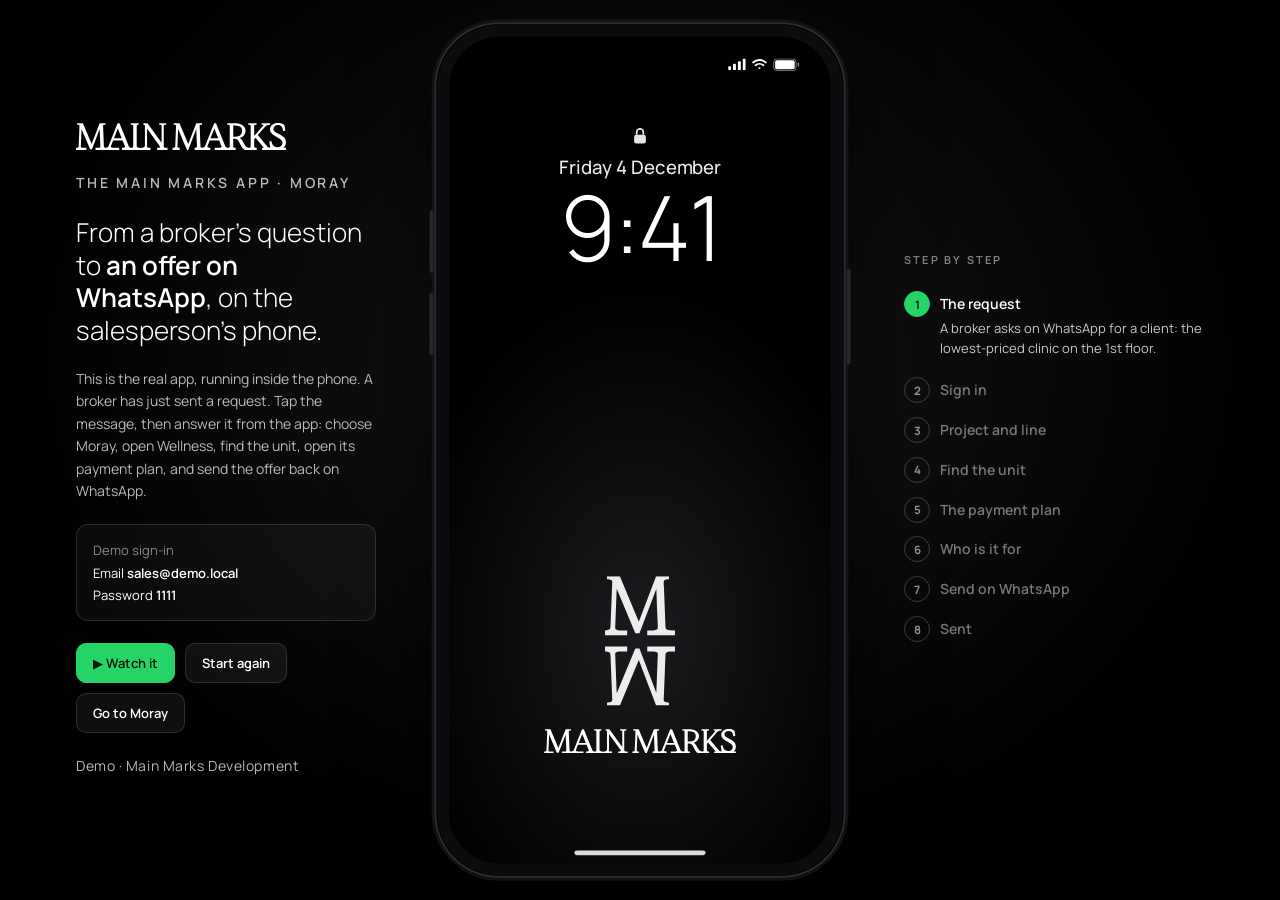
<file: index.html>
<!doctype html>
<html lang="en">
<head>
<meta charset="utf-8">
<meta name="viewport" content="width=device-width,initial-scale=1,viewport-fit=cover">
<title>Main Marks App Demo</title>
<meta name="theme-color" content="#000000">
<link rel="icon" href="img/icon.svg" type="image/svg+xml">
<link rel="preconnect" href="https://fonts.googleapis.com">
<link rel="preconnect" href="https://fonts.gstatic.com" crossorigin>
<link href="https://fonts.googleapis.com/css2?family=Manrope:wght@300..700&display=swap" rel="stylesheet">
<!-- ------------------------------------------------------------------
     The demo in a phone. The REAL app runs inside the frame (an iframe of
     this same folder), at an iPhone's 390 px, so every media query, tap
     and animation is the one a salesperson's phone gets. The frame is
     scaled to fit the window; the app inside is never resized.
     On a phone, the frame is dropped and the app fills the screen.
     ------------------------------------------------------------------ -->
<style>
  :root {
    --ink: #000; --white: #fff; --muted: #8B8989; --orange: #F7951E;
    --edge: rgba(255, 255, 255, .13);
    --screen-w: 390px; --screen-h: 844px; --bezel: 13px;
  }
  * { box-sizing: border-box; }
  html, body { margin: 0; height: 100%; background: var(--ink); color: var(--white);
    font-family: 'Manrope', system-ui, sans-serif; }
  body { display: flex; align-items: center; justify-content: center; gap: 56px; overflow: hidden;
    background: radial-gradient(ellipse at 50% 40%, #17171a 0%, #000 70%); }

  /* ---- the words beside the phone ---- */
  .side { width: 300px; display: flex; flex-direction: column; gap: 22px;
    max-height: calc(100vh - 24px); overflow-y: auto; scrollbar-width: none; }   /* never cut off at the top */
  .side::-webkit-scrollbar { display: none; }
  .side img.mm { width: 210px; height: auto; display: block; }
  .eyebrow { margin: 0; font-size: 11px; font-weight: 600; letter-spacing: .2em; text-transform: uppercase; color: var(--muted); }
  .side h1 { margin: 0; font-size: 26px; font-weight: 300; line-height: 1.25; }
  .side h1 b { font-weight: 600; }
  .side p { margin: 0; font-size: 14px; line-height: 1.6; color: rgba(255, 255, 255, .72); }
  .creds { padding: 14px 16px; border: 1px solid var(--edge); border-radius: 12px; font-size: 13px; line-height: 1.7;
    background: rgba(255, 255, 255, .04); }
  .creds span { color: var(--muted); }
  .creds b { font-weight: 600; }
  .btns { display: flex; gap: 10px; flex-wrap: wrap; }
  .btn { font: inherit; font-size: 13px; font-weight: 600; color: var(--white); cursor: pointer; text-decoration: none;
    padding: 10px 16px; border-radius: 10px; background: rgba(255, 255, 255, .06); border: 1px solid var(--edge); }
  .btn:hover { border-color: rgba(255, 255, 255, .3); }
  .btn:focus-visible { outline: 2px solid var(--orange); outline-offset: 2px; }
  .foot { font-size: 11px; color: var(--muted); letter-spacing: .04em; }

  /* ---- the phone ---- */
  .stage { flex: none; }
  .phone {
    position: relative;
    width: calc(var(--screen-w) + 2 * var(--bezel));
    height: calc(var(--screen-h) + 2 * var(--bezel));
    padding: var(--bezel); border-radius: 64px;
    background: #0c0c0e;
    box-shadow: 0 0 0 2px #2b2b30, 0 0 0 5px #111114, 0 40px 90px rgba(0, 0, 0, .7), inset 0 0 0 1px #000;
    transform-origin: 50% 50%;
  }
  /* the side buttons */
  .phone::before, .phone::after { content: ''; position: absolute; width: 4px; border-radius: 2px; background: #26262b; }
  .phone::before { left: -7px; top: 190px; height: 64px; box-shadow: 0 84px 0 #26262b; }
  .phone::after { right: -7px; top: 250px; height: 98px; }
  .screen { position: relative; width: 100%; height: 100%; border-radius: 51px; overflow: hidden; background: #000;
    display: flex; flex-direction: column; }
  .status { flex: none; height: 50px; display: flex; align-items: center; justify-content: space-between;
    padding: 6px 32px 0 40px; font-size: 15px; font-weight: 600; color: #fff; }
  .status svg { display: block; }
  .status { position: relative; z-index: 3; }
  .screen.locked .status > span:first-child { visibility: hidden; }
  .island { position: absolute; top: 11px; left: 50%; transform: translateX(-50%); width: 122px; height: 35px;
    border-radius: 20px; background: #000; z-index: 3; }
  iframe { flex: 1 1 auto; width: 100%; border: 0; display: block; background: #000; }
  .home { position: absolute; bottom: 8px; left: 50%; transform: translateX(-50%); width: 134px; height: 5px;
    border-radius: 3px; background: rgba(255, 255, 255, .85); z-index: 3; pointer-events: none; }

  /* ---- the lock screen: the demo starts with a broker's message ---- */
  .lock { position: absolute; inset: 0; z-index: 2; display: flex; flex-direction: column; align-items: center;
    padding-top: 92px; cursor: default;
    background: radial-gradient(ellipse 90% 60% at 50% 72%, #1b1b1f 0%, #000 72%);
    transition: transform .55s cubic-bezier(.6, 0, .3, 1), opacity .55s ease; }
  /* the wallpaper: the Main Marks emblem and wordmark, low on the screen */
  .lock .wall { position: absolute; left: 0; right: 0; bottom: 112px; display: flex; flex-direction: column;
    align-items: center; gap: 24px; pointer-events: none; }
  .lock .wall .em { height: 132px; width: auto; opacity: .92; }
  .lock .wall .wm { width: 196px; height: auto; }
  .lock.away { transform: translateY(-100%); opacity: .4; pointer-events: none; }
  .lock.gone { display: none; }
  .lock .lk { width: 14px; height: 18px; opacity: .9; }
  .lock .date { margin-top: 10px; font-size: 19px; font-weight: 500; letter-spacing: .01em; color: rgba(255,255,255,.92); }
  .lock .time { font-size: 92px; font-weight: 300; line-height: 1; letter-spacing: -.02em; margin-top: 2px;
    text-shadow: 0 2px 30px rgba(0,0,0,.35); }
  .lock .hint { position: absolute; bottom: 40px; left: 0; right: 0; text-align: center; font-size: 13px; font-weight: 500;
    color: rgba(255,255,255,.8); opacity: 0; transition: opacity .4s ease; }
  .lock.ringing .hint { opacity: 1; animation: hintPulse 2.2s ease-in-out infinite; }
  @keyframes hintPulse { 50% { opacity: .45; } }

  .note { position: absolute; top: 300px; left: 10px; right: 10px; z-index: 3; display: flex; gap: 11px; align-items: flex-start;
    padding: 12px 14px 13px; border-radius: 22px; text-align: left; font: inherit; color: #fff; cursor: pointer;
    background: rgba(40, 40, 44, .62); border: 1px solid rgba(255,255,255,.1);
    -webkit-backdrop-filter: blur(22px) saturate(1.4); backdrop-filter: blur(22px) saturate(1.4);
    box-shadow: 0 10px 30px rgba(0,0,0,.35);
    transform: translateY(46px) scale(.96); opacity: 0; }
  .lock.ringing .note { animation: noteIn .62s cubic-bezier(.2, 1.25, .4, 1) forwards, buzz .42s ease-in-out .7s 2; }
  .note:active { transform: scale(.97); }
  .note:focus-visible { outline: 2px solid var(--orange); outline-offset: 2px; }
  @keyframes noteIn { from { transform: translateY(46px) scale(.96); opacity: 0; } to { transform: none; opacity: 1; } }
  @keyframes buzz { 0%, 100% { translate: 0; } 20% { translate: -3px; } 40% { translate: 3px; } 60% { translate: -2px; } 80% { translate: 2px; } }
  .note .ic { flex: none; width: 38px; height: 38px; border-radius: 10px; background: #25D366; display: grid; place-items: center; }
  .note .tx { flex: 1; min-width: 0; }
  .note .hd { display: flex; justify-content: space-between; gap: 8px; font-size: 13px; font-weight: 700; }
  .note .hd span { font-weight: 500; color: rgba(255,255,255,.6); }
  .note .bd { margin-top: 2px; font-size: 14px; line-height: 1.38; color: rgba(255,255,255,.92); }

  /* the request, kept beside the phone once it has been opened */
  .req { padding: 14px 16px; border-radius: 12px; font-size: 13px; line-height: 1.6;
    border: 1px solid rgba(37, 211, 102, .35); background: rgba(37, 211, 102, .07); }
  .req span { display: block; font-size: 11px; font-weight: 600; letter-spacing: .14em; text-transform: uppercase; color: #25D366; margin-bottom: 4px; }
  .req[hidden] { display: none; }

  /* ==================================================================
     THE PHONE'S OWN SCREENS (build 83). "Send offer on WhatsApp" in the
     app calls MMDemo.share(): the iOS share sheet slides up from the
     bottom, a WhatsApp chat is chosen, WhatsApp shows the offer PDF before
     sending, and the chat shows it sent. These are the phone, not the app,
     so they live here, over the app's frame. Dark, as the lock screen.
     ================================================================== */
  .screen { --sb: 50px; }                         /* the status bar's height */
  .os { position: absolute; inset: 0; z-index: 2; display: none; overflow: hidden;
    font-family: -apple-system, BlinkMacSystemFont, 'SF Pro Text', 'Manrope', system-ui, sans-serif; }
  .os.on { display: block; }
  .os-dim { position: absolute; inset: 0; background: rgba(0, 0, 0, .45); opacity: 0; transition: opacity .35s ease; }
  .os.up .os-dim { opacity: 1; }

  /* the share sheet */
  .sheet { position: absolute; left: 0; right: 0; bottom: 0; height: min(570px, calc(100% - var(--sb) - 20px));
    background: #1c1c1e; border-radius: 14px 14px 0 0; color: #fff; display: flex; flex-direction: column;
    transform: translateY(100%); transition: transform .5s cubic-bezier(.32, .72, 0, 1); }
  .os.up .sheet { transform: none; }
  .sheet .grab { flex: none; width: 36px; height: 5px; border-radius: 3px; background: #48484a; margin: 6px auto 0; }
  .sh-head { flex: none; display: flex; align-items: center; gap: 12px; padding: 12px 16px 14px; border-bottom: .5px solid #38383a; }
  .sh-thumb { flex: none; width: 42px; height: 56px; border-radius: 5px; background: #fff center top / cover no-repeat;
    box-shadow: 0 0 0 .5px rgba(255,255,255,.15); display: grid; place-items: center; }
  .sh-thumb.is-text { background: #25D366; }
  .sh-thumb .spin { width: 18px; height: 18px; border-radius: 50%; border: 2px solid #c7c7cc; border-top-color: transparent;
    animation: spin .8s linear infinite; }
  @keyframes spin { to { transform: rotate(360deg); } }
  .sh-title { flex: 1; min-width: 0; }
  .sh-title b { display: -webkit-box; -webkit-line-clamp: 2; -webkit-box-orient: vertical; overflow: hidden;
    font-size: 15px; font-weight: 600; line-height: 1.25; }
  .sh-title span { display: block; margin-top: 2px; font-size: 13px; color: #8e8e93; }
  .sh-x { flex: none; width: 30px; height: 30px; border-radius: 50%; border: 0; background: #3a3a3c; color: #c7c7cc;
    font-size: 15px; line-height: 30px; cursor: pointer; }
  .sh-body { flex: 1; overflow-y: auto; padding-bottom: 30px; }
  .sh-row { display: flex; gap: 6px; overflow-x: auto; padding: 16px 12px 14px; scrollbar-width: none; }
  .sh-row::-webkit-scrollbar { display: none; }
  .sh-row + .sh-row { border-top: .5px solid #38383a; }
  .who, .app2 { flex: none; width: 76px; display: flex; flex-direction: column; align-items: center; gap: 6px;
    background: none; border: 0; color: #fff; font: inherit; cursor: pointer; padding: 0; }
  .who .av { position: relative; width: 62px; height: 62px; border-radius: 50%; display: grid; place-items: center;
    font-size: 22px; font-weight: 600; color: #fff; }
  .who .av i { position: absolute; right: -2px; bottom: -2px; width: 24px; height: 24px; border-radius: 50%; background: #25D366;
    border: 2px solid #1c1c1e; display: grid; place-items: center; }
  .who .nm, .app2 .nm { font-size: 11.5px; line-height: 1.25; text-align: center; }
  .who .nm small { display: block; color: #8e8e93; font-size: 11px; }
  .who.asked .av { box-shadow: 0 0 0 2.5px #1c1c1e, 0 0 0 4.5px #25D366; }
  .app2 .ic2 { width: 62px; height: 62px; border-radius: 15px; display: grid; place-items: center; }
  .who:active .av, .app2:active .ic2 { filter: brightness(.8); }
  .sh-acts { margin: 6px 16px 0; border-radius: 12px; background: #2c2c2e; overflow: hidden; }
  .sh-acts button { display: flex; width: 100%; justify-content: space-between; align-items: center; padding: 13px 16px;
    background: none; border: 0; color: #fff; font: inherit; font-size: 16px; cursor: pointer; text-align: left; }
  .sh-acts button + button { border-top: .5px solid #3a3a3c; }
  .sh-acts button span { color: #c7c7cc; font-size: 17px; }
  /* ---- THE GUIDE (build 85): the stopwatch and the steps, beside the phone ---- */
  .guide { width: 300px; display: flex; flex-direction: column; gap: 18px; }
  .guide-k { margin: 0; font-size: 11px; font-weight: 600; letter-spacing: .2em; text-transform: uppercase; color: var(--muted); }
  .sw { display: flex; flex-direction: column; gap: 4px; padding: 16px 18px; border-radius: 14px;
    border: 1px solid var(--edge); background: rgba(255, 255, 255, .04); }
  .sw-k { font-size: 11px; font-weight: 600; letter-spacing: .12em; text-transform: uppercase; color: var(--muted); line-height: 1.5; }
  .sw-t { font-size: 44px; font-weight: 300; line-height: 1.1; letter-spacing: -.01em; font-variant-numeric: tabular-nums; }
  .sw-s { font-size: 13px; line-height: 1.5; color: rgba(255, 255, 255, .72); }
  .sw-best { font-size: 12px; color: var(--muted); }
  .sw-best:empty { display: none; }
  .sw.is-run .sw-t { color: #fff; }
  .sw.is-done { border-color: rgba(37, 211, 102, .45); background: rgba(37, 211, 102, .07); }
  .sw.is-done .sw-t { color: #25D366; }
  .sw.is-done .sw-s { color: #fff; font-weight: 600; }
  .sw-mini { display: none; }
  .sw-mini .sw-t { font-size: 30px; }
  .steps2 { list-style: none; margin: 0; padding: 0; display: flex; flex-direction: column; gap: 2px; counter-reset: st; }
  .steps2 li { position: relative; padding: 7px 0 7px 36px; counter-increment: st; color: rgba(255, 255, 255, .45);
    transition: color .3s ease; }
  .steps2 li::before { content: counter(st); position: absolute; left: 0; top: 6px; width: 24px; height: 24px; border-radius: 50%;
    display: grid; place-items: center; font-size: 11.5px; font-weight: 700; border: 1px solid rgba(255, 255, 255, .2);
    color: rgba(255, 255, 255, .55); transition: all .3s ease; }
  .steps2 li b { display: block; font-size: 14px; font-weight: 600; line-height: 1.7; }
  .steps2 li p { margin: 2px 0 4px; font-size: 13px; line-height: 1.55; color: rgba(255, 255, 255, .78);
    display: none; }
  .steps2 li.is-done { color: rgba(255, 255, 255, .7); }
  .steps2 li.is-done::before { content: '✓'; background: rgba(37, 211, 102, .16); border-color: rgba(37, 211, 102, .5); color: #25D366; }
  .steps2 li.is-now { color: #fff; }
  .steps2 li.is-now::before { background: #25D366; border-color: #25D366; color: #04160b; }
  .steps2 li.is-now p { display: block; }
  /* a laptop narrower than three columns: the guide folds away, the stopwatch stays on the left */
  @media (max-width: 1179px) and (min-width: 761px) {
    .guide { display: none; }
    .sw-mini { display: flex; }
  }
  /* the stopwatch's result, inside the chat (seen on a phone, where there is no column beside it) */
  .chat .sent-chip { align-self: center; margin: 8px 0; padding: 6px 12px; border-radius: 10px; font-size: 12px; font-weight: 600;
    color: #25D366; background: rgba(37, 211, 102, .1); border: 1px solid rgba(37, 211, 102, .35); }
  /* ---- BEAT THE DEMO (build 87): the card on the phone at the end ---- */
  .beat { position: absolute; inset: 0; z-index: 5; display: flex; align-items: flex-end; }
  .beat[hidden] { display: none; }
  .beat-dim { position: absolute; inset: 0; background: rgba(0, 0, 0, .55); opacity: 0; transition: opacity .3s ease; }
  .beat-card { position: relative; width: 100%; padding: 22px 20px 34px; border-radius: 18px 18px 0 0; background: #111;
    border-top: 1px solid rgba(37, 211, 102, .45); color: #fff; text-align: center;
    transform: translateY(100%); transition: transform .45s cubic-bezier(.32, .72, 0, 1); }
  .beat.in .beat-dim { opacity: 1; }
  .beat.in .beat-card { transform: none; }
  .beat-k { margin: 0; font-size: 11px; font-weight: 700; letter-spacing: .18em; text-transform: uppercase; color: #25D366; }
  .beat-t { margin: 8px 0 0; font-size: 46px; font-weight: 300; line-height: 1.05; font-variant-numeric: tabular-nums; }
  .beat-h { margin: 10px 0 0; font-size: 18px; font-weight: 600; line-height: 1.3; }
  .beat-p { margin: 6px 0 0; font-size: 13.5px; line-height: 1.5; color: rgba(255, 255, 255, .72); }
  .beat-acts { display: flex; flex-direction: column; gap: 10px; margin-top: 18px; }
  .beat-go { font: inherit; font-size: 16px; font-weight: 700; padding: 14px; border-radius: 14px; border: 0; cursor: pointer;
    background: #25D366; color: #04160b; }
  .beat-row { display: flex; gap: 10px; }
  .beat-row > * { flex: 1; font: inherit; font-size: 13.5px; font-weight: 600; padding: 11px; border-radius: 12px; cursor: pointer;
    background: rgba(255, 255, 255, .07); border: 1px solid var(--edge); color: #fff; text-decoration: none; text-align: center; }
  .beat-row > [hidden] { display: none; }
  .beat-go:focus-visible, .beat-row > *:focus-visible { outline: 2px solid var(--orange); outline-offset: 2px; }
  /* ---- DOWNLOAD THE OFFER (build 86): once it is sent, the viewer can keep the PDF ---- */
  .dl { display: flex; align-items: center; gap: 12px; padding: 12px 14px; border-radius: 12px; text-decoration: none; color: #fff;
    border: 1px solid rgba(37, 211, 102, .45); background: rgba(37, 211, 102, .08); }
  .dl[hidden] { display: none; }
  /* three columns: the download sits under the stopwatch, on the right; narrower, on the left */
  @media (min-width: 1180px) { .side .dl { display: none; } }
  .dl:hover { background: rgba(37, 211, 102, .14); }
  .dl:focus-visible { outline: 2px solid var(--orange); outline-offset: 2px; }
  .dl .pdf { flex: none; width: 30px; height: 36px; border-radius: 3px; background: #e2483d; color: #fff;
    font-size: 9px; font-weight: 700; display: grid; place-items: end center; padding-bottom: 5px; }
  .dl b { display: block; font-size: 13.5px; font-weight: 600; }
  .dl span.sub { display: block; font-size: 12px; color: rgba(255, 255, 255, .65); margin-top: 1px; }
  /* in the chat, so a phone (no column beside it) has it too */
  .chat .dl-chip { align-self: center; margin: 8px 0; padding: 7px 13px; border-radius: 10px; font-size: 12.5px; font-weight: 600;
    color: #25D366; background: rgba(37, 211, 102, .1); border: 1px solid rgba(37, 211, 102, .35); text-decoration: none; }
  .wa-top .wa-dl { flex: none; color: #00a884; font-size: 15px; text-decoration: none; padding: 4px; }
  .wa-top .wa-dl[hidden] { display: none; }
  .bub.in.typing { color: #8696a0; font-style: italic; }

  /* ---- WATCH IT (build 84): the demo plays itself, a tap mark at every touch ---- */
  .btn-watch { background: #25D366; border-color: #25D366; color: #04160b; }
  .btn-watch:hover { border-color: #5ee08f; background: #3ddc79; }
  .btn-watch[aria-pressed="true"] { background: rgba(255, 255, 255, .06); border-color: var(--edge); color: var(--white); }
  .watch-pill { display: none; position: absolute; left: 50%; bottom: 74px; transform: translateX(-50%); z-index: 3;
    padding: 9px 16px; border-radius: 20px; border: 1px solid rgba(255,255,255,.18); background: rgba(255,255,255,.08);
    color: #fff; font: inherit; font-size: 13px; font-weight: 600; cursor: pointer; white-space: nowrap; }
  .shield { position: absolute; inset: 0; z-index: 6; cursor: pointer; }
  .shield[hidden] { display: none; }
  .tap { position: absolute; z-index: 7; width: 46px; height: 46px; margin: -23px 0 0 -23px; border-radius: 50%;
    pointer-events: none; opacity: 0; background: rgba(255, 255, 255, .32); box-shadow: 0 0 0 2px rgba(255, 255, 255, .85), 0 4px 18px rgba(0, 0, 0, .45); }
  .tap.on { animation: tapIn .9s ease-out forwards; }
  /* a swipe: the finger lands, slides left, lifts (build 85) */
  .tap.swipe { animation: swipeIn 1s ease-in-out forwards; }
  @keyframes swipeIn {
    0% { opacity: 0; transform: translateX(80px) scale(1.2); }
    18% { opacity: 1; transform: translateX(80px) scale(1); }
    80% { opacity: 1; transform: translateX(-80px) scale(1); }
    100% { opacity: 0; transform: translateX(-90px) scale(1.15); }
  }
  @keyframes tapIn {
    0% { opacity: 0; transform: scale(1.5); }
    25% { opacity: 1; transform: scale(1); }
    45% { transform: scale(.82); }
    70% { opacity: 1; transform: scale(1); }
    100% { opacity: 0; transform: scale(1.25); }
  }

  /* a phone has no scrollbars (the app's frame hides its own the same way) */
  .os .pages, .os .chat, .os .sh-body, .os .wa-list { scrollbar-width: none; }
  .os .pages::-webkit-scrollbar, .os .chat::-webkit-scrollbar, .os .sh-body::-webkit-scrollbar,
  .os .wa-list::-webkit-scrollbar { display: none; width: 0; height: 0; }
  .toast { position: absolute; left: 50%; bottom: 46px; transform: translate(-50%, 12px); opacity: 0; z-index: 5;
    padding: 9px 14px; border-radius: 18px; background: rgba(60, 60, 64, .96); color: #fff; font-size: 13px;
    white-space: nowrap; transition: opacity .25s ease, transform .25s ease; pointer-events: none; }
  .toast.on { opacity: 1; transform: translate(-50%, 0); }

  /* WhatsApp: the screens a share into it shows (dark theme) */
  .wa { position: absolute; inset: 0; background: #0b141a; color: #e9edef; display: flex; flex-direction: column;
    transform: translateX(100%); transition: transform .38s cubic-bezier(.32, .72, 0, 1); }
  .wa.in { transform: none; }
  .wa.from-bottom { transform: translateY(100%); }
  .wa.from-bottom.in { transform: none; }
  .wa-top { flex: none; display: flex; align-items: center; gap: 10px; padding: calc(var(--sb) + 6px) 12px 10px;
    background: #1f2c34; }
  .wa-top button { background: none; border: 0; color: #00a884; font: inherit; font-size: 16px; cursor: pointer; padding: 4px; }
  .wa-top .av { width: 36px; height: 36px; border-radius: 50%; display: grid; place-items: center; font-size: 14px; font-weight: 600; color: #fff; flex: none; }
  .wa-top .tt { flex: 1; min-width: 0; }
  .wa-top .tt b { display: block; font-size: 16px; font-weight: 600; white-space: nowrap; overflow: hidden; text-overflow: ellipsis; }
  .wa-top .tt span { display: block; font-size: 12px; color: #8696a0; }
  .wa-top.center .tt { text-align: center; }
  .wa-list { flex: 1; overflow-y: auto; }
  .wa-list h6 { margin: 14px 16px 6px; font-size: 12px; font-weight: 600; letter-spacing: .04em; text-transform: uppercase; color: #8696a0; }
  .wa-list button { display: flex; width: 100%; align-items: center; gap: 12px; padding: 9px 16px; background: none; border: 0;
    color: #e9edef; font: inherit; text-align: left; cursor: pointer; }
  .wa-list button .av { width: 44px; height: 44px; border-radius: 50%; display: grid; place-items: center; font-weight: 600; color: #fff; flex: none; }
  .wa-list button b { display: block; font-size: 16px; font-weight: 500; }
  .wa-list button span { display: block; font-size: 13px; color: #8696a0; }
  .wa-list button:active { background: #202c33; }

  /* the document before it is sent, and the viewer */
  .pages { flex: 1; overflow-y: auto; padding: 14px 18px 18px; display: flex; flex-direction: column; gap: 12px;
    overscroll-behavior: contain; background: #0b141a; }
  .pages img, .pages canvas { display: block; width: 100%; height: auto; background: #fff; border-radius: 2px;
    box-shadow: 0 2px 10px rgba(0, 0, 0, .5); }
  .pages .wait { margin: auto; display: flex; flex-direction: column; align-items: center; gap: 12px; color: #8696a0; font-size: 13px; }
  .pages .wait .spin { width: 26px; height: 26px; border-color: #8696a0; border-top-color: transparent; }
  .pages .fail { margin: auto; padding: 0 20px; text-align: center; color: #f15c6d; font-size: 13px; line-height: 1.5; }
  .pg-count { position: absolute; top: calc(var(--sb) + 64px); left: 50%; transform: translateX(-50%); padding: 3px 10px;
    border-radius: 10px; background: rgba(0, 0, 0, .6); font-size: 12px; color: #fff; pointer-events: none; }
  .wa-cap { flex: none; display: flex; align-items: flex-end; gap: 10px; padding: 10px 12px 30px; background: #0b141a; }
  .wa-cap .cap { flex: 1; min-width: 0; max-height: 64px; overflow: hidden; padding: 9px 14px; border-radius: 20px; background: #1f2c34;
    font-size: 13px; line-height: 1.35; color: #d1d7db; white-space: pre-line; }
  .wa-send { flex: none; width: 46px; height: 46px; border-radius: 50%; border: 0; background: #00a884; display: grid; place-items: center; cursor: pointer; }
  .wa-send:disabled { opacity: .45; cursor: default; }

  /* the chat */
  .chat { flex: 1; overflow-y: auto; padding: 10px 10px 14px; display: flex; flex-direction: column; gap: 6px;
    background-color: #0b141a;
    background-image: radial-gradient(rgba(255,255,255,.035) 1px, transparent 1.2px); background-size: 18px 18px; }
  .chat .day { align-self: center; margin: 4px 0 6px; padding: 4px 10px; border-radius: 8px; background: #182229; font-size: 11.5px; color: #8696a0; }
  .bub { max-width: 82%; padding: 6px 8px 5px 9px; border-radius: 8px; font-size: 14px; line-height: 1.38; position: relative; }
  .bub.in { align-self: flex-start; background: #1f2c34; border-top-left-radius: 0; }
  .bub.out { align-self: flex-end; background: #005c4b; border-top-right-radius: 0; }
  .bub .tm { float: right; margin: 6px 0 -3px 10px; font-size: 11px; color: rgba(233, 237, 239, .6); display: inline-flex; align-items: center; gap: 3px; }
  .bub .tk path { stroke: #8696a0; transition: stroke .4s ease; }
  .bub .tk.read path { stroke: #53bdeb; }
  .bub.doc { padding: 4px; width: 82%; cursor: pointer; }
  .bub.doc .pv { height: 150px; border-radius: 6px 6px 0 0; background: #fff center top / cover no-repeat; }
  .bub.doc .row { display: flex; align-items: center; gap: 10px; padding: 9px 8px; background: #025144; border-radius: 0 0 6px 6px; }
  .bub.doc .row .pdf { flex: none; width: 30px; height: 36px; border-radius: 3px; background: #e2483d; color: #fff;
    font-size: 9px; font-weight: 700; display: grid; place-items: end center; padding-bottom: 5px; }
  .bub.doc .row b { display: block; font-size: 13.5px; font-weight: 500; line-height: 1.3; word-break: break-word; }
  .bub.doc .row span { display: block; font-size: 12px; color: rgba(233, 237, 239, .6); margin-top: 2px; }
  .bub.doc .tm { float: none; display: flex; justify-content: flex-end; margin: 2px 4px 0; }
  .bub.ph { padding: 3px; width: 80%; }
  .bub.ph img { display: block; width: 100%; max-height: 360px; object-fit: cover; object-position: top; border-radius: 6px; }
  .bub.ph .cap { padding: 6px 6px 2px; }
  .bub.pop { animation: pop .3s cubic-bezier(.2, 1.2, .4, 1) both; }
  @keyframes pop { from { opacity: 0; transform: translateY(10px) scale(.97); } }
  .wa-bar { flex: none; display: flex; align-items: center; gap: 8px; padding: 8px 10px 30px; background: #1f2c34; }
  .wa-bar span { flex: 1; padding: 8px 14px; border-radius: 18px; background: #2a3942; color: #8696a0; font-size: 14px; }

  /* ---- on a phone, the app IS the screen ---- */
  @media (max-width: 760px) {
    .screen { --sb: env(safe-area-inset-top, 0px); }
    body { display: block; background: #000; }
    .side { display: none; }
    .phone { width: 100vw; height: 100dvh; padding: 0; border-radius: 0; box-shadow: none; background: #000; transform: none !important; }
    .phone::before, .phone::after, .status, .island, .home { display: none; }
    .screen { border-radius: 0; }
    .lock { padding-top: 70px; }
    .watch-pill { display: block; }          /* the side panel, with its Watch it button, is hidden here */
    .guide { display: none; }                /* the result shows in the chat instead */
    .note { top: 270px; }
  }
  @media (prefers-reduced-motion: reduce) {
    .lock.ringing .note { animation: none; transform: none; opacity: 1; }
    .lock.ringing .hint { animation: none; }
  }
</style>
</head>
<body>

<section class="side" aria-label="About this demo">
  <img class="mm" src="img/mainmarks-wordmark.svg" alt="Main Marks">
  <p class="eyebrow">The Main Marks app · Moray</p>
  <h1>From a broker’s question to <b>an offer on WhatsApp</b>, on the salesperson’s phone.</h1>
  <p>This is the real app, running inside the phone. A broker has just sent a request. Tap the message, then answer it from the app: choose Moray, open Wellness, find the unit, open its payment plan, and send the offer back on WhatsApp.</p>
  <div class="req" id="req" hidden>
    <span>The request</span>
    Sara Sales Nawy, a broker at Nawy: a cardiologist wants the lowest-priced clinic at Moray Wellness, on the first floor only (his patients have heart problems).
  </div>
  <div class="sw sw-mini" aria-hidden="true">
    <span class="sw-k">Stopwatch</span>
    <span class="sw-t">0:00.0</span>
    <span class="sw-s">Starts when the message is opened</span>
    <span class="sw-best"></span>
  </div>
  <a class="dl" id="dlSide" hidden download>
    <span class="pdf" aria-hidden="true">PDF</span>
    <span><b>Download the offer PDF</b><span class="sub" id="dlSideSub">The one just sent to the broker</span></span>
  </a>
  <div class="creds">
    <span>Demo sign-in</span><br>
    Email <b>sales@demo.local</b><br>
    Password <b>1111</b>
  </div>
  <div class="btns">
    <button class="btn btn-watch" type="button" id="watch" aria-pressed="false"><span class="wi" aria-hidden="true">▶</span> <span class="wl">Watch it</span></button>
    <button class="btn" type="button" id="restart">Start again</button>
    <button class="btn" type="button" id="moray">Go to Moray</button>
  </div>
  <p class="foot" id="build">Demo · Main Marks Development</p>
</section>

<div class="stage">
  <div class="phone" id="phone">
    <div class="screen" id="screen">
      <div class="island" aria-hidden="true"></div>
      <div class="status" aria-hidden="true">
        <span>9:41</span>
        <span style="display:flex;gap:6px;align-items:center">
          <svg width="18" height="12" viewBox="0 0 18 12" fill="#fff"><rect x="0" y="8" width="3" height="4" rx="1"/><rect x="5" y="5.5" width="3" height="6.5" rx="1"/><rect x="10" y="3" width="3" height="9" rx="1"/><rect x="15" y="0" width="3" height="12" rx="1"/></svg>
          <svg width="16" height="12" viewBox="0 0 16 12" fill="none" stroke="#fff" stroke-width="1.8" stroke-linecap="round"><path d="M1.5 4.2a9.5 9.5 0 0 1 13 0"/><path d="M4 7a6 6 0 0 1 8 0"/><circle cx="8" cy="10" r="1" fill="#fff" stroke="none"/></svg>
          <svg width="27" height="13" viewBox="0 0 27 13" fill="none"><rect x=".5" y=".5" width="23" height="12" rx="3.5" stroke="rgba(255,255,255,.5)"/><rect x="2" y="2" width="20" height="9" rx="2" fill="#fff"/><rect x="25" y="4.5" width="1.6" height="4" rx=".8" fill="rgba(255,255,255,.5)"/></svg>
        </span>
      </div>
      <iframe id="app" src="about:blank" title="The Main Marks app"></iframe>
      <div class="lock" id="lock">
        <svg class="lk" viewBox="0 0 14 18" fill="none" stroke="#fff" stroke-width="1.8" aria-hidden="true"><rect x="1" y="8" width="12" height="9" rx="2.2" fill="#fff" stroke="none"/><path d="M3.6 8V5.4a3.4 3.4 0 0 1 6.8 0V8"/></svg>
        <div class="date" id="date">Thursday 1 October</div>
        <div class="time">9:41</div>
        <button class="note" id="note" type="button" aria-label="New WhatsApp message from Sara Sales Nawy. Open it.">
          <span class="ic" aria-hidden="true">
            <svg width="22" height="22" viewBox="0 0 24 24" fill="#fff"><path d="M12 2.2a9.8 9.8 0 0 0-8.4 14.8L2.3 21.8l4.9-1.3A9.8 9.8 0 1 0 12 2.2Zm0 2a7.8 7.8 0 1 1-4 14.5l-.3-.2-2.8.8.8-2.7-.2-.3A7.8 7.8 0 0 1 12 4.2Z"/></svg>
          </span>
          <span class="tx">
            <span class="hd">Sara Sales Nawy <span>now</span></span>
            <span class="bd" style="display:block">Hi! My client is a cardiologist. His patients usually have heart problems, so he won’t accept anything higher than the first floor. What’s your lowest-priced first-floor clinic at Moray Wellness?</span>
          </span>
        </button>
        <div class="wall" aria-hidden="true">
          <img class="em" src="img/mainmarks-emblem.svg" alt="">
          <img class="wm" src="img/mainmarks-wordmark.svg" alt="">
        </div>
        <div class="hint">Tap the message to answer it</div>
        <button class="watch-pill" type="button" id="watch2">▶ Watch it play</button>
      </div>

      <!-- the phone's own screens (build 83): share sheet -> WhatsApp -->
      <div class="os" id="os" aria-hidden="true">
        <div class="os-dim" id="osDim"></div>
        <div class="sheet" id="sheet" role="dialog" aria-label="Share">
          <div class="grab"></div>
          <div class="sh-head">
            <div class="sh-thumb" id="shThumb"><span class="spin"></span></div>
            <div class="sh-title"><b id="shName">Offer</b><span id="shMeta">Preparing the offer PDF…</span></div>
            <button class="sh-x" type="button" id="shClose" aria-label="Close">✕</button>
          </div>
          <div class="sh-body">
            <div class="sh-row" id="shPeople"></div>
            <div class="sh-row" id="shApps"></div>
            <div class="sh-acts">
              <button type="button" data-act="copy">Copy <span>⧉</span></button>
              <button type="button" data-act="files">Save to Files <span>▭</span></button>
              <button type="button" data-act="print">Print <span>⎙</span></button>
            </div>
          </div>
        </div>
        <section class="wa from-bottom" id="waPick" aria-label="WhatsApp: send to">
          <div class="wa-top center"><button type="button" data-back="pick">Cancel</button>
            <div class="tt"><b>Send to…</b></div><span style="width:52px"></span></div>
          <div class="wa-list" id="waPickList"></div>
        </section>
        <section class="wa" id="waPrev" aria-label="WhatsApp: the document before sending">
          <div class="wa-top"><button type="button" data-back="prev" aria-label="Cancel">✕</button>
            <span class="av" id="prevAv"></span><div class="tt"><b id="prevName"></b><span id="prevSub">Document</span></div></div>
          <div class="pages" id="prevPages"></div>
          <span class="pg-count" id="prevCount" hidden></span>
          <div class="wa-cap"><div class="cap" id="prevCap"></div>
            <button class="wa-send" type="button" id="prevSend" aria-label="Send">
              <svg width="22" height="22" viewBox="0 0 24 24" fill="#fff"><path d="M3.4 20.4 21 12 3.4 3.6 3.4 10l12.6 2-12.6 2z"/></svg></button></div>
        </section>
        <section class="wa" id="waChat" aria-label="WhatsApp chat">
          <div class="wa-top"><button type="button" data-back="chat" aria-label="Back to the app">‹ Back</button>
            <span class="av" id="chatAv"></span><div class="tt"><b id="chatName"></b><span id="chatSub">online</span></div></div>
          <div class="chat" id="chat"></div>
          <div class="wa-bar"><span>Message</span></div>
        </section>
        <section class="wa from-bottom" id="waView" aria-label="The offer PDF">
          <div class="wa-top"><button type="button" data-back="view">Done</button>
            <div class="tt"><b id="viewName"></b><span id="viewSub"></span></div>
            <a class="wa-dl" id="viewDl" hidden download aria-label="Download the offer PDF">Download</a></div>
          <div class="pages" id="viewPages"></div>
        </section>
        <div class="toast" id="toast"></div>
      </div>
      <!-- Watch it (build 84): the tap mark, and a shield that hands control back on a tap -->
      <!-- Beat the demo (build 87) -->
      <div class="beat" id="beat" hidden role="dialog" aria-labelledby="beatH">
        <div class="beat-dim"></div>
        <div class="beat-card">
          <p class="beat-k" id="beatK">Your turn</p>
          <p class="beat-t" id="beatT">0:00</p>
          <p class="beat-h" id="beatH"></p>
          <p class="beat-p" id="beatP"></p>
          <div class="beat-acts">
            <button class="beat-go" type="button" id="beatGo">Try to beat it</button>
            <div class="beat-row">
              <a id="beatDl" hidden download>Download the PDF</a>
              <button type="button" id="beatX">Stay here</button>
            </div>
          </div>
        </div>
      </div>
      <div class="shield" id="shield" hidden></div>
      <div class="tap" id="tap" aria-hidden="true"></div>
      <div class="home" aria-hidden="true"></div>
    </div>
  </div>
</div>

<!-- build 85: what is happening, step by step, and how long it has taken -->
<aside class="guide" aria-label="What is happening">
  <div class="sw">
    <span class="sw-k">Stopwatch · from the broker’s message to the offer sent</span>
    <span class="sw-t">0:00.0</span>
    <span class="sw-s">Starts when the message is opened</span>
    <span class="sw-best"></span>
  </div>
  <a class="dl" id="dlGuide" hidden download>
    <span class="pdf" aria-hidden="true">PDF</span>
    <span><b>Download the offer PDF</b><span class="sub" id="dlGuideSub">The one just sent to the broker</span></span>
  </a>
  <p class="guide-k">Step by step</p>
  <ol class="steps2" id="steps2"></ol>
</aside>

<script>
(function () {
  'use strict';
  var phone = document.getElementById('phone');
  var app = document.getElementById('app');

  /* fit the whole phone in the window; the app inside keeps its 390 px */
  function fit() {
    if (window.matchMedia('(max-width: 760px)').matches) { phone.style.transform = ''; return; }
    var h = phone.offsetHeight, w = phone.offsetWidth;
    /* room for the words on the left, and the guide on the right when it shows */
    var side = 380 + (window.matchMedia('(min-width: 1180px)').matches ? 356 : 0);
    var s = Math.min(1, (window.innerHeight - 48) / h, (window.innerWidth - side) / w);
    phone.style.transform = 'scale(' + Math.max(0.5, s).toFixed(3) + ')';
  }
  window.addEventListener('resize', fit);
  fit();

  /* a phone has no scrollbar: hide the desktop one inside the frame, or it
     takes 15 px off the app's width and the app lays out for 375 px */
  app.addEventListener('load', function () {
    try {
      var d = app.contentDocument;
      var st = d.createElement('style');
      st.textContent = 'html{scrollbar-width:none}::-webkit-scrollbar{display:none;width:0;height:0}';
      d.head.appendChild(st);
    } catch (e) { /* not the same origin: leave it */ }
  });

  /* ---- the opening: a locked phone, then the broker's message ----------
     The app is not loaded until the message is tapped, so its own sign-in
     or entry animation plays in front of the viewer, not behind the lock. */
  var lock = document.getElementById('lock');
  var note = document.getElementById('note');
  var req = document.getElementById('req');
  var screen = document.getElementById('screen');
  var ringTimer = null;

  try {
    document.getElementById('date').textContent =
      new Date().toLocaleDateString('en-GB', { weekday: 'long', day: 'numeric', month: 'long' });
  } catch (e) { /* keep the written date */ }

  function ring() {
    clearTimeout(ringTimer);
    closeAll(true); job = null;
    sentDone = false; reached = 0;
    dlHide(); swReset(); beatHide();
    app.src = 'about:blank';
    req.hidden = true;
    lock.classList.remove('away', 'gone', 'ringing');
    screen.classList.add('locked');
    void lock.offsetWidth;                       /* restart the slide-in */
    ringTimer = setTimeout(function () { lock.classList.add('ringing'); }, 1400);
  }

  function answer() {
    if (lock.classList.contains('away')) return;
    /* build 147 (Muhanad, 2026-10-28): the stopwatch runs only when Watch it is playing; a viewer who
       opens the message himself is not timed, and sees no clock */
    if (tour) swGo();
    var done = false;
    function unlock() {
      if (done) return;
      done = true;
      lock.classList.add('away');
      screen.classList.remove('locked');
      req.hidden = false;
      setTimeout(function () { lock.classList.add('gone'); }, 600);
    }
    app.addEventListener('load', function onLoad() {
      if (app.src.indexOf('about:blank') !== -1) return;
      app.removeEventListener('load', onLoad);
      unlock();
    });
    app.src = 'projects.html';                      /* signed out: the app sends it to sign-in */
    setTimeout(unlock, 1500);                    /* never leave the viewer on the lock */
  }

  /* ==================================================================
     THE SHARE SHEET AND WHATSAPP (build 83). The app's "Send offer on
     WhatsApp" calls MMDemo.share({ text, agent, unit, pdf }) from inside
     the frame; `pdf` makes the real offer PDF (js/offerpdf.js -> js/pdf.js)
     or is null for a unit the offer does not cover yet (then the text goes
     alone). The other contacts are invented. The broker is saved as "Sara Sales Nawy", the way a salesperson saves a broker (name, role, company).
     ================================================================== */
  function $(id) { return document.getElementById(id); }
  var os = $('os');
  var REQUEST = document.querySelector('#note .bd').textContent;
  var PEOPLE = [
    { name: 'Sara Sales Nawy', ini: 'SN', sub: 'Nawy', bg: '#7b5ea7', asked: true },
    { name: 'Omar Fathy', sub: 'Broker', bg: '#2f7d6d' },
    { name: 'Moray Sales', sub: 'Team group', bg: '#b5651d' },
    { name: 'Yasmin Nabil', sub: 'Broker', bg: '#3b6fb6' }
  ];
  var WA_ICON = '<svg width="13" height="13" viewBox="0 0 24 24" fill="#fff"><path d="M12 2.2a9.8 9.8 0 0 0-8.4 14.8L2.3 21.8l4.9-1.3A9.8 9.8 0 1 0 12 2.2Zm0 2a7.8 7.8 0 1 1-4 14.5l-.3-.2-2.8.8.8-2.7-.2-.3A7.8 7.8 0 0 1 12 4.2Z"/></svg>';
  var TICKS = '<svg class="tk" width="17" height="11" viewBox="0 0 17 11" fill="none" stroke-width="1.6" stroke-linecap="round" stroke-linejoin="round"><path d="M1 6l3 3 6-7.5"/><path d="M7.5 8.6 8 9l6-7.5"/></svg>';
  var job = null, timers = [], lastUrl = null;

  function later(fn, ms) { timers.push(setTimeout(fn, ms)); }
  function esc(s) { return String(s).replace(/[&<>"]/g, function (c) { return { '&': '&amp;', '<': '&lt;', '>': '&gt;', '"': '&quot;' }[c]; }); }
  /* WhatsApp's own formatting: *bold*, line breaks */
  function waText(s) { return esc(s).replace(/\*([^*\n]+)\*/g, '<b>$1</b>').replace(/~([^~\n]+)~/g, '<s>$1</s>').replace(/\n/g, '<br>'); }
  function initials(n) { return n.split(/\s+/).map(function (w) { return w[0]; }).join('').slice(0, 2).toUpperCase(); }
  function avatar(el, who) { el.textContent = (who.ini || initials(who.name)); el.style.background = who.bg; }
  function mb(bytes) { return bytes > 1048576 ? (bytes / 1048576).toFixed(1) + ' MB' : Math.round(bytes / 1024) + ' kB'; }
  var toastT = null;
  function toast(msg) {
    var t = $('toast'); t.textContent = msg; t.classList.add('on');
    clearTimeout(toastT); toastT = setTimeout(function () { t.classList.remove('on'); }, 1800);
  }

  var libs = {};
  function load(src) {
    if (!libs[src]) libs[src] = new Promise(function (ok, no) {
      var s = document.createElement('script'); s.src = src; s.onload = ok;
      s.onerror = function () { delete libs[src]; no(new Error('Could not load ' + src)); };
      document.head.appendChild(s);
    });
    return libs[src];
  }
  /* every page of the PDF as a picture, with Mozilla's PDF.js, so it shows
     the same on a laptop and on a phone (a phone's browser will not show a
     PDF inside a page) */
  function pagesOf(file) {
    return Promise.all([load('vendor/pdfjs/pdf.min.js'), file.blob.arrayBuffer()]).then(function (r) {
      var lib = window.pdfjsLib;
      lib.GlobalWorkerOptions.workerSrc = 'vendor/pdfjs/pdf.worker.min.js';
      return lib.getDocument({ data: new Uint8Array(r[1]) }).promise;
    }).then(function (pdf) {
      var out = [], n = 0;
      function next() {
        if (++n > pdf.numPages) return out;
        return pdf.getPage(n).then(function (page) {
          var v0 = page.getViewport({ scale: 1 }), v = page.getViewport({ scale: 760 / v0.width });
          var c = document.createElement('canvas'); c.width = v.width; c.height = v.height;
          return page.render({ canvasContext: c.getContext('2d'), viewport: v }).promise.then(function () {
            out.push(c.toDataURL('image/jpeg', 0.86)); return next();
          });
        });
      }
      return next();
    });
  }

  function fillPages(box, done) {
    box.innerHTML = '<div class="wait"><span class="spin"></span>Preparing the offer…</div>';
    if (!job.pages) { box.innerHTML = '<p class="fail">No PDF.</p>'; return; }
    job.pages.then(function (urls) {
      box.innerHTML = '';
      urls.forEach(function (u, i) { var im = new Image(); im.src = u; im.alt = 'Page ' + (i + 1); box.appendChild(im); });
      if (done) done(urls);
    }, function (e) { box.innerHTML = '<p class="fail">The offer PDF could not be made.<br>' + esc(e && e.message || e) + '</p>'; });
  }

  function share(o) {
    closeAll(true);
    job = { text: o.text, unit: o.unit, agent: o.agent, to: null, file: null, pages: null };
    var thumb = $('shThumb');
    thumb.className = 'sh-thumb'; thumb.style.backgroundImage = ''; thumb.innerHTML = '<span class="spin"></span>';
    if (o.pdf) {
      $('shName').textContent = 'Moray Wellness · Clinic ' + o.unit + ' · offer';
      $('shMeta').textContent = 'Preparing the offer PDF…';
      job.file = Promise.resolve().then(o.pdf);
      job.pages = job.file.then(pagesOf);
      var mine = job;
      job.file.then(function (f) {
        if (job !== mine) return;
        f.size = f.blob.size;
        if (lastUrl) URL.revokeObjectURL(lastUrl);
        f.url = lastUrl = URL.createObjectURL(f.blob);
        $('shName').textContent = f.name;
        $('shMeta').textContent = 'PDF Document · ' + f.pages + ' pages · ' + mb(f.size);
      }, function (e) {
        if (job !== mine) return;
        $('shMeta').textContent = 'No PDF: ' + (e && e.message || e);
      });
      job.pages.then(function (urls) {
        if (job !== mine) return;
        thumb.innerHTML = ''; thumb.style.backgroundImage = 'url(' + urls[0] + ')';
      }, function () { if (job === mine) { thumb.className = 'sh-thumb is-text'; thumb.innerHTML = WA_ICON; } });
    } else {
      $('shName').textContent = 'Offer · ' + o.unit;
      $('shMeta').textContent = 'Text · this unit has no offer PDF yet';
      thumb.className = 'sh-thumb is-text'; thumb.innerHTML = WA_ICON;
    }
    os.classList.add('on'); os.setAttribute('aria-hidden', 'false');
    void os.offsetWidth;
    os.classList.add('up');
  }
  /* build 91: the WhatsApp POST (the app's js/post.js) through the same share
     sheet. It arrives as ONE photo bubble with the caption under it, as
     WhatsApp sends a picture with text. No picture (an untraced unit): the
     text alone, as share() does. */
  function sharePost(o) {
    closeAll(true);
    job = { text: o.text, unit: o.unit, agent: o.agent, to: null, file: null, pages: null, image: null };
    var thumb = $('shThumb');
    thumb.className = 'sh-thumb'; thumb.style.backgroundImage = ''; thumb.innerHTML = '';
    if (o.image) {
      if (lastUrl) URL.revokeObjectURL(lastUrl);
      job.image = { url: lastUrl = URL.createObjectURL(o.image), name: o.image.name, size: o.image.size };
      thumb.style.backgroundImage = 'url(' + job.image.url + ')';
      $('shName').textContent = o.image.name;
      $('shMeta').textContent = 'JPEG Image · ' + mb(o.image.size);
    } else {
      $('shName').textContent = 'Post · ' + o.unit;
      $('shMeta').textContent = 'Text · this unit has no picture yet';
      thumb.className = 'sh-thumb is-text'; thumb.innerHTML = WA_ICON;
    }
    os.classList.add('on'); os.setAttribute('aria-hidden', 'false');
    void os.offsetWidth;
    os.classList.add('up');
  }
  /* what the request on the lock screen was, so the app's "who is it for" can name the company */
  window.MMDemo = { share: share, sharePost: sharePost, request: { from: 'Sara Sales Nawy', company: 'Nawy' } };

  function slide(id, on) { $(id).classList.toggle('in', on); }
  function sheetDown(down) { $('sheet').style.transform = down ? 'translateY(100%)' : ''; }

  function closeAll(now) {
    timers.forEach(clearTimeout); timers = [];
    ['waPick', 'waPrev', 'waChat', 'waView'].forEach(function (id) { slide(id, false); });
    sheetDown(false);
    os.classList.remove('up');
    if (now) { os.classList.remove('on'); os.setAttribute('aria-hidden', 'true'); return; }
    later(function () { os.classList.remove('on'); os.setAttribute('aria-hidden', 'true'); }, 420);
  }

  /* a chat is chosen: WhatsApp shows the document before it goes */
  function pick(who) {
    if (!job) return;
    job.to = who;
    slide('waPick', false);
    if (job.image) {                     /* build 91: WhatsApp's photo preview, with the caption */
      avatar($('prevAv'), who); $('prevName').textContent = who.name;
      $('prevSub').textContent = 'Photo';
      $('prevCap').textContent = job.text;
      $('prevCount').hidden = true;
      var pb = $('prevPages'); pb.onscroll = null; pb.innerHTML = '';
      var im = new Image(); im.src = job.image.url; im.alt = 'The post picture'; pb.appendChild(im);
      pb.scrollTop = 0;
      $('prevSend').disabled = false;
      sheetDown(true);
      slide('waPrev', true);
      return;
    }
    if (!job.file) { send(); return; }
    job.file.then(function () {
      avatar($('prevAv'), who); $('prevName').textContent = who.name;
      $('prevSub').textContent = 'Document';
      $('prevCap').textContent = job.text;
      $('prevSend').disabled = true;
      $('prevCount').hidden = true;
      fillPages($('prevPages'), function (urls) {
        $('prevSend').disabled = false;
        var c = $('prevCount'); c.hidden = false; c.textContent = '1 of ' + urls.length;
        var box = $('prevPages');
        box.onscroll = function () {
          var ims = box.querySelectorAll('img'), k = 0;
          for (var i = 0; i < ims.length; i++) if (ims[i].offsetTop - box.offsetTop <= box.scrollTop + box.clientHeight / 3) k = i;
          c.textContent = (k + 1) + ' of ' + urls.length;
        };
      });
      $('prevPages').scrollTop = 0;
      sheetDown(true);
      slide('waPrev', true);
    }, function () { send(); });            /* no PDF could be made: the text alone */
  }

  /* sent: the chat, with what was asked and what went back */
  function send() {
    var who = job.to, chat = $('chat');
    sentDone = true;                     /* the offer is sent: the guide reaches its last step */
    /* ... and the stopwatch stops. Only a run it was timing counts: a second
       offer sent after it stopped has no time of its own. */
    var timing = swStart != null && swEnd == null;
    var took = timing ? swStop() : null;
    var byTour = !!tour;
    if (took != null && byTour) setDemoTime(took);
    avatar($('chatAv'), who); $('chatName').textContent = who.name;
    $('chatSub').textContent = who.sub === 'Team group' ? 'You, Ahmed, Mariam, Karim' : 'online';
    chat.innerHTML = '<span class="day">Today</span>';
    if (who.asked) chat.insertAdjacentHTML('beforeend', '<div class="bub in">' + waText(REQUEST) + '<span class="tm">9:41</span></div>');
    sheetDown(true);
    slide('waPrev', false);
    slide('waChat', true);
    var at = 350, docAt = at;          /* the PDF first, then the text (as WhatsApp sends them) */
    if (job.file) {
      job.file.then(function (f) {
        later(function () {
          chat.insertAdjacentHTML('beforeend', '<div class="bub out doc pop" id="docBub" role="button" tabindex="0" aria-label="Open the offer PDF">' +
            '<div class="pv" id="docPv"></div><div class="row"><span class="pdf">PDF</span><div><b>' + esc(f.name) + '</b>' +
            '<span>' + f.pages + ' pages · PDF · ' + mb(f.size) + '</span></div></div><span class="tm">9:42 ' + TICKS + '</span></div>');
          job.pages.then(function (urls) { var pv = $('docPv'); if (pv) pv.style.backgroundImage = 'url(' + urls[0] + ')'; });
          $('docBub').addEventListener('click', openView);
          $('docBub').addEventListener('keydown', function (e) { if (e.key === 'Enter' || e.key === ' ') { e.preventDefault(); openView(); } });
        }, docAt);
      }, function () {});
      at += 450;
    }
    later(function () {
      if (job.image) {                   /* build 91: the post, one photo bubble with its caption */
        chat.insertAdjacentHTML('beforeend', '<div class="bub out ph pop"><img src="' + job.image.url + '" alt="The post picture">' +
          '<div class="cap" dir="auto">' + waText(job.text) + '<span class="tm">9:42 ' + TICKS + '</span></div></div>');
        chat.insertAdjacentHTML('beforeend', '<a class="dl-chip pop" href="' + job.image.url + '" download="' + esc(job.image.name) + '">⬇ Download the post picture</a>');
      } else
      chat.insertAdjacentHTML('beforeend', '<div class="bub out pop">' + waText(job.text) + '<span class="tm">9:42 ' + TICKS + '</span></div>');
      /* the stopwatch's result, as a note in the chat (on a phone there is no column beside it) */
      if (took != null) chat.insertAdjacentHTML('beforeend', '<span class="sent-chip pop" id="sentChip">⏱ Offer sent in ' + swWords(took) + '</span>');
      /* build 86: the offer can be kept. A real link (href + download), so the
         viewer's own tap downloads it: nothing is opened from a timer. */
      if (job.file) job.file.then(function (f) {
        chat.insertAdjacentHTML('beforeend', '<a class="dl-chip pop" id="dlChat" href="' + f.url + '" download="' + esc(f.name) + '">⬇ Download this offer PDF</a>');
        chat.scrollTop = chat.scrollHeight;
        dlShow(f);
      }, function () {});
      chat.scrollTop = chat.scrollHeight;
    }, at);
    /* read by the broker */
    later(function () {
      [].forEach.call(chat.querySelectorAll('.tk'), function (t) { t.classList.add('read'); });
      if (who.sub !== 'Team group') $('chatSub').textContent = 'online';
    }, at + 1600);
    /* build 85: the broker who asked answers -- the request has become a visit */
    if (who.asked) {
      later(function () { $('chatSub').textContent = 'typing…'; }, at + 2600);
      later(function () {
        $('chatSub').textContent = 'online';
        chat.insertAdjacentHTML('beforeend', '<div class="bub in pop" id="reply">Thank you! My client likes ' + esc(job.unit) +
          '. Can we book a visit on Saturday at 11?<span class="tm">9:43</span></div>');
        chat.scrollTop = chat.scrollHeight;
      }, at + 4600);
      if (took != null && !byTour && demoTime != null) later(function () { beatShow('you', took); }, at + 6800);
    }
  }

  function openView() {
    if (!job || !job.file) return;
    job.file.then(function (f) {
      $('viewName').textContent = f.name;
      $('viewSub').textContent = f.pages + ' pages · ' + mb(f.size);
      fillPages($('viewPages'));
      $('viewPages').scrollTop = 0;
      slide('waView', true);
    });
  }

  /* the sheet's rows */
  PEOPLE.forEach(function (who) {
    var b = document.createElement('button');
    b.type = 'button'; b.className = 'who' + (who.asked ? ' asked' : '');
    b.setAttribute('aria-label', 'WhatsApp ' + who.name + ', ' + who.sub);
    b.innerHTML = '<span class="av">' + (who.ini || initials(who.name)) + '<i>' + WA_ICON + '</i></span><span class="nm">' + esc(who.name) + '<small>' + esc(who.sub) + '</small></span>';
    b.querySelector('.av').style.background = who.bg;
    b.addEventListener('click', function () { pick(who); });
    $('shPeople').appendChild(b);
  });
  [['AirDrop', '#0a84ff', '<svg width="30" height="30" viewBox="0 0 24 24" fill="none" stroke="#fff" stroke-width="1.8" stroke-linecap="round"><circle cx="12" cy="12" r="2"/><path d="M8 16a6 6 0 1 1 8 0"/><path d="M5.2 19a10 10 0 1 1 13.6 0"/></svg>'],
   ['WhatsApp', '#25D366', '<svg width="34" height="34" viewBox="0 0 24 24" fill="#fff"><path d="M12 2.2a9.8 9.8 0 0 0-8.4 14.8L2.3 21.8l4.9-1.3A9.8 9.8 0 1 0 12 2.2Zm0 2a7.8 7.8 0 1 1-4 14.5l-.3-.2-2.8.8.8-2.7-.2-.3A7.8 7.8 0 0 1 12 4.2Z"/></svg>'],
   ['Messages', '#30d158', '<svg width="32" height="32" viewBox="0 0 24 24" fill="#fff"><path d="M12 3c5 0 9 3.4 9 7.6s-4 7.6-9 7.6c-1 0-2-.1-2.9-.4L4.5 20l1.2-3.6C4 15 3 13 3 10.6 3 6.4 7 3 12 3Z"/></svg>'],
   ['Mail', '#0a84ff', '<svg width="32" height="32" viewBox="0 0 24 24" fill="none" stroke="#fff" stroke-width="1.8"><rect x="3" y="5.5" width="18" height="13" rx="2"/><path d="m3.5 7 8.5 6 8.5-6"/></svg>'],
   ['Notes', '#ffd60a', '<svg width="30" height="30" viewBox="0 0 24 24" fill="none" stroke="#7a5c00" stroke-width="1.8" stroke-linecap="round"><path d="M6 8h12M6 12h12M6 16h8"/></svg>']
  ].forEach(function (a) {
    var b = document.createElement('button');
    b.type = 'button'; b.className = 'app2';
    b.innerHTML = '<span class="ic2" style="background:' + a[1] + '">' + a[2] + '</span><span class="nm">' + a[0] + '</span>';
    b.addEventListener('click', a[0] === 'WhatsApp' ? openPick : function () { toast('In this demo, share it on WhatsApp'); });
    $('shApps').appendChild(b);
  });
  function openPick() {
    var list = $('waPickList');
    list.innerHTML = '<h6>Frequently contacted</h6>';
    PEOPLE.forEach(function (who) {
      var b = document.createElement('button'); b.type = 'button';
      b.innerHTML = '<span class="av">' + (who.ini || initials(who.name)) + '</span><div><b>' + esc(who.name) + '</b><span>' + esc(who.sub) + '</span></div>';
      b.querySelector('.av').style.background = who.bg;
      b.addEventListener('click', function () { pick(who); });
      list.appendChild(b);
    });
    slide('waPick', true);
  }
  [].forEach.call(document.querySelectorAll('.sh-acts button'), function (b) {
    b.addEventListener('click', function () {
      if (b.dataset.act === 'copy' && job && navigator.clipboard) {
        navigator.clipboard.writeText(job.text).then(function () { toast('Offer text copied'); }, function () { toast('Could not copy'); });
      } else toast('In this demo, share it on WhatsApp');
    });
  });
  $('shClose').addEventListener('click', function () { closeAll(); });
  $('osDim').addEventListener('click', function () { closeAll(); });
  $('prevSend').addEventListener('click', send);
  [].forEach.call(document.querySelectorAll('[data-back]'), function (b) {
    b.addEventListener('click', function () {
      var k = b.dataset.back;
      if (k === 'pick') slide('waPick', false);
      else if (k === 'prev') { slide('waPrev', false); sheetDown(false); }
      else if (k === 'view') slide('waView', false);
      else closeAll();                                       /* chat: back to the app */
    });
  });

  /* ==================================================================
     WATCH IT (build 84). The whole story plays by itself, about a minute
     and a half: the broker's message, sign-in, Moray, Wellness, Find a
     unit -> 1st floor -> the cheapest match, the drawing, the payment
     plan, Send offer on WhatsApp -> Sara Sales Nawy -> the PDF -> sent -> opened.
     Every touch shows a tap mark. It drives the REAL app (same clicks a
     person makes), waiting for each screen rather than trusting timers.
     A tap on the phone, Stop, or Start again hands control back.
     ================================================================== */
  var tour = null;
  var watchBtn = $('watch'), shield = $('shield'), tapEl = $('tap');
  function Stopped() {}
  function live(t) { if (tour !== t) throw new Stopped(); }
  function wait(t, ms) { return new Promise(function (ok) { setTimeout(ok, ms); }).then(function () { live(t); }); }
  /* wait until fn() gives something, checking every 150 ms */
  function until(t, fn, ms, what) {
    var t0 = Date.now();
    return new Promise(function (ok, no) {
      (function look() {
        if (tour !== t) return no(new Stopped());
        var v = null; try { v = fn(); } catch (e) { v = null; }
        if (v) return ok(v);
        if (Date.now() - t0 > (ms || 15000)) return no(new Error('waited too long for ' + what));
        setTimeout(look, 150);
      }());
    });
  }
  function doc() { try { return app.contentDocument; } catch (e) { return null; } }
  function win() { return app.contentWindow; }
  function q(sel) { var d = doc(); return d && d.querySelector(sel); }
  function visible(el) { if (!el) return null; var r = el.getBoundingClientRect(); return r.width && r.height ? el : null; }
  function appAt(path) { try { return (win().location.pathname + win().location.search).indexOf(path) !== -1 && doc().readyState === 'complete'; } catch (e) { return false; } }

  /* the tap mark, centred on an element of the app (inside the frame) or of the phone */
  function mark(el, kind) {
    var sr = screen.getBoundingClientRect(), s = sr.width / screen.offsetWidth, x, y;
    var r = el.getBoundingClientRect();
    if (el.ownerDocument === document) { x = (r.left + r.width / 2 - sr.left) / s; y = (r.top + r.height / 2 - sr.top) / s; }
    else { x = app.offsetLeft + r.left + r.width / 2; y = app.offsetTop + r.top + r.height / 2; }
    tapEl.style.left = x + 'px'; tapEl.style.top = y + 'px';
    tapEl.classList.remove('on', 'swipe'); void tapEl.offsetWidth; tapEl.classList.add(kind || 'on');
  }
  function tap(t, el, how) {
    mark(el);
    return wait(t, 330).then(function () {
      if (how) how(el); else if (typeof el.click === 'function') el.click();
      else el.dispatchEvent(new MouseEvent('click', { bubbles: true }));
      return wait(t, 450);
    });
  }
  /* a swipe on the line cards: the finger slides left, the row moves one card on */
  function swipeTo(t, id) {
    var row = q('.l-cards'), card = q('.l-card[data-line="' + id + '"]');
    if (!row || !card) throw new Error('no ' + id + ' card');
    mark(row, 'swipe');
    return wait(t, 220).then(function () {
      var rr = row.getBoundingClientRect(), cr = card.getBoundingClientRect();
      row.scrollBy({ left: cr.left + cr.width / 2 - (rr.left + rr.width / 2), behavior: 'smooth' });
      return wait(t, 2400);                                /* the lights change: let the eye see it */
    });
  }
  /* bring an element of the app into view, smoothly, as a thumb would */
  function show(t, el, block) {
    el.scrollIntoView({ block: block || 'center', behavior: 'smooth' });
    return wait(t, 900);
  }
  function type(t, input, text) {
    input.focus();
    var i = 0;
    return (function next() {
      if (i > text.length) return wait(t, 200);
      input.value = text.slice(0, i++);
      input.dispatchEvent(new Event('input', { bubbles: true }));
      return wait(t, 55).then(next);
    }());
  }
  /* scroll a box down in steps, so the eye can follow */
  function glide(t, box, steps, pause) {
    var n = 0;
    return (function next() {
      if (n++ >= steps) return wait(t, 0);
      box.scrollTo({ top: Math.min(box.scrollHeight, box.scrollTop + box.clientHeight * 0.85), behavior: 'smooth' });
      return wait(t, pause).then(next);
    }());
  }

  function play() {
    var t = {};
    stopTour(true);
    tour = t;
    try { localStorage.removeItem('mm.session.v1'); sessionStorage.removeItem('mm.audience'); } catch (e) {}   /* start signed out, nothing remembered: every step is part of the story */
    ring();
    tour = t;                                                        /* ring() resets the phone, not the tour */
    watchBtn.setAttribute('aria-pressed', 'true'); watchBtn.querySelector('.wl').textContent = 'Stop';
    watchBtn.querySelector('.wi').textContent = '■';
    shield.hidden = false;

    wait(t, 2600)
      /* 1. the broker's message */
      .then(function () { return tap(t, note); })
      /* 2. sign in */
      .then(function () { return until(t, function () { return appAt('login.html') && visible(q('#who')); }, 15000, 'the sign-in'); })
      .then(function () { return wait(t, 1300); })
      .then(function () { return tap(t, q('#who'), function (el) { el.focus(); }); })
      .then(function () { return type(t, q('#who'), 'sales@demo.local'); })
      .then(function () { return tap(t, q('#code'), function (el) { el.focus(); }); })
      .then(function () { return type(t, q('#code'), '1111'); })
      .then(function () { return tap(t, q('#go')); })
      /* 3. Moray, then Moray Wellness (each plays its own entry) */
      .then(function () { return until(t, function () { return appAt('projects.html') && visible(q('a[href*="p=moray"]')); }, 15000, 'the projects'); })
      .then(function () { return wait(t, 2600); })
      .then(function () { var a = q('a[href*="p=moray"]'); return show(t, a).then(function () { return tap(t, a); }); })
      .then(function () { return until(t, function () { return appAt('p=moray') && visible(q('a[href*="line=wellness"]')); }, 20000, 'Moray'); })
      .then(function () { return wait(t, 3200); })
      /* swipe, card by card: each line lights its own buildings on the aerial */
      .then(function () { return swipeTo(t, 'admin'); })      /* build 103: the row now opens on Commercial, the ground floor */
      .then(function () { return swipeTo(t, 'fourth'); })
      .then(function () { return swipeTo(t, 'wellness'); })
      .then(function () { return tap(t, q('a[href*="line=wellness"]')); })
      .then(function () { return until(t, function () { return appAt('line=wellness') && visible(q('.fd-toggle')); }, 20000, 'Moray Wellness'); })
      .then(function () { return wait(t, 3800); })
      /* 4. Find a unit: By unit, 1st floor, the cheapest match */
      .then(function () { var b = q('.fd-toggle'); return show(t, b, 'start').then(function () { return tap(t, b); }); })
      .then(function () { return wait(t, 500); })
      .then(function () {
        var pane = [].filter.call(doc().querySelectorAll('.fd-pane'), function (p) { return !p.hidden; })[0];
        var fb = pane.querySelector('.fd-floor-btn');
        return show(t, fb).then(function () { return tap(t, fb); }).then(function () {
          var chip = [].filter.call(pane.querySelectorAll('.fd-floor-menu .fd-chip'), function (c) { return ['1st', 'الأول'].indexOf(c.textContent.trim()) !== -1; })[0];   /* the app in English or Arabic (build 92) */
          return tap(t, chip);
        });
      })
      .then(function () { return until(t, function () { return visible(q('.fd-opt.is-best')); }, 8000, 'the answer'); })
      .then(function (card) { return show(t, card).then(function () { return wait(t, 1700); }).then(function () { return tap(t, card); }); })
      /* 5. the floor drawing: the answer glowing; then open it */
      .then(function () { return until(t, function () { return visible(q('.q-ulayer .q-u[data-code="E125"]')); }, 8000, 'the drawing'); })
      .then(function () { return show(t, q('.q-ulayer')).then(function () { return wait(t, 2200); }); })
      .then(function () {
        return tap(t, q('.q-ulayer .q-u[data-code="E125"]'), function (el) { el.dispatchEvent(new MouseEvent('click', { bubbles: true })); });
      })
      /* 6. the payment plan, and the schedule */
      .then(function () { return until(t, function () { return visible(q('.q-plansel')); }, 8000, 'the unit'); })
      .then(function () { return wait(t, 1100); })
      .then(function () {
        var ps = q('.q-plansel');
        return show(t, ps).then(function () {
          return tap(t, ps, function (el) { el.value = 'p10-8';   /* build 147: a standing plan; the October offer (o30-10) ended on 15 Oct */ el.dispatchEvent(new Event('change', { bubbles: true })); });
        });
      })
      .then(function () { return until(t, function () { return visible(q('.q-sched-wrap')); }, 6000, 'the schedule'); })
      .then(function () { return show(t, q('.q-tiles'), 'start').then(function () { return wait(t, 1800); }); })
      .then(function () { return show(t, q('.q-sched-wrap'), 'start').then(function () { return wait(t, 1200); }); })
      .then(function () { var sc = q('.q-sched-scroll'); return sc ? glide(t, sc, 3, 800).then(function () { sc.scrollTo({ top: 0, behavior: 'smooth' }); return wait(t, 700); }) : null; })
      /* 7. Send offer on WhatsApp: the share sheet, Sara Sales Nawy */
      .then(function () {
        var send = [].filter.call(doc().querySelectorAll('.q-cta'), function (b) { return /WhatsApp/.test(b.textContent); })[0];
        return show(t, send).then(function () { return tap(t, send); });
      })
      /* 7b. the app asks who it is for: a special request, from Nawy */
      .then(function () { return until(t, function () { return visible(q('.q-who.in .q-who-opt[data-a="broker"]')); }, 6000, 'the question'); })
      .then(function () { return wait(t, 1400); })
      .then(function () { return tap(t, q('.q-who-opt[data-a="broker"]')); })
      .then(function () { return wait(t, 700); })
      .then(function () { return tap(t, q('.q-who-in'), function (el) { el.focus(); el.click(); }); })
      .then(function () { return wait(t, 1100); })                 /* the list drops down */
      .then(function () { return type(t, q('.q-who-in'), 'Na'); })
      .then(function () { return until(t, function () { return visible(q('.q-who-item[data-name="Nawy"]')); }, 4000, 'Nawy in the list'); })
      .then(function () { return wait(t, 1000); })
      .then(function (el) { return tap(t, q('.q-who-item[data-name="Nawy"]'), function (li) { li.dispatchEvent(new (li.ownerDocument.defaultView.PointerEvent)('pointerdown', { bubbles: true, cancelable: true })); }); })
      .then(function () { return wait(t, 900); })
      .then(function () { return tap(t, q('.q-who .q-cta')); })
      .then(function () { return until(t, function () { return $('shThumb').style.backgroundImage; }, 30000, 'the offer PDF'); })
      .then(function () { return wait(t, 1500); })
      .then(function () { return tap(t, document.querySelector('#shPeople .who.asked')); })
      /* 8. WhatsApp shows the PDF; leaf through it; send */
      .then(function () { return until(t, function () { return $('prevPages').querySelector('img') && !$('prevSend').disabled; }, 30000, 'the pages'); })
      .then(function () { return wait(t, 1500); })
      .then(function () { return glide(t, $('prevPages'), 6, 1000); })
      .then(function () { $('prevPages').scrollTo({ top: 0, behavior: 'smooth' }); return wait(t, 900); })
      .then(function () { return tap(t, $('prevSend')); })
      /* 9. sent, read; open it as the broker sees it */
      .then(function () { return until(t, function () { return $('docBub'); }, 8000, 'the chat'); })
      .then(function () { return until(t, function () { return $('reply'); }, 12000, 'the broker’s reply'); })
      .then(function () { return wait(t, 2600); })
      .then(function () { return tap(t, $('docBub')); })
      .then(function () { return until(t, function () { return $('viewPages').querySelector('img'); }, 15000, 'the viewer'); })
      .then(function () { return wait(t, 1000); })
      .then(function () { return glide(t, $('viewPages'), 3, 1100); })
      .then(function () { return tap(t, document.querySelector('[data-back="view"]')); })
      .then(function () { return wait(t, 600); })
      .then(function () { stopTour(); if (demoTime != null) beatShow('demo', demoTime); else toast('That’s the whole journey. Try it yourself.'); })
      .catch(function (e) {
        if (e instanceof Stopped) return;
        stopTour();
        toast('The tour stopped. Tap Start again, or carry on yourself.');
        if (window.console) console.warn('Watch it:', e && e.message || e);
      });
  }
  function stopTour(quiet) {
    tour = null;
    shield.hidden = true;
    tapEl.classList.remove('on', 'swipe');
    watchBtn.setAttribute('aria-pressed', 'false'); watchBtn.querySelector('.wl').textContent = 'Watch it';
    watchBtn.querySelector('.wi').textContent = '▶';
  }
  watchBtn.addEventListener('click', function () { if (tour) stopTour(); else play(); });
  $('watch2').addEventListener('click', function (e) { e.stopPropagation(); play(); });
  shield.addEventListener('click', function () { stopTour(); toast('Your turn: carry on from here'); });

  /* ==================================================================
     THE GUIDE (build 85). The guide follows the phone,
     whether a person taps through or Watch it plays: it reads where the
     app is (the page in the frame, what is open) ten times a second.
     Build 86: the stopwatch is gone (Muhanad); the download stays.
     ================================================================== */
  var STEPS = [
    ['The request', 'A broker asks on WhatsApp for a client: the lowest-priced clinic on the 1st floor.'],
    ['Sign in', 'Each sales agent signs in once, so every offer carries their name.'],
    ['Project and line', 'Swipe Moray’s lines: each card lights its own buildings on the aerial.'],
    ['Find the unit', 'Find a unit searches Main Marks’ price list. The answer glows on the floor drawing.'],
    ['The payment plan', 'Every figure is worked out from Main Marks’ own plans. Nobody types a number.'],
    ['Who is it for', 'A special request is counted for the broker’s company, so the manager sees who asks.'],
    ['Send on WhatsApp', 'The offer PDF is made on the phone and goes straight into the broker’s chat.'],
    ['Sent', 'The broker has the offer, the PDF and the plan, and answers.']
  ];
  var stepsEl = $('steps2'), reached = 0, sentDone = false, swStart = null, swEnd = null, demoTime = null;
  try { var dt0 = Number(localStorage.getItem('mm.demo.time')); if (dt0 > 0) demoTime = dt0; } catch (e) {}
  STEPS.forEach(function (st) {
    var li = document.createElement('li');
    li.innerHTML = '<b>' + esc(st[0]) + '</b><p>' + esc(st[1]) + '</p>';
    stepsEl.appendChild(li);
  });
  function stepNow() {
    if (!lock.classList.contains('gone')) return 0;
    if (os.classList.contains('on')) return $('waChat').classList.contains('in') ? 7 : 6;
    var path = '';
    try { path = win().location.pathname + win().location.search; } catch (e) { return reached; }
    if (/login\.html/.test(path)) return 1;
    if (/line=/.test(path)) return q('.q-who.in') ? 5 : visible(q('.q-plansel')) ? 4 : 3;
    if (/projects\.html|p=moray/.test(path)) return 2;
    return 0;
  }
  /* THE STOPWATCH: from opening the broker's message to the offer being sent.
     It shows only what it measured. The demo's own time (Watch it) is kept
     as the time to beat (build 87). */
  function swFmt(ms) {
    var s = ms / 1000, m = Math.floor(s / 60);
    return m + ':' + ('0' + Math.floor(s % 60)).slice(-2) + '.' + Math.floor((s * 10) % 10);
  }
  function swWords(ms) {
    var s = Math.round(ms / 1000), m = Math.floor(s / 60), r = s % 60;
    return (m ? m + ' min ' : '') + r + ' s';
  }
  function swGo() { if (swStart == null) { swStart = Date.now(); swEnd = null; } }
  function swStop() { if (swStart != null && swEnd == null) swEnd = Date.now(); return swEnd != null ? swEnd - swStart : null; }
  function swReset() { swStart = swEnd = null; }
  function setDemoTime(ms) { demoTime = ms; try { localStorage.setItem('mm.demo.time', String(ms)); } catch (e) {} }
  function paintGuide() {
    reached = sentDone ? STEPS.length - 1 : Math.max(reached, stepNow());
    [].forEach.call(stepsEl.children, function (li, i) {
      li.classList.toggle('is-done', i < reached || (sentDone && i === reached));
      li.classList.toggle('is-now', i === reached);
    });
    var txt = swStart == null ? '0:00.0' : swFmt((swEnd || Date.now()) - swStart);
    var sub = swEnd != null ? 'Offer sent in ' + swWords(swEnd - swStart)
      : swStart != null ? 'Running: from the broker’s message to the offer sent' : 'Starts when the message is opened';
    var best = demoTime != null ? 'Time to beat (the demo): ' + swWords(demoTime) : '';
    [].forEach.call(document.querySelectorAll('.sw'), function (sw) {
      sw.querySelector('.sw-t').textContent = txt;
      sw.querySelector('.sw-s').textContent = sub;
      sw.querySelector('.sw-best').textContent = best;
      sw.classList.toggle('is-run', swStart != null && swEnd == null);
      sw.classList.toggle('is-done', swEnd != null);
      sw.style.display = swStart == null ? 'none' : '';   /* build 147: no clock until Watch it starts one */
    });
  }

  /* BEAT THE DEMO (build 87). After Watch it: the demo's time, and an
     invitation. After a person's own run: their time against it. */
  var beat = $('beat');
  function beatShow(kind, ms) {
    var faster = demoTime != null && ms < demoTime;
    $('beatT').textContent = swWords(ms);
    if (kind === 'demo') {
      $('beatK').textContent = 'The demo’s time';
      $('beatH').textContent = 'The demo sent the offer in ' + swWords(ms) + '.';
      $('beatP').textContent = 'From opening the broker’s message to the offer in her chat. Now try it yourself.';
      $('beatGo').textContent = 'Try it yourself';
    } else if (faster) {
      $('beatK').textContent = 'You beat the demo';
      $('beatH').textContent = swWords(demoTime - ms) + ' faster than the demo.';
      $('beatP').textContent = 'The demo took ' + swWords(demoTime) + '. You sent the offer in ' + swWords(ms) + '.';
      $('beatGo').textContent = 'Go again';
    } else {
      $('beatK').textContent = 'Your time';
      $('beatH').textContent = 'The demo took ' + swWords(demoTime) + '.';
      $('beatP').textContent = (ms === demoTime ? 'A draw.' : swWords(ms - demoTime) + ' behind.') + ' Now you know the steps: try again?';
      $('beatGo').textContent = 'Try again';
    }
    var dl = $('beatDl'), side = $('dlSide');
    dl.hidden = side.hidden;
    if (!side.hidden) { dl.href = side.href; dl.setAttribute('download', side.getAttribute('download')); }
    beat.hidden = false;
    void beat.offsetWidth;
    beat.classList.add('in');
    $('beatGo').focus();
  }
  function beatHide() { if (!beat) return; beat.classList.remove('in'); beat.hidden = true; }
  $('beatGo').addEventListener('click', function () {
    /* the same start as the demo had: signed out, nothing remembered, from the lock screen */
    try { localStorage.removeItem('mm.session.v1'); sessionStorage.removeItem('mm.audience'); } catch (e) {}
    beatHide();
    ring();
  });
  $('beatX').addEventListener('click', beatHide);
  beat.querySelector('.beat-dim').addEventListener('click', beatHide);
  /* the download links (side card, viewer header): shown once the offer is sent */
  function dlShow(f) {
    ['dlSide', 'dlGuide', 'viewDl'].forEach(function (id) { var a = $(id); a.href = f.url; a.setAttribute('download', f.name); a.hidden = false; });
    $('dlSideSub').textContent = $('dlGuideSub').textContent = f.name.replace(/\.pdf$/, '') + ' · ' + f.pages + ' pages · ' + mb(f.size);
  }
  function dlHide() {
    ['dlSide', 'dlGuide', 'viewDl'].forEach(function (id) { var a = $(id); a.hidden = true; a.removeAttribute('href'); });
  }
  setInterval(paintGuide, 100);

  note.addEventListener('click', answer);
  ring();

  document.getElementById('restart').addEventListener('click', ring);
  document.getElementById('moray').addEventListener('click', function () {
    clearTimeout(ringTimer);
    closeAll(true);
    sentDone = false; reached = 0; dlHide(); beatHide();
    swReset();
    lock.classList.add('away', 'gone');
    screen.classList.remove('locked');
    req.hidden = false;
    app.src = 'project.html?p=moray';
  });

  try {
    if (window.CONFIG && CONFIG.build) document.getElementById('build').textContent = 'Demo · build ' + CONFIG.build;
  } catch (e) { /* no config: keep the plain line */ }
  /* build 147: this page loads no config, so the build is read from the app inside the phone */
  app.addEventListener('load', function () {
    /* CONFIG is a const in the app, not on its window: the stamp on its config.js address carries the build */
    try { var sc = app.contentDocument.querySelector('script[src*="config.js"]'), m = sc && /v=(\d+)/.exec(sc.getAttribute('src')); if (m) document.getElementById('build').textContent = 'Demo · build ' + m[1]; } catch (e) { /* not loaded yet */ }
  });
}());
</script>
</body>
</html>
</file>
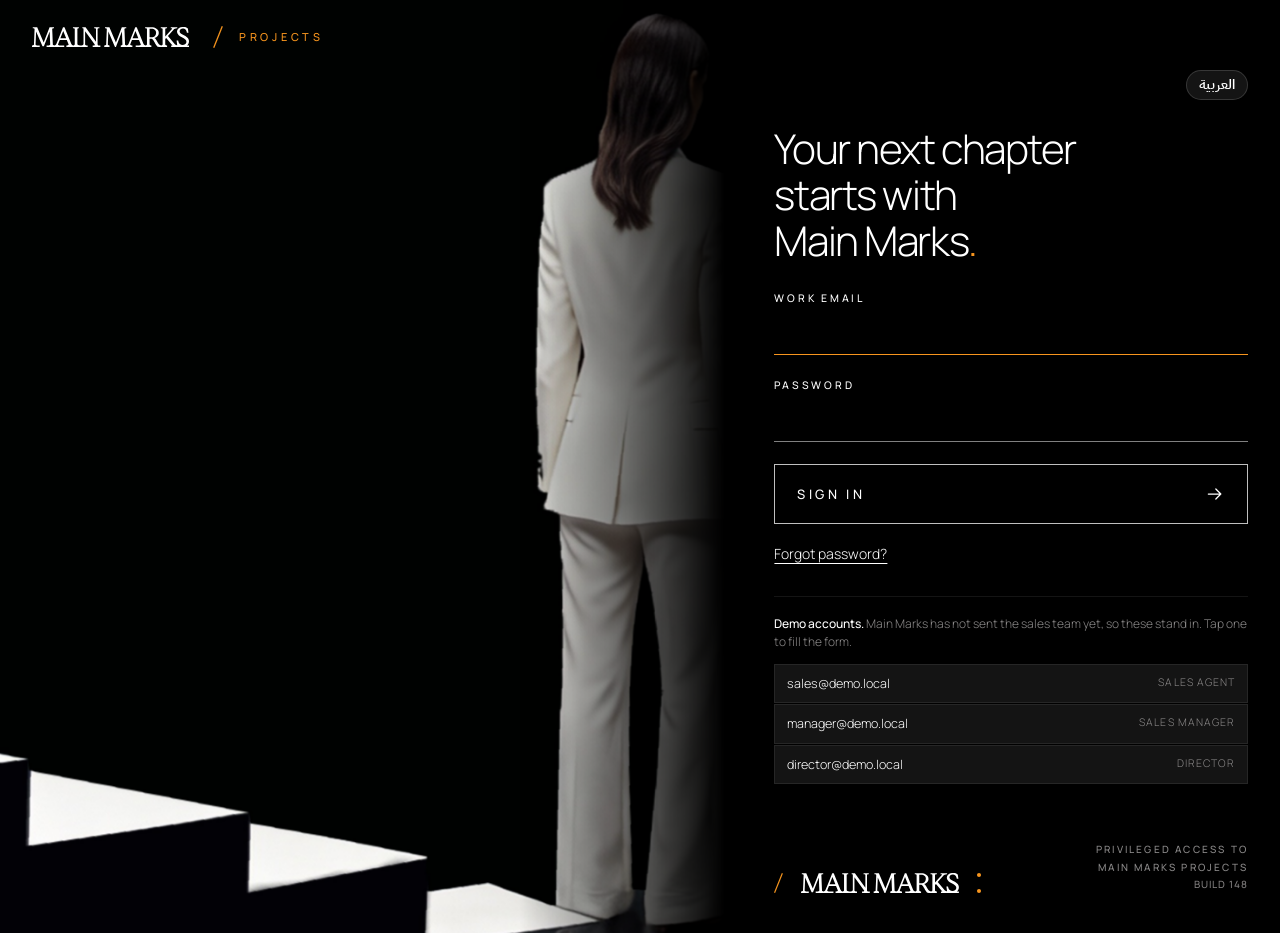
<file: admin.html>
<!doctype html>
<html lang="en" data-t-title="Main Marks — Accounts">
<head>
<meta charset="utf-8">
<meta name="viewport" content="width=device-width,initial-scale=1,viewport-fit=cover">
<title>Main Marks — Accounts</title>
<meta name="theme-color" content="#0c0907">
<meta name="robots" content="noindex">
<link rel="icon" href="img/icon.svg" type="image/svg+xml">
<link rel="apple-touch-icon" href="img/icon-180.png">
<link rel="preconnect" href="https://fonts.googleapis.com">
<link rel="preconnect" href="https://fonts.gstatic.com" crossorigin>
<link href="https://fonts.googleapis.com/css2?family=Manrope:wght@300..800&family=IBM+Plex+Sans+Arabic:wght@400;500;600;700&display=swap" rel="stylesheet">
<link rel="stylesheet" href="css/manager.css?v=148">
</head>
<body>

<!-- THE ADMIN'S PAGE (build 123): the accounts and the brokerage companies, in the
     same Ember look as the manager view. The store only: js/admin.js sends anyone
     who is not an admin away. Four tabs: People, Companies, History, Account. The
     plus adds a person or a company. History (build 136) is every entry recorded,
     taken back, cancelled or removed, and where she removes a wrong one. -->
<div class="glow" aria-hidden="true"></div>
<main class="scr" id="scr"></main>
<button class="fab" id="fab" type="button" hidden></button>
<nav class="tab four" id="tab" aria-label="Sections" data-t-aria="Sections" hidden></nav>
<div class="veil" id="veil"></div>
<div class="sheet" id="sheet" role="dialog" aria-modal="true" aria-label="Details" data-t-aria="Details"></div>
<div class="toast" id="toast" role="status"></div>

<script src="js/config.js?v=148"></script>
<script src="js/i18n.js?v=148"></script>
<script src="js/auth.js?v=148"></script>
<script src="js/admin.js?v=148"></script>
</body>
</html>
</file>
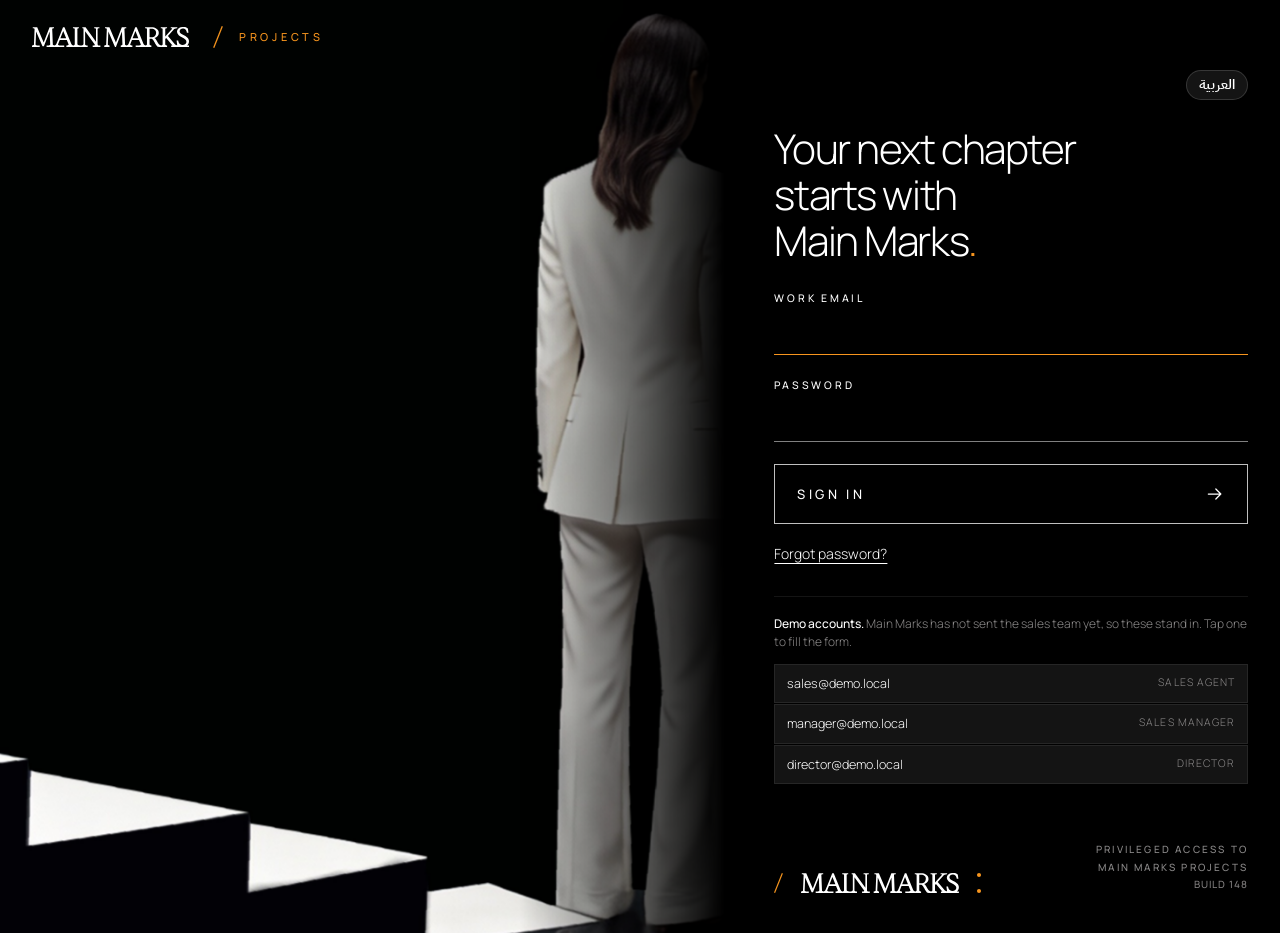
<file: login.html>
<!doctype html>
<html lang="en">
<head>
<meta charset="utf-8">
<meta name="viewport" content="width=device-width,initial-scale=1,viewport-fit=cover">
<title>Main Marks — Sign in</title>
<meta name="theme-color" content="#000000">
<link rel="icon" href="img/icon.svg" type="image/svg+xml">
<link rel="apple-touch-icon" href="img/icon-180.png">
<link rel="preconnect" href="https://fonts.googleapis.com">
<link rel="preconnect" href="https://fonts.gstatic.com" crossorigin>
<link href="https://fonts.googleapis.com/css2?family=Manrope:wght@200..700&family=IBM+Plex+Sans+Arabic:wght@400;500;600;700&display=swap" rel="stylesheet">
<link rel="stylesheet" href="css/styles.css?v=148">
</head>
<body class="is-login">

<main class="gate">

  <!-- the picture, with the brand lockup over it -->
  <div class="gate-art">
    <img src="img/mm-hero-steps.jpg" alt="" aria-hidden="true">
    <span class="gate-sweep" aria-hidden="true"></span>
    <div class="gate-lockup" data-in="1">
      <img src="img/mainmarks-wordmark.svg" alt="Main Marks" class="logo-jpg gate-mark">
      <span class="gate-sub" data-t="Projects">Projects</span>
    </div>
  </div>

  <!-- the form -->
  <div class="gate-body">

    <h1 class="gate-head" data-in="2" data-t-html="Your next chapter&lt;br&gt;starts with&lt;br&gt;Main&amp;nbsp;Marks&lt;span class=&quot;dot&quot; id=&quot;dot&quot;&gt;.&lt;/span&gt;">Your next chapter<br>starts with<br>Main&nbsp;Marks<span class="dot" id="dot">.</span></h1>

    <!-- method and onsubmit are ON THE TAG on purpose (build 130). The fields are named, so that the
         phone can offer the saved password; a form with named fields and nothing on its own tag sends
         itself to its own address if Sign in is pressed before js/login.js is running (a slow line),
         and the address bar then reads login.html?username=...&password=... With these two the page
         never sends itself; the script's own listener still runs. -->
    <form class="gate-form" id="signin" method="post" onsubmit="return false" autocomplete="on" novalidate>

      <label class="field" data-in="3">
        <span data-t="Work email">Work email</span>
        <input id="who" name="username" type="email" inputmode="email"
               autocomplete="username" autocapitalize="off" spellcheck="false" required>
      </label>

      <label class="field" data-in="4">
        <span data-t="Password">Password</span>
        <input id="code" name="password" type="password" autocomplete="current-password" required>
      </label>

      <p class="gate-err" id="why" hidden></p>

      <button class="signin-btn" id="go" data-in="5" type="submit">
        <span data-t="Sign in">Sign in</span>
        <svg viewBox="0 0 24 24" width="20" height="20" aria-hidden="true">
          <path d="M4 12h15M13 6l6 6-6 6" fill="none" stroke="currentColor"
                stroke-width="1.5" stroke-linecap="round" stroke-linejoin="round"/>
        </svg>
        <span class="btn-state" aria-hidden="true">
          <span class="spin"></span>
          <svg class="tick" viewBox="0 0 24 24"><path d="M5 12.5l4.5 4.5L19 7.5"/></svg>
        </span>
      </button>

      <button class="forgot" id="forgot" type="button" data-t="Forgot password?">Forgot password?</button>
      <p class="forgot-note" id="forgotnote" hidden></p>

      <!-- build 122: choosing your own password (the store only). Shown in place of the sign-in fields. -->
      <div class="newpw" id="newpw" hidden>
        <p class="newpw-h" data-t="Choose your own password">Choose your own password</p>
        <p class="forgot-note newpw-rule" data-t="At least 10 characters, with letters and numbers.">At least 10 characters, with letters and numbers.</p>
        <label class="field">
          <span data-t="New password">New password</span>
          <input id="pw1" type="password" autocomplete="new-password">
        </label>
        <label class="field">
          <span data-t="Type it again">Type it again</span>
          <input id="pw2" type="password" autocomplete="new-password">
        </label>
        <p class="gate-err" id="pwwhy" hidden></p>
        <button class="signin-btn" id="pwgo" type="button"><span data-t="Save password">Save password</span></button>
        <button class="forgot" id="pwskip" type="button" data-t="Not now">Not now</button>
      </div>

      <div class="demo-note" id="demonote" hidden>
        <p data-t-html="&lt;strong&gt;Demo accounts.&lt;/strong&gt; Main Marks has not sent the sales team yet, so these stand in. Tap one to fill the form."><strong>Demo accounts.</strong> Main Marks has not sent the sales team yet, so these stand in. Tap one to fill the form.</p>
      </div>

    </form>

    <footer class="gate-foot" data-in="6">
      <div class="marks"><img src="img/mainmarks-signature.svg" alt="Main Marks"></div>
      <div class="gate-priv">
        <span data-t="Privileged access to">Privileged access to</span>
        <span data-t="Main Marks projects">Main Marks projects</span>
        <span id="buildstamp"></span>
      </div>
    </footer>

  </div>

</main>

<!-- ACCESS GRANTED. The same block is in projects.html, so the page that
     leaves and the page that arrives are painting identical markup and
     cannot drift apart. Hidden until it is played. -->
<div class="xfade" id="xfade" aria-hidden="true">
  <span class="xf-line xf-l1 from-l"></span>
  <span class="xf-line xf-l2 from-r"></span>
  <span class="xf-line xf-l3 from-l"></span>
  <span class="xf-line xf-l4 from-r"></span>
  <div class="xf-copy">
    <p class="xf-granted" data-t="Access granted">Access granted</p>
    <p class="xf-select" data-t="Select a project">Select a project</p>
    <span class="xf-rule"></span>
  </div>
</div>

<script src="js/config.js?v=148"></script>
<script src="js/i18n.js?v=148"></script>
<script src="js/brand.js?v=148"></script>
<script src="js/auth.js?v=148"></script>
<script src="js/login.js?v=148"></script>
</body>
</html>
</file>
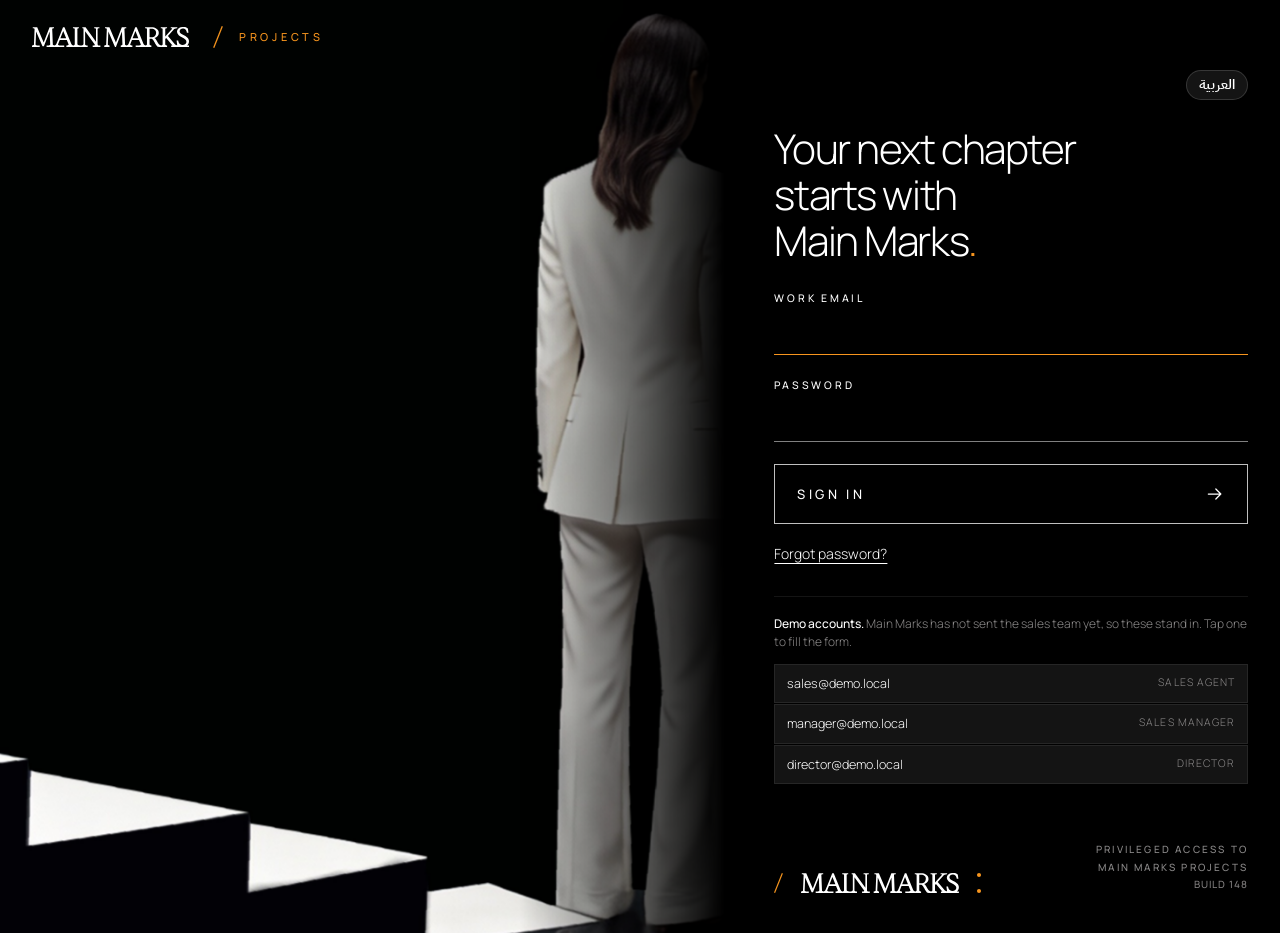
<file: manager.html>
<!doctype html>
<html lang="en" data-t-title="Main Marks — Manager view">
<head>
<meta charset="utf-8">
<meta name="viewport" content="width=device-width,initial-scale=1,viewport-fit=cover">
<title>Main Marks — Manager view</title>
<meta name="theme-color" content="#0c0907">
<meta name="robots" content="noindex">
<link rel="icon" href="img/icon.svg" type="image/svg+xml">
<link rel="apple-touch-icon" href="img/icon-180.png">
<link rel="preconnect" href="https://fonts.googleapis.com">
<link rel="preconnect" href="https://fonts.gstatic.com" crossorigin>
<link href="https://fonts.googleapis.com/css2?family=Manrope:wght@300..800&family=IBM+Plex+Sans+Arabic:wght@400;500;600;700&display=swap" rel="stylesheet">
<link rel="stylesheet" href="css/manager.css?v=148">
</head>
<body>

<!-- THE SALES MANAGER VIEW, in the look Muhanad chose on 2026-10-06 (Ember).
     One page, five tabs on a bottom bar. Everything on it is drawn by
     js/manager.js from the book js/manager-book.js hands it; the brief
     (Moray App Brief, section 7c) is the specification. -->
<div class="glow" aria-hidden="true"></div>

<!-- THE PULSE ON TEAM PULSE (build 143; Muhanad, 2026-10-12: "when i click on the team pulse from the quich
     offer the team pulse animation doesnot show so add it as well"). The drawing of my.html, with this
     page's name under it: the half-dial sweeps in, the heartbeat draws through it, then Team Pulse comes
     up. It is for the way in from the sales app, where the heartbeat button is. From "Lead or sell?" he
     has just seen this drawing on the card he tapped, and on a reload or the back button he is already
     here, so the script below takes it away in those cases, and a person who asked for less motion never
     sees it (css/manager.css). In the page itself and inline for the reason given in my.html: it has to
     be on the glass in the first frame. js/manager.js runs it. -->
<div class="pulse-in" id="pulseIn" aria-hidden="true">
  <div class="pi-wrap">
    <div class="pi-halo"></div>
    <svg class="pi-dial" viewBox="0 0 240 128">
      <path class="g-track" d="M 20 116 A 100 100 0 0 1 220 116"/>
      <path class="g-arc g-a" style="--k:0" d="M 20 116 A 100 100 0 0 1 220 116" stroke-dasharray="124.8 629" stroke-dashoffset="0"/>
      <path class="g-arc g-q" style="--k:1" d="M 20 116 A 100 100 0 0 1 220 116" stroke-dasharray="21.1 629" stroke-dashoffset="-128.8"/>
      <path class="g-arc g-i" style="--k:2" d="M 20 116 A 100 100 0 0 1 220 116" stroke-dasharray="77.7 629" stroke-dashoffset="-153.9"/>
      <path class="g-beat" pathLength="100" d="M 62 100 h 34 l 9 -26 l 13 44 l 11 -32 l 7 14 h 42"/>
    </svg>
    <p class="pi-label" data-t="Team Pulse">Team Pulse</p>
  </div>
</div>
<script>
(function () {
  var from = '', nav = (window.performance && performance.getEntriesByType && performance.getEntriesByType('navigation')[0]) || {};
  try { var u = new URL(document.referrer); if (u.origin === location.origin) from = u.pathname; } catch (e) { /* no page before this one */ }
  if (!from || /(^|\/)(start|login|manager)\.html$/.test(from) || nav.type === 'reload' || nav.type === 'back_forward') document.getElementById('pulseIn').hidden = true;
}());
</script>

<main class="scr" id="scr"></main>
<button class="fab" id="fab" type="button" hidden aria-label="Record an orientation, a workshop, a meeting, a reservation, a contract or a cancellation" data-t-aria="Record an orientation, a workshop, a meeting, a reservation, a contract or a cancellation"></button>
<nav class="tab" id="tab" aria-label="Sections" data-t-aria="Sections" hidden></nav>
<div class="veil" id="veil"></div>
<div class="sheet" id="sheet" role="dialog" aria-modal="true" aria-label="Details" data-t-aria="Details"></div>
<div class="toast" id="toast" role="status"></div>

<script src="js/config.js?v=148"></script>
<script src="js/i18n.js?v=148"></script>
<script src="js/auth.js?v=148"></script>
<script src="js/inventory.js?v=148"></script>
<script src="js/xlsx.js?v=148"></script>
<script src="js/manager-book.js?v=148"></script>
<script src="js/manager.js?v=148"></script>
</body>
</html>
</file>
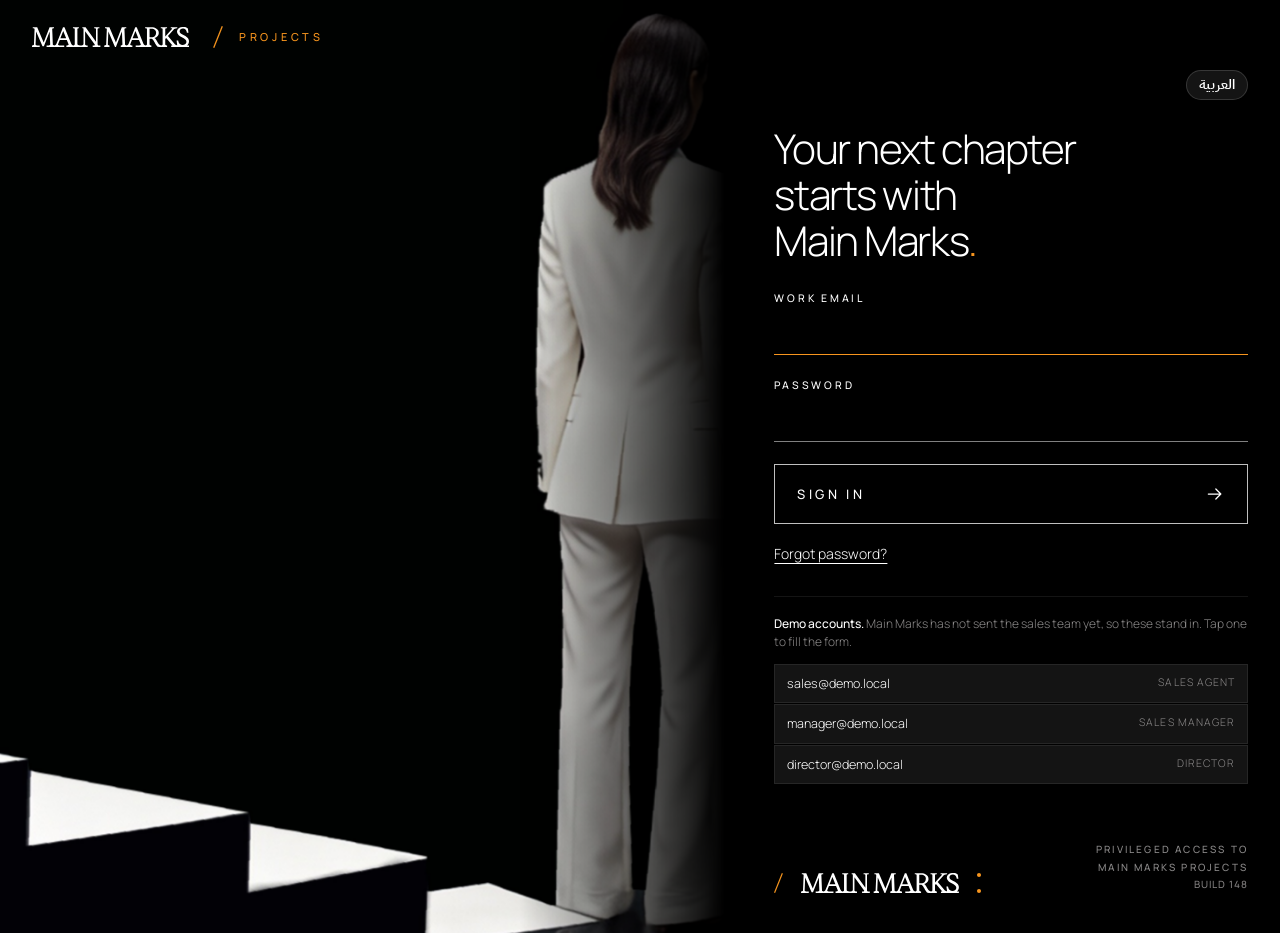
<file: my.html>
<!doctype html>
<html lang="en" data-view="my" data-t-title="Main Marks — My activity">
<head>
<meta charset="utf-8">
<meta name="viewport" content="width=device-width,initial-scale=1,viewport-fit=cover">
<title>Main Marks — My activity</title>
<meta name="theme-color" content="#0c0907">
<meta name="robots" content="noindex">
<link rel="icon" href="img/icon.svg" type="image/svg+xml">
<link rel="apple-touch-icon" href="img/icon-180.png">
<link rel="preconnect" href="https://fonts.googleapis.com">
<link rel="preconnect" href="https://fonts.gstatic.com" crossorigin>
<link href="https://fonts.googleapis.com/css2?family=Manrope:wght@300..800&family=IBM+Plex+Sans+Arabic:wght@400;500;600;700&display=swap" rel="stylesheet">
<link rel="stylesheet" href="css/manager.css?v=148">
</head>
<body>

<!-- A SALESPERSON'S "MY ACTIVITY" (build 121), in the same Ember look as the
     manager view and drawn by the same script: js/manager.js reads
     data-view="my" on the html tag and narrows the book to the one person
     signed in. Three tabs on the bar: Quick Offer (the sales app, another
     page), My activity, Profile. The plus button records an orientation, a
     workshop, a meeting, a reservation or a contract. -->
<div class="glow" aria-hidden="true"></div>

<!-- THE PULSE (build 132; Muhanad, 2026-10-09, "Look 1" of the mock he tapped): a sales agent taps
     the heartbeat to see his activity, and the manager start page's dial sweeps in with the orange
     heartbeat drawn through it, alone on the screen; then My activity comes up exactly as it was.

     IT IS IN THE PAGE ITSELF, AND THE SCRIPT BELOW IT IS INLINE, ON PURPOSE: it has to be on the
     glass in the first frame, before any script of this page has arrived, so that the wait for his
     figures is the pulse and never an empty screen. Profile and the plus are not the pulse: they
     open at once. A person who asked for less motion never sees it (css/manager.css).
     js/manager.js runs it: when it starts, how long it stays, and what waits for it. -->
<div class="pulse-in" id="pulseIn" aria-hidden="true">
  <div class="pi-wrap">
    <div class="pi-halo"></div>
    <svg class="pi-dial" viewBox="0 0 240 128">
      <path class="g-track" d="M 20 116 A 100 100 0 0 1 220 116"/>
      <path class="g-arc g-a" style="--k:0" d="M 20 116 A 100 100 0 0 1 220 116" stroke-dasharray="124.8 629" stroke-dashoffset="0"/>
      <path class="g-arc g-q" style="--k:1" d="M 20 116 A 100 100 0 0 1 220 116" stroke-dasharray="21.1 629" stroke-dashoffset="-128.8"/>
      <path class="g-arc g-i" style="--k:2" d="M 20 116 A 100 100 0 0 1 220 116" stroke-dasharray="77.7 629" stroke-dashoffset="-153.9"/>
      <path class="g-beat" pathLength="100" d="M 62 100 h 34 l 9 -26 l 13 44 l 11 -32 l 7 14 h 42"/>
    </svg>
    <p class="pi-label" data-t="My activity">My activity</p>
  </div>
</div>
<script>
(function () { if (/^#(profile|record)$/.test(location.hash)) document.getElementById('pulseIn').hidden = true; }());
</script>

<main class="scr" id="scr"></main>
<button class="fab" id="fab" type="button" hidden aria-label="Record an orientation, a workshop, a meeting, a reservation or a contract" data-t-aria="Record an orientation, a workshop, a meeting, a reservation or a contract"></button>
<nav class="tab" id="tab" aria-label="Sections" data-t-aria="Sections" hidden></nav>
<div class="veil" id="veil"></div>
<div class="sheet" id="sheet" role="dialog" aria-modal="true" aria-label="Details" data-t-aria="Details"></div>
<div class="toast" id="toast" role="status"></div>

<script src="js/config.js?v=148"></script>
<script src="js/i18n.js?v=148"></script>
<script src="js/auth.js?v=148"></script>
<script src="js/inventory.js?v=148"></script>
<script src="js/xlsx.js?v=148"></script>
<script src="js/manager-book.js?v=148"></script>
<script src="js/manager.js?v=148"></script>
</body>
</html>
</file>
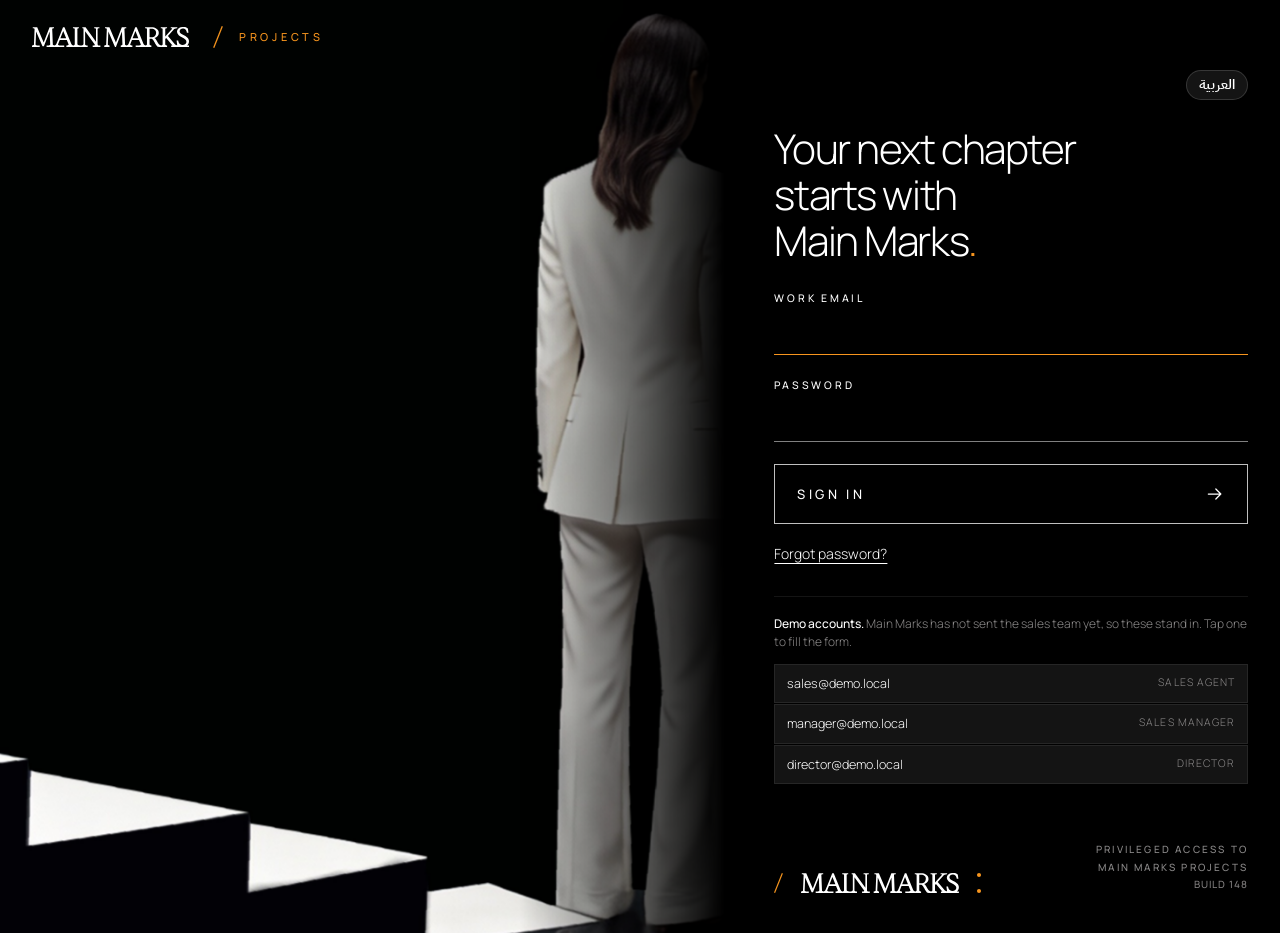
<file: project.html>
<!doctype html>
<html lang="en">
<head>
<meta charset="utf-8">
<meta name="viewport" content="width=device-width,initial-scale=1">
<title>Main Marks — Project</title>
<meta name="theme-color" content="#000000">
<link rel="icon" href="img/icon.svg" type="image/svg+xml">
<link rel="apple-touch-icon" href="img/icon-180.png">
<link rel="preconnect" href="https://fonts.googleapis.com">
<link rel="preconnect" href="https://fonts.gstatic.com" crossorigin>
<link href="https://fonts.googleapis.com/css2?family=Manrope:wght@200..700&family=IBM+Plex+Sans+Arabic:wght@400;500;600;700&display=swap" rel="stylesheet">
<link rel="stylesheet" href="css/styles.css?v=148">
</head>
<body>

<!-- THE MARK BUILDS ITSELF — phases 2 to 7. See js/markbuild.js.

     IT IS FIRST IN THE BODY, AND THE SCRIPT BELOW IT IS INLINE AND
     SYNCHRONOUS, ON PURPOSE. The page we came from ended on a black
     screen, and this page has to be black before anything of its own
     reaches the glass. One frame of the project showing through is the
     seam the whole design exists to avoid.

     The lockup is empty here: its pieces are cut from the project's
     own logo, so markbuild.js builds them once config has loaded. -->
<div class="markbuild" id="markbuild" aria-hidden="true">
  <div class="mb-lock"></div>
</div>
<script>
/* Did we arrive through the transition? The key is read once and
   removed, and anything older than eight seconds is ignored, so a
   stale flag can never black out a page somebody opened on its own.
   Eight, because this page may have taken a moment to load and the
   black is covering exactly that. */
(function () {
  try {
    var raw = sessionStorage.getItem('mm.mark');
    sessionStorage.removeItem('mm.mark');
    if (!raw) return;
    var m = JSON.parse(raw);
    if (!m || !m.t || (Date.now() - Number(m.t)) >= 8000) return;
    document.getElementById('markbuild').className = 'markbuild is-on is-lit';
  } catch (e) { /* private mode, blocked storage: just arrive normally */ }
}());
</script>

<div class="shell">

  <header class="top">
    <a class="brandmark" href="projects.html" aria-label="Main Marks — all projects" data-t-aria="Main Marks — all projects">
      <img src="img/mainmarks-wordmark.svg" alt="Main Marks" class="logo-jpg">
    </a>
    <div class="who" id="who"></div>
    <!-- the steps sit inside the header card, under a hairline (build 65) -->
    <ol class="steps" aria-label="Progress" data-t-aria="Progress">
      <li class="done" data-t="Project">Project</li>
      <li class="now" aria-current="step" data-t="Building & unit">Building &amp; unit</li>
      <li data-t="Offer">Offer</li>
    </ol>
  </header>

  <nav class="crumbs" aria-label="Back" data-t-aria="Back">
    <a class="back" href="projects.html">
      <svg width="16" height="16" viewBox="0 0 24 24" fill="none" stroke="currentColor"
           stroke-width="1.6" stroke-linecap="round" stroke-linejoin="round" aria-hidden="true">
        <path d="M19 12H5M11 18l-6-6 6-6"/></svg>
      <span data-t="All projects">All projects</span>
    </a>
  </nav>

  <main id="page"></main>

  <!-- the projects page's footer, so the app closes the same way on every
       page: the CI signature (Main Marks CI PDF p.37) and the build -->
  <footer class="pick-foot">
    <div class="marks"><img src="img/mainmarks-signature.svg" alt="Main Marks"></div>
    <div class="gate-priv">
      <span data-t="Marks of Distinction">Marks of Distinction</span>
      <span id="buildstamp"></span>
    </div>
  </footer>

</div>

<script src="js/config.js?v=148"></script>
<script src="js/i18n.js?v=148"></script>
<script src="js/brand.js?v=148"></script>
<script src="js/auth.js?v=148"></script>
<script src="js/markbuild.js?v=148"></script>
<script src="js/inventory.js?v=148"></script>
<script src="js/plans.js?v=148"></script>
<script src="js/masterplan.js?v=148"></script>
<script src="js/units.js?v=148"></script>
<script src="js/lineflow.js?v=148"></script>
<script src="js/finder.js?v=148"></script>
<script src="js/pdf.js?v=148"></script>
<script src="js/offerpdf.js?v=148"></script>
<script src="js/post.js?v=148"></script>
<script src="js/project.js?v=148"></script>
</body>
</html>
</file>
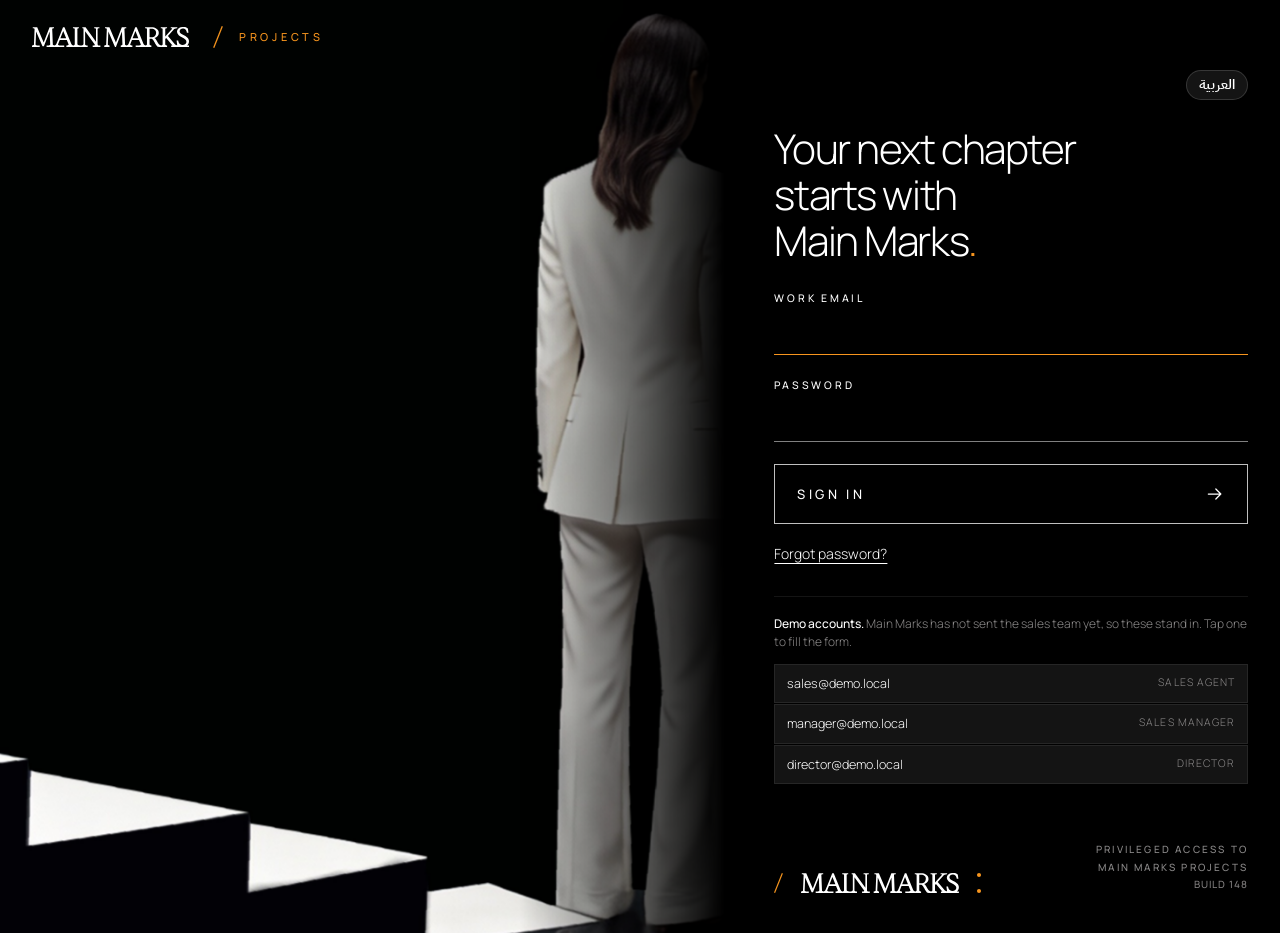
<file: projects.html>
<!doctype html>
<html lang="en">
<head>
<meta charset="utf-8">
<meta name="viewport" content="width=device-width,initial-scale=1,viewport-fit=cover">
<title>Main Marks — Choose a project</title>
<meta name="theme-color" content="#000000">
<link rel="icon" href="img/icon.svg" type="image/svg+xml">
<link rel="apple-touch-icon" href="img/icon-180.png">
<link rel="preconnect" href="https://fonts.googleapis.com">
<link rel="preconnect" href="https://fonts.gstatic.com" crossorigin>
<link href="https://fonts.googleapis.com/css2?family=Manrope:wght@200..700&family=IBM+Plex+Sans+Arabic:wght@400;500;600;700&display=swap" rel="stylesheet">
<link rel="stylesheet" href="css/styles.css?v=148">
</head>
<body class="is-picker">

<!-- ACCESS GRANTED, arriving half. Identical markup to login.html — see
     css/styles.css, "the crossing".

     IT IS FIRST IN THE BODY, AND THE SCRIPT BELOW IT IS INLINE AND
     SYNCHRONOUS, ON PURPOSE. Both have to be settled before anything
     else paints. From app.js, at the foot of the page, the project
     list would show at full brightness for a frame before the overlay
     covered it — a white flash in the middle of the transition, which
     is the one thing it cannot survive. The overlay is fixed, so
     sitting first costs the layout nothing. -->
<div class="xfade" id="xfade" aria-hidden="true">
  <span class="xf-line xf-l1 from-l"></span>
  <span class="xf-line xf-l2 from-r"></span>
  <span class="xf-line xf-l3 from-l"></span>
  <span class="xf-line xf-l4 from-r"></span>
  <div class="xf-copy">
    <p class="xf-granted" data-t="Access granted">Access granted</p>
    <p class="xf-select" data-t="Select a project">Select a project</p>
    <span class="xf-rule"></span>
  </div>
</div>
<script>
/* Did we arrive through the sign-in transition? The classes are put on
   HERE rather than by a rule keyed off the <html> flag, because a
   first-paint rule would have to out-rank the rules that later animate
   the overlay away — and losing that specificity race means an overlay
   that never lifts. The element carries its own state instead.

   The key is read once and removed, and anything older than four
   seconds is ignored, so a stale flag can never black out a page
   somebody opened on its own. */
(function () {
  try {
    var t = sessionStorage.getItem('mm.enter');
    sessionStorage.removeItem('mm.enter');
    if (!t || (Date.now() - Number(t)) >= 4000) return;
    document.documentElement.className += ' is-entering';
    /* This page is being UNCOVERED, so it must not also play its own
       arrival. Set here and never removed: it is true for this load. */
    document.body.className += ' no-entrance';
    document.getElementById('xfade').className = 'xfade is-on is-in no-anim';
  } catch (e) { /* private mode, blocked storage: just arrive normally */ }
}());
</script>

<!-- THE MARK BUILDS ITSELF — phase 1, and phase 1 is all this page
     does: the screen goes black and we hand over. Everything else
     happens on the project page, under a black layer it paints before
     its own first frame.

     THE HAND-OVER IS ON PURE BLACK ON PURPOSE. Two documents can never
     be composited, so a hand-over always shows one frame of each; a
     frame of nothing is the only seam that cannot be seen. An earlier
     version handed over on the finished wordmark and read as two
     transitions stitched together. -->
<div class="markbuild" id="markbuild" aria-hidden="true"></div>

<div class="shell">

  <header class="top" data-in="1">
    <a class="brandmark" href="projects.html" aria-label="Main Marks — all projects" data-t-aria="Main Marks — all projects">
      <img src="img/mainmarks-wordmark.svg" alt="Main Marks" class="logo-jpg">
    </a>
    <div class="who" id="who"></div>
    <!-- build 67: the same header on every page — the mark, the initials,
         and the three steps with this page's step lit. "/ Projects" beside
         the mark is gone: the step row now says where you are. -->
    <ol class="steps" aria-label="Progress" data-t-aria="Progress">
      <li class="now" aria-current="step" data-t="Project">Project</li>
      <li data-t="Building & unit">Building &amp; unit</li>
      <li data-t="Offer">Offer</li>
    </ol>
  </header>

  <main class="picker">

    <section class="pick-intro">
      <p class="eyebrow" data-in="2" data-t="Choose a project">Choose a project</p>
      <h1 data-in="3" data-t-html="Marks of&lt;br&gt;Distinction&lt;span class=&quot;dot&quot;&gt;.&lt;/span&gt;">Marks of<br>Distinction<span class="dot">.</span></h1>
      <p class="pick-lede" data-in="4" data-t="Moray is open. Building and unit selection, the offer and the WhatsApp post follow here as its sales material arrives.">Moray is open. Building and unit selection, the offer
        and the WhatsApp post follow here as its sales material arrives.</p>
    </section>

    <div class="cards" id="live"></div>

    <div class="soonhead" id="soonhead" hidden>
      <h2 data-t="Coming soon">Coming soon</h2>
      <span class="rule-fill" aria-hidden="true"></span>
      <span class="count-label"><span class="count">0</span> <span data-t="in preparation">in preparation</span></span>
    </div>
    <div class="cards soon-cards" id="soon"></div>

    <footer class="pick-foot">
      <div class="marks"><img src="img/mainmarks-signature.svg" alt="Main Marks"></div>
      <div class="gate-priv">
        <span data-t="Marks of Distinction">Marks of Distinction</span>
        <span id="buildstamp"></span>
      </div>
    </footer>

  </main>

</div>

<script src="js/config.js?v=148"></script>
<script src="js/i18n.js?v=148"></script>
<script src="js/brand.js?v=148"></script>
<script src="js/auth.js?v=148"></script>
<script src="js/markbuild.js?v=148"></script>
<script src="js/app.js?v=148"></script>
</body>
</html>
</file>
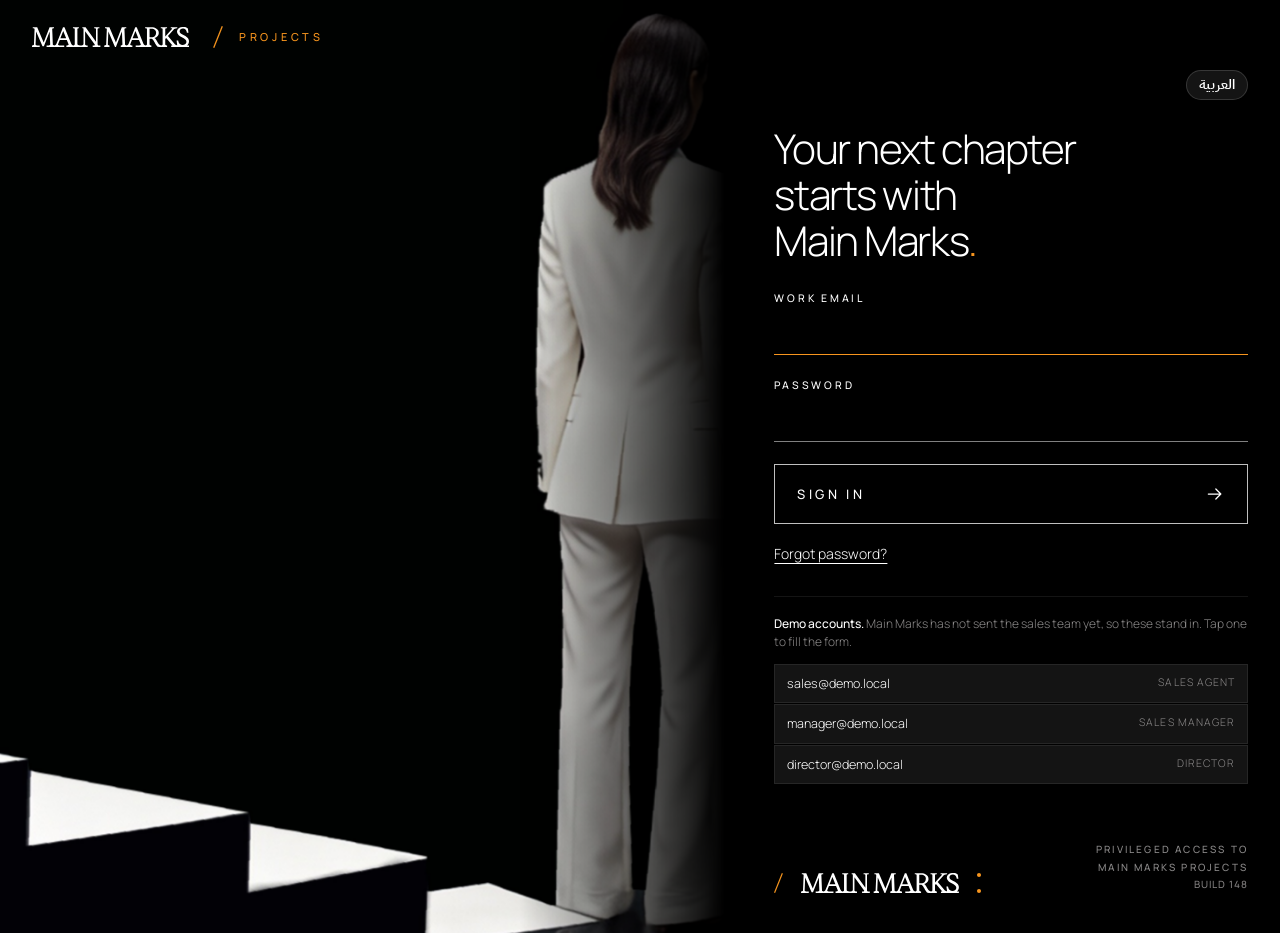
<file: start.html>
<!doctype html>
<html lang="en" data-t-title="Main Marks — Lead or sell">
<head>
<meta charset="utf-8">
<meta name="viewport" content="width=device-width,initial-scale=1,viewport-fit=cover">
<title>Main Marks — Lead or sell</title>
<meta name="theme-color" content="#000000">
<meta name="robots" content="noindex">
<link rel="icon" href="img/icon.svg" type="image/svg+xml">
<link rel="apple-touch-icon" href="img/icon-180.png">
<link rel="preconnect" href="https://fonts.googleapis.com">
<link rel="preconnect" href="https://fonts.gstatic.com" crossorigin>
<link href="https://fonts.googleapis.com/css2?family=Manrope:wght@200..700&family=IBM+Plex+Sans+Arabic:wght@400;500;600;700&display=swap" rel="stylesheet">
<link rel="stylesheet" href="css/styles.css?v=148">
</head>
<body class="is-picker">

<!-- WHERE A SALES MANAGER LANDS AFTER SIGNING IN (builds 116-117; Muhanad,
     2026-10-06: "either he wants to send a quick offer or team
     productivity"). A manager also sells, so the sign-in must not decide
     for him. Two real links: TEAM PULSE (manager.html) and QUICK OFFER
     (projects.html). Each card carries a small drawing of what is behind it,
     never a figure. js/start.js sends anyone who is not a sales manager
     straight to the projects. -->
<div class="shell">

  <header class="top" data-in="1">
    <a class="brandmark" href="start.html" aria-label="Main Marks">
      <img src="img/mainmarks-wordmark.svg" alt="Main Marks" class="logo-jpg">
    </a>
    <div class="who" id="who"></div>
  </header>

  <main class="picker">

    <section class="pick-intro">
      <p class="eyebrow" data-in="2" id="hello"></p>
      <h1 data-in="3" data-t-html="Lead or<br>sell<span class=&quot;dot&quot;>?</span>">Lead or<br>sell<span class="dot">?</span></h1>
    </section>

    <div class="cards start-cards">

      <a class="mm-card start" href="manager.html" data-in="4">
        <span class="st-art" aria-hidden="true">
          <svg class="st-gauge" viewBox="0 0 240 128">
            <path class="g-track" d="M 20 116 A 100 100 0 0 1 220 116"/>
            <path class="g-arc g-a" style="--k:0" d="M 20 116 A 100 100 0 0 1 220 116" stroke-dasharray="124.8 629" stroke-dashoffset="0"/>
            <path class="g-arc g-q" style="--k:1" d="M 20 116 A 100 100 0 0 1 220 116" stroke-dasharray="21.1 629" stroke-dashoffset="-128.8"/>
            <path class="g-arc g-i" style="--k:2" d="M 20 116 A 100 100 0 0 1 220 116" stroke-dasharray="77.7 629" stroke-dashoffset="-153.9"/>
            <path class="g-beat" d="M 62 100 h 34 l 9 -26 l 13 44 l 11 -32 l 7 14 h 42"/>
          </svg>
          <span class="st-key">
            <span><i style="background:#2FBF8F"></i><span data-t="Active">Active</span></span>
            <span><i style="background:#F2C037"></i><span data-t="Gone quiet">Gone quiet</span></span>
            <span><i style="background:#7C8794"></i><span data-t="Inactive">Inactive</span></span>
          </span>
        </span>
        <span class="st-body">
          <span class="st-kind" data-t="What your team is doing">What your team is doing</span>
          <span class="st-name" data-t="Team Pulse">Team Pulse</span>
          <span class="st-blurb" data-t="Who is working today, which companies are asking or going quiet, and what is turning into sales.">Who is working today, which companies are asking or going quiet, and what is turning into sales.</span>
          <span class="c-go"><span data-t="Open Team Pulse">Open Team Pulse</span>
            <svg viewBox="0 0 24 24" width="18" height="18" aria-hidden="true"><path d="M4 12h15M13 6l6 6-6 6" fill="none" stroke="currentColor" stroke-width="1.5" stroke-linecap="round" stroke-linejoin="round"/></svg></span>
        </span>
      </a>

      <a class="mm-card start" href="projects.html" data-in="5">
        <span class="st-art" aria-hidden="true">
          <span class="st-flow">
            <span class="st-step">
              <span class="st-node"><svg viewBox="0 0 24 24" fill="none" stroke="currentColor" stroke-width="1.6" stroke-linecap="round" stroke-linejoin="round"><path d="M4 20V6l7-2v16M11 20V9l9 2v9M3 20h18"/></svg></span>
              <span data-t="Project">Project</span>
            </span>
            <span class="st-step">
              <span class="st-node"><svg viewBox="0 0 24 24" fill="none" stroke="currentColor" stroke-width="1.6" stroke-linecap="round" stroke-linejoin="round"><rect x="4" y="4" width="16" height="16" rx="1.5"/><path d="M4 11h7V4M11 20v-5M15 11h5"/></svg></span>
              <span data-t="Unit">Unit</span>
            </span>
            <span class="st-step is-lit">
              <span class="st-node"><svg viewBox="0 0 24 24" fill="none" stroke="currentColor" stroke-width="1.8" stroke-linecap="round" stroke-linejoin="round"><path d="M21 3L10 14M21 3l-6.5 18-4.5-7-7-4.5z"/></svg></span>
              <span data-t="Offer">Offer</span>
            </span>
          </span>
        </span>
        <span class="st-body">
          <span class="st-kind" data-t="Your own sales">Your own sales</span>
          <span class="st-name" data-t="Quick Offer">Quick Offer</span>
          <span class="st-blurb" data-t="Pick a project and a unit, and the offer is on WhatsApp in a few taps.">Pick a project and a unit, and the offer is on WhatsApp in a few taps.</span>
          <span class="c-go"><span data-t="Start an offer">Start an offer</span>
            <svg viewBox="0 0 24 24" width="18" height="18" aria-hidden="true"><path d="M4 12h15M13 6l6 6-6 6" fill="none" stroke="currentColor" stroke-width="1.5" stroke-linecap="round" stroke-linejoin="round"/></svg></span>
        </span>
      </a>

    </div>

    <footer class="pick-foot">
      <div class="marks"><img src="img/mainmarks-signature.svg" alt="Main Marks"></div>
      <div class="gate-priv">
        <span data-t="Marks of Distinction">Marks of Distinction</span>
        <span id="buildstamp"></span>
      </div>
    </footer>

  </main>

</div>

<script src="js/config.js?v=148"></script>
<script src="js/i18n.js?v=148"></script>
<script src="js/brand.js?v=148"></script>
<script src="js/auth.js?v=148"></script>
<script src="js/start.js?v=148"></script>
</body>
</html>
</file>
<file: css/manager.css>
/* ------------------------------------------------------------------
   Main Marks — the sales manager view. THE EMBER LOOK.

   Chosen by Muhanad on 2026-10-06 out of six rounds of a phone mock
   (Desktop\Moray - Main Marks\06 Our documents\Prototype - Manager view):
   warm black, cards with a faint orange edge, a half-dial gauge as the
   first thing on the page, a floating bottom bar, an orange glow, Manrope.

   This page does not load css/styles.css: the sales app's header, steps
   and cards are another look, and none of it belongs here.

   ONE COLUMN, PHONE FIRST. Designed at 390 px. On a wider screen the same
   column sits in the middle. Start and end are logical everywhere, so the
   Arabic page is this page mirrored and nothing is written twice.
   ------------------------------------------------------------------ */
:root {
  color-scheme: dark;
  --bg: #0c0907; --card: #17110c; --edge: rgba(247,149,30,.18); --ink: #fff; --mut: #a39a92; --faint: #746a61;
  --acc: #F7951E; --good: #2FBF8F; --warn: #F2C037; --neut: #7C8794; --never: rgba(255,214,170,.14); --bad: #ff8a7a;
  --r: 22px; --col: 480px; --side: max(12px, calc(50% - var(--col) / 2 + 12px));
}
* { box-sizing: border-box; }
html { background: var(--bg); -webkit-text-size-adjust: 100%; }
html.is-locked { overflow: hidden; }
body { margin: 0; min-height: 100dvh; background: var(--bg); color: var(--ink); font-family: Manrope, system-ui, -apple-system, "Segoe UI", sans-serif; font-variant-numeric: tabular-nums; -webkit-font-smoothing: antialiased; }
html[lang="ar"] body { font-family: "IBM Plex Sans Arabic", Manrope, "Segoe UI", Tahoma, sans-serif; }
/* letter-spacing pulls Arabic letters apart: joined script takes none */
html[lang="ar"] * { letter-spacing: 0 !important; }
button, input, select { font: inherit; }
[hidden] { display: none !important; }
:focus-visible { outline: 2px solid var(--acc); outline-offset: 2px; }

/* the ember: one slow orange glow behind the page */
.glow { position: fixed; z-index: 0; width: 420px; height: 420px; right: -160px; bottom: -120px; pointer-events: none; background: radial-gradient(closest-side, rgba(247,149,30,.28), transparent); animation: drift 9s ease-in-out infinite alternate; }
@keyframes drift { to { transform: translate(-120px, -90px); } }

.scr { position: relative; z-index: 1; width: min(var(--col), 100%); margin: 0 auto; padding: calc(20px + env(safe-area-inset-top, 0px)) 16px calc(128px + env(safe-area-inset-bottom, 0px)); display: grid; align-content: start; gap: 14px; }
.scr > * { min-width: 0; }
.scr.in > * { animation: emberUp .6s cubic-bezier(.2,.8,.2,1) both; animation-delay: calc(var(--i, 0) * 60ms); }
@keyframes emberUp { from { opacity: 0; transform: translateY(22px); box-shadow: 0 0 0 rgba(247,149,30,0); } 60% { box-shadow: 0 0 34px rgba(247,149,30,.22); } }

.eyebrow { margin: 0; font-size: 10.5px; font-weight: 700; letter-spacing: .16em; text-transform: uppercase; color: var(--mut); }
.hd { display: grid; grid-template-columns: 1fr auto; gap: 4px 10px; align-items: end; }
.hd .eyebrow { align-self: center; }
/* the way across to the sales app: small, top corner, the same place on every tab */
.swap { justify-self: end; display: inline-flex; align-items: center; gap: 6px; min-height: 30px; padding: 4px 11px; border-radius: 999px; border: 1px solid var(--edge); color: var(--ink); font-size: 11.5px; font-weight: 700; text-decoration: none; white-space: nowrap; }
.swap svg { width: 13px; height: 13px; color: var(--acc); }
.swap:hover { border-color: var(--acc); }
.card > .swap { position: absolute; top: 14px; inset-inline-end: 14px; }
/* build 135: the profile's name starts under the pill. A real name is longer than the demo's and ran into it. */
.card > .swap + .me { margin-top: 24px; }
.hd h1 { margin: 0; font-size: 23px; font-weight: 700; letter-spacing: -.01em; }
.when { all: unset; box-sizing: border-box; cursor: pointer; justify-self: end; display: inline-flex; align-items: center; gap: 7px; font-size: 13px; font-weight: 700; padding: 8px 12px; min-height: 36px; border-radius: 999px; background: var(--acc); color: #000; white-space: nowrap; }
.when svg { width: 14px; height: 14px; }
.menu { display: grid; gap: 10px; padding: 12px; border: 1px solid var(--edge); border-radius: 18px; background: var(--card); }
.chips { display: flex; gap: 6px; flex-wrap: wrap; }
.chips.slide { flex-wrap: nowrap; overflow-x: auto; scrollbar-width: none; margin-inline: -16px; padding-inline: 16px; }
.chips.slide::-webkit-scrollbar, .sheet::-webkit-scrollbar { display: none; }
.chip { font-size: 12.5px; font-weight: 600; white-space: nowrap; color: var(--ink); background: transparent; border: 1px solid var(--edge); border-radius: 999px; padding: 7px 12px; min-height: 34px; cursor: pointer; }
.chip[aria-pressed="true"] { background: var(--ink); border-color: var(--ink); color: #000; }
.range { display: grid; grid-template-columns: 1fr 1fr; gap: 8px; }
.fld { display: grid; gap: 4px; font-size: 10px; font-weight: 700; letter-spacing: .14em; text-transform: uppercase; color: var(--mut); min-width: 0; }
.fld input, .fld select { font-size: 16px; font-weight: 500; letter-spacing: 0; text-transform: none; color: var(--ink); background: rgba(255,255,255,.04); border: 1px solid var(--edge); border-radius: 12px; padding: 10px; min-width: 0; width: 100%; min-height: 44px; color-scheme: dark; }
.fld select option { background: #17110c; color: #fff; }
.showing { margin: 0; font-size: 12px; color: var(--mut); } .showing b { color: var(--ink); font-weight: 600; }

.card { background: linear-gradient(160deg, #1f160e, #130e09); border: 1px solid var(--edge); border-radius: var(--r); padding: 16px; display: grid; gap: 12px; position: relative; }
.card { align-content: start; }
.card > * { min-width: 0; }
.card h2 { margin: 0; font-size: 10.5px; font-weight: 700; letter-spacing: .16em; text-transform: uppercase; color: var(--mut); display: flex; justify-content: space-between; align-items: baseline; gap: 8px; }
.card h2 em { font-style: normal; font-weight: 500; letter-spacing: 0; text-transform: none; font-size: 12px; color: var(--faint); text-align: end; }

/* the half-dial gauge and its key */
.gauge { width: 100%; max-width: 250px; justify-self: center; }
.gauge path { fill: none; stroke-linecap: round; stroke-width: 12; }
.gauge .track { stroke: var(--never); }
.gauge .arc { animation: sweep 1.2s cubic-bezier(.2,.8,.2,1) both; animation-delay: calc(var(--k, 0) * 120ms + 150ms); }
.gauge .c-active.arc { filter: drop-shadow(0 0 6px rgba(47,191,143,.5)); }
.gauge text { fill: var(--ink); font-family: inherit; }
@keyframes sweep { from { stroke-dasharray: 0 var(--c); } }
@keyframes growX { from { transform: scaleX(0); } }
@keyframes growY { from { transform: scaleY(0); } }
.legend { display: grid; grid-template-columns: 1fr 1fr; gap: 10px 14px; }
.lg { display: grid; grid-template-columns: 10px 1fr; column-gap: 8px; align-items: center; }
.lg i { width: 10px; height: 10px; border-radius: 50%; }
.lg b { font-weight: 800; font-size: 22px; line-height: 1; grid-column: 2; }
.lg b small { font-size: 11px; font-weight: 600; color: var(--mut); }
.lg > span { font-size: 11.5px; color: var(--mut); grid-column: 2; }
.s-active { background: var(--good); } .s-quiet { background: var(--warn); } .s-inactive { background: var(--neut); } .s-never { background: var(--never); } .s-ink { background: var(--ink); }
.c-active { stroke: var(--good); } .c-quiet { stroke: var(--warn); } .c-inactive { stroke: var(--neut); } .c-never { stroke: var(--never); }
.eff { margin: 0; font-size: 12.5px; line-height: 1.5; color: var(--mut); border-top: 1px solid var(--edge); padding-top: 12px; } .eff b { color: var(--ink); }

/* the four tiles: each one opens its list */
.stats { display: grid; grid-template-columns: 1fr 1fr; gap: 10px; }
.stat { all: unset; box-sizing: border-box; cursor: pointer; display: grid; gap: 4px; align-content: start; min-width: 0; background: linear-gradient(160deg, #1f160e, #130e09); border: 1px solid var(--edge); border-radius: var(--r); padding: 14px; }
.stat b { font-weight: 800; font-size: 32px; line-height: 1; }
.stat span { font-size: 11.5px; color: var(--mut); } .stat span::after { content: " ›"; color: var(--faint); }
.stat small { font-size: 11px; line-height: 1.35; color: var(--faint); }

.rows { display: grid; gap: 2px; }
.row { all: unset; box-sizing: border-box; cursor: pointer; display: grid; grid-template-columns: minmax(0, 1fr) auto; gap: 4px 10px; align-items: center; padding: 10px 0; border-top: 1px solid var(--edge); width: 100%; }
.rows > :first-child { border-top: 0; }
.row.flat { cursor: default; }
.row .nm { font-size: 14px; font-weight: 600; overflow: hidden; text-overflow: ellipsis; white-space: nowrap; }
.row:not(.flat) .nm::after { content: " ›"; color: var(--faint); font-weight: 400; }
.row .sub { font-size: 11.5px; line-height: 1.45; color: var(--mut); grid-column: 1; }
.row .val { grid-row: 1 / span 2; grid-column: 2; text-align: end; font-weight: 800; font-size: 18px; }
.row .val small { display: block; font-weight: 500; font-size: 10px; color: var(--mut); letter-spacing: .04em; text-transform: uppercase; }
.row .val.code { font-size: 12px; font-weight: 600; }
.strip { display: flex; gap: 2px; grid-column: 1; }
.strip i { width: 100%; max-width: 14px; height: 8px; border-radius: 2px; background: var(--never); }
.strip i.on1 { background: rgba(47,191,143,.45); } .strip i.on2 { background: rgba(47,191,143,.72); } .strip i.on3 { background: var(--good); }
.pill { display: inline-flex; align-items: center; gap: 6px; font-size: 11px; font-weight: 600; color: var(--ink); }
.pill i { width: 8px; height: 8px; border-radius: 50%; }
.pill.q i { animation: beat 1.6s ease-out infinite; }
@keyframes beat { 0% { box-shadow: 0 0 0 0 rgba(242,192,55,.6); } 100% { box-shadow: 0 0 0 9px rgba(242,192,55,0); } }
.to::before { content: "→"; margin-inline: 4px; color: var(--faint); }
.row.gone .nm, .row.gone .val { color: var(--mut); } .row.gone .val { text-decoration: line-through; }
.idle { font-size: 11px; font-weight: 600; color: var(--mut); border: 1px dashed var(--edge); border-radius: 999px; padding: 2px 8px; }
.mini { display: flex; gap: 2px; height: 5px; grid-column: 1 / -1; }
.mini i { border-radius: 3px; background: var(--ink); transform-origin: left center; animation: growX .8s .2s cubic-bezier(.2,.8,.2,1) both; } .mini i + i { background: var(--neut); } .mini u { flex: 1; }
.feed { display: grid; gap: 10px; }
.feed div { display: grid; grid-template-columns: 52px minmax(0, 1fr); gap: 10px; font-size: 13px; align-items: baseline; }
.feed time { font-size: 11px; color: var(--mut); } .feed small { display: block; font-size: 11.5px; line-height: 1.45; color: var(--mut); }
.go { all: unset; box-sizing: border-box; cursor: pointer; width: 100%; display: flex; justify-content: space-between; align-items: center; gap: 10px; padding: 11px 0; border-top: 1px solid var(--edge); font-size: 14px; font-weight: 600; }
.go.first { border-top: 0; }
.go b { font-weight: 800; font-size: 18px; white-space: nowrap; } .go b::after { content: " ›"; color: var(--faint); font-weight: 400; }
.dl { all: unset; box-sizing: border-box; cursor: pointer; width: 100%; display: grid; grid-template-columns: minmax(0, 1fr) auto; gap: 2px 12px; align-items: center; padding: 12px 0; border-top: 1px solid var(--edge); }
.dl:first-of-type { border-top: 0; }
.dl b { font-size: 14px; font-weight: 600; } .dl span { font-size: 11.5px; color: var(--mut); grid-column: 1; }
.dl { cursor: default; }
/* build 119: ".dl span" above is the stronger rule and was putting the button in the first column */
.dl b { grid-column: 1; }
.dl .dlb { grid-row: 1 / span 2; grid-column: 2; display: flex; gap: 6px; align-self: center; }
.dlb button { all: unset; box-sizing: border-box; cursor: pointer; min-height: 36px; padding: 0 13px; border-radius: 999px; border: 1px solid var(--edge); font-size: 12px; font-weight: 700; color: var(--ink); }
.also { all: unset; cursor: pointer; font-size: 12px; font-weight: 600; color: var(--mut); text-decoration: underline; text-underline-offset: 3px; padding: 6px 2px; }
.also:hover { color: var(--ink); }
.dlb button:first-child { background: var(--acc); border-color: var(--acc); color: #000; }
.dlpair { display: grid; gap: 4px; justify-items: center; }
.dlpair .btn.ghost { width: auto; padding-inline: 20px; }
.busy { opacity: .5; cursor: progress; }

/* a ranking table: place, company, the figure it is ranked by */
.rkhead { display: grid; grid-template-columns: 26px minmax(0, 1fr) auto; gap: 10px; padding-bottom: 7px; border-bottom: 1px solid var(--edge); font-size: 10px; font-weight: 700; letter-spacing: .12em; text-transform: uppercase; color: var(--faint); }
.row.rk { grid-template-columns: 26px minmax(0, 1fr) auto; }
.row.rk .no { grid-column: 1; grid-row: 1 / span 3; align-self: start; padding-top: 1px; font-size: 15px; font-weight: 800; color: var(--acc); }
.row.rk .nm, .row.rk .strip, .row.rk .sub { grid-column: 2; }
.row.rk .val { grid-column: 3; grid-row: 1 / span 2; }

/* the companies deck on Home: one ranked list per state, swiped sideways */
.deck { display: flex; gap: 16px; overflow-x: auto; scroll-snap-type: x mandatory; overscroll-behavior-x: contain; scrollbar-width: none; }
.deck::-webkit-scrollbar { display: none; }
.dslide { flex: 0 0 100%; min-width: 0; scroll-snap-align: start; display: grid; gap: 10px; align-content: start; }
.dots { display: flex; justify-content: center; gap: 6px; }
.dots i { width: 6px; height: 6px; border-radius: 3px; background: var(--never); transition: width .2s, background .2s; }
.dots i.on { width: 18px; background: var(--acc); }
.btn { all: unset; box-sizing: border-box; cursor: pointer; width: 100%; display: flex; justify-content: center; align-items: center; gap: 8px; min-height: 48px; padding: 6px 12px; text-align: center; border-radius: 14px; background: var(--acc); color: #000; font-size: 14px; font-weight: 700; }
.btn.ghost { background: transparent; color: var(--ink); border: 1px solid var(--edge); }
.btn svg { width: 18px; height: 18px; flex: none; }
.search { font-size: 16px; color: var(--ink); background: var(--card); border: 1px solid var(--edge); border-radius: 14px; padding: 11px 14px; width: 100%; min-height: 46px; }
.search::placeholder { color: var(--faint); }
.note { margin: 0; font-size: 12.5px; line-height: 1.5; color: var(--mut); } .note b { color: var(--ink); }
.note.center { text-align: center; }
.note.bad { color: var(--bad); }

/* profile */
.me { display: grid; grid-template-columns: 64px 1fr; gap: 14px; align-items: center; }
.me .av { width: 64px; height: 64px; border-radius: 50%; display: grid; place-items: center; font-size: 22px; font-weight: 800; background: var(--acc); color: #000; }
.me h1 { margin: 0; font-size: 21px; font-weight: 700; } .me p { margin: 2px 0 0; font-size: 12.5px; color: var(--mut); }
.facts { display: grid; gap: 0; }
.facts div { display: flex; justify-content: space-between; align-items: center; gap: 14px; padding: 10px 0; border-top: 1px solid var(--edge); font-size: 13.5px; }
.facts div:first-child { border-top: 0; } .facts span { color: var(--mut); } .facts b { font-weight: 600; text-align: end; }
.facts .chips { justify-content: flex-end; }
.defs { display: grid; gap: 10px; margin: 0; } .defs div { display: grid; grid-template-columns: 10px 1fr; gap: 2px 10px; align-items: baseline; }
.defs i { width: 10px; height: 10px; border-radius: 50%; align-self: center; } .defs dt { font-size: 13.5px; font-weight: 700; } .defs dd { margin: 0; grid-column: 2; font-size: 12px; line-height: 1.5; color: var(--mut); }

/* the floating bar and the record button */
.tab { position: fixed; z-index: 5; left: var(--side); right: var(--side); bottom: calc(12px + env(safe-area-inset-bottom, 0px)); display: grid; grid-template-columns: repeat(5, 1fr); padding: 6px; border-radius: 24px; border: 1px solid var(--edge); background: #17110c; box-shadow: 0 -18px 30px 6px var(--bg), 0 22px 0 14px var(--bg); }
.tab button { all: unset; cursor: pointer; display: grid; justify-items: center; gap: 3px; padding: 6px 0; min-width: 0; font-size: 10px; font-weight: 600; color: var(--mut); border-radius: 14px; transition: color .2s; position: relative; }
.tab svg { width: 22px; height: 22px; transition: filter .3s; }
.tab button[aria-current="page"] { color: var(--acc); }
.tab button[aria-current="page"] svg { filter: drop-shadow(0 0 8px rgba(247,149,30,.8)); }
.tab button[aria-current="page"]::before { content: ""; position: absolute; top: 1px; width: 18px; height: 3px; border-radius: 2px; background: var(--acc); box-shadow: 0 0 10px rgba(247,149,30,.9); }
.fab { all: unset; box-sizing: border-box; cursor: pointer; position: fixed; z-index: 6; inset-inline-end: calc(var(--side) + 4px); bottom: calc(96px + env(safe-area-inset-bottom, 0px)); height: 52px; width: 52px; border-radius: 50%; display: flex; align-items: center; justify-content: center; background: var(--acc); color: #000; box-shadow: 0 8px 26px rgba(247,149,30,.4); }
.fab svg { width: 20px; height: 20px; }

/* ---- THE PULSE (build 132): what a sales agent sees when he taps the heartbeat ----
   The manager start page's drawing (css/styles.css, "Team Pulse: the half-dial, a heartbeat through
   it"): the same arcs, colours and heartbeat, alone on the ember ground, then My activity rises.
   Markup in my.html; js/manager.js adds the classes:
     (none)  the first frame: the ground and the empty dial, still. Nothing moves until the page can
             keep up (the rule of js/markbuild.js).
     .play   the arcs sweep in one after the other, the heartbeat draws through, the name rises
     .wait   his figures have not arrived yet: the heartbeat keeps beating until they do
     .leave  the dial lifts away and the page comes up under it
     .again  tapped from Profile: it comes in over the page instead of being there from the start
   It sits over the page and under the bar, so the bar never moves. The page is built while the
   drawing is at rest, between .play and .leave, never under a moving line.
   The dial is on a sheet of its own (will-change): its lines are redrawn every frame while they
   sweep, and without that each redraw also redrew whatever page lay under it. Measured from
   Profile on a slowed phone: 7 late frames in the sweep before, see the build 132 notes. */
.pulse-in { position: fixed; inset: 0; z-index: 4; display: grid; place-content: center; padding-bottom: calc(96px + env(safe-area-inset-bottom, 0px)); background: var(--bg); will-change: opacity; }
.pulse-in.again { animation: piIn .2s ease-out both; }
.pulse-in.leave { animation: piOut .42s cubic-bezier(.4,0,.2,1) both; }
@keyframes piIn { from { opacity: 0; } }
@keyframes piOut { to { opacity: 0; } }
.pi-wrap { position: relative; display: grid; justify-items: center; gap: 18px; will-change: transform; }
.pulse-in.leave .pi-wrap { animation: piLift .42s cubic-bezier(.4,0,.2,1) both; }
@keyframes piLift { to { transform: translateY(-48px) scale(.9); } }
.pi-halo { position: absolute; left: 50%; top: 46%; width: 280px; height: 280px; margin: -140px 0 0 -140px; border-radius: 50%; background: radial-gradient(closest-side, rgba(247,149,30,.30), transparent); opacity: 0; }
.pulse-in.play .pi-halo { animation: piHalo 1.1s ease-out .5s both; }
.pulse-in.play.wait .pi-halo { animation: piHaloWait 1.3s ease-in-out infinite alternate; }
@keyframes piHalo { 0% { opacity: 0; transform: scale(.7); } 45% { opacity: 1; } 100% { opacity: .35; transform: scale(1.2); } }
@keyframes piHaloWait { from { opacity: .35; transform: scale(1.2); } to { opacity: .8; transform: scale(1.08); } }
.pi-dial { width: 224px; height: auto; overflow: visible; display: block; position: relative; direction: ltr; }
.pi-dial path { fill: none; stroke-linecap: round; }
.pi-dial .g-track { stroke: var(--never); stroke-width: 12; }
.pi-dial .g-arc { stroke-width: 12; opacity: 0; }
.pi-dial .g-a { stroke: var(--good); filter: drop-shadow(0 0 6px rgba(47,191,143,.5)); }
.pi-dial .g-q { stroke: var(--warn); }
.pi-dial .g-i { stroke: var(--neut); }
.pi-dial .g-beat { stroke: var(--acc); stroke-width: 3; stroke-linejoin: round; stroke-dasharray: 100; stroke-dashoffset: 100; filter: drop-shadow(0 0 6px rgba(247,149,30,.7)); }
.pulse-in.play .g-arc { animation: piSweep .85s cubic-bezier(.2,.8,.2,1) both; animation-delay: calc(var(--k) * 120ms + 120ms); }
.pulse-in.play .g-beat { animation: piBeat .75s cubic-bezier(.45,0,.2,1) .45s both; }
.pulse-in.play.wait .g-beat { animation: piBeatWait 1.3s ease-in-out infinite; }
/* his figures came: the line stays whole while the page is built under it */
.pulse-in.play.wait.rest .g-beat { animation: none; stroke-dashoffset: 0; opacity: 1; }
@keyframes piSweep { from { stroke-dasharray: 0 629; opacity: 0; } 15% { opacity: 1; } to { opacity: 1; } }
@keyframes piBeat { to { stroke-dashoffset: 0; } }
/* waiting: the drawn line fades, then draws itself again */
@keyframes piBeatWait { 0% { stroke-dashoffset: 0; opacity: 1; } 18% { stroke-dashoffset: 0; opacity: 0; } 19% { stroke-dashoffset: 100; opacity: 0; } 24% { stroke-dashoffset: 100; opacity: 1; } 82%, 100% { stroke-dashoffset: 0; opacity: 1; } }
.pi-label { margin: 0; position: relative; font-size: 10.5px; font-weight: 700; letter-spacing: .2em; text-transform: uppercase; color: var(--mut); opacity: 0; }
.pulse-in.play .pi-label { animation: piLabel .5s cubic-bezier(.2,.8,.2,1) .3s both; }
@keyframes piLabel { from { opacity: 0; transform: translateY(8px); } to { opacity: 1; transform: none; } }
/* the heartbeat on the bar draws itself again as the pulse begins */
.tab button.beat svg path { stroke-dasharray: 40; animation: tabBeat .6s cubic-bezier(.4,0,.2,1) both; }
@keyframes tabBeat { from { stroke-dashoffset: 40; } to { stroke-dashoffset: 0; } }
@media (prefers-reduced-motion: reduce) { .pulse-in { display: none; } }

/* the sheet: a company, a salesperson, a tile's list, or the record form */
.veil { position: fixed; inset: 0; z-index: 8; background: rgba(0,0,0,.6); opacity: 0; pointer-events: none; transition: opacity .25s; }
.veil.on { opacity: 1; pointer-events: auto; }
.sheet { position: fixed; left: 0; right: 0; bottom: 0; z-index: 9; width: min(var(--col), 100%); margin-inline: auto; max-height: 90dvh; overflow-y: auto; overscroll-behavior: contain; background: var(--card); color: var(--ink); border-radius: 26px 26px 0 0; border-top: 1px solid var(--edge); padding: 10px 18px calc(26px + env(safe-area-inset-bottom, 0px)); display: grid; gap: 14px; transform: translateY(105%); visibility: hidden; transition: transform .45s cubic-bezier(.3,1.2,.5,1), visibility 0s .45s; scrollbar-width: none; }
.sheet > * { min-width: 0; }
.sheet.on { transform: none; visibility: visible; transition: transform .45s cubic-bezier(.3,1.2,.5,1); }
.sheet .grab { justify-self: center; width: 40px; height: 4px; border-radius: 2px; background: var(--edge); }
.sheet h3 { margin: 0; font-size: 20px; font-weight: 700; padding-inline-end: 44px; overflow-wrap: anywhere; }
.sheet .role { margin: 4px 0 0; font-size: 12px; line-height: 1.5; color: var(--mut); }
.sheet .x { all: unset; cursor: pointer; position: absolute; top: 14px; inset-inline-end: 14px; width: 36px; height: 36px; border-radius: 50%; border: 1px solid var(--edge); display: grid; place-items: center; font-size: 16px; }
.big { display: flex; gap: 3px; align-items: stretch; height: 96px; }
/* one column a week: its number on top, a bar under it; the one in hand is lit and described below */
.col { all: unset; box-sizing: border-box; cursor: pointer; flex: 1; min-width: 0; display: flex; flex-direction: column; justify-content: flex-end; gap: 3px; border-radius: 5px; }
.col b { font-size: 10px; font-weight: 700; line-height: 1; min-height: 10px; text-align: center; color: var(--mut); }
.col i { display: block; height: calc((100% - 14px) * var(--h, .05)); border-radius: 3px 3px 0 0; background: var(--good); min-height: 3px; transform-origin: bottom; opacity: .5; transition: opacity .15s; }
.col:hover i, .col:focus-visible i { opacity: .8; }
.col.on i { opacity: 1; } .col.on b { color: var(--ink); }
.barinfo { margin: 8px 0 0; font-size: 12px; line-height: 1.5; color: var(--ink); background: rgba(255,255,255,.04); border: 1px solid var(--edge); border-radius: 12px; padding: 9px 11px; min-height: 38px; }
.sheet.on .col i { animation: growY .5s cubic-bezier(.2,.8,.2,1) both; animation-delay: calc(var(--d) * 30ms + 200ms); }
.col i.z { background: var(--never); opacity: 1; } .big.ink .col i:not(.z) { background: var(--ink); }
.wk { display: grid; grid-template-columns: repeat(4, 1fr); font-size: 10px; color: var(--mut); margin-top: 5px; }
.kv { display: grid; grid-template-columns: repeat(3, 1fr); gap: 8px; }
.kv div { border: 1px solid var(--edge); border-radius: 14px; padding: 10px; display: grid; gap: 2px; min-width: 0; align-content: start; }
.kv b { font-weight: 800; font-size: 20px; } .kv span { font-size: 10.5px; line-height: 1.3; color: var(--mut); }
.sec { margin: 0; font-size: 10.5px; font-weight: 700; letter-spacing: .16em; text-transform: uppercase; color: var(--mut); }
.who { display: grid; gap: 8px; }
.who div { display: flex; justify-content: space-between; gap: 10px; font-size: 13.5px; } .who div b { font-weight: 800; } .who small { color: var(--mut); font-size: 11.5px; }
.tags { display: flex; flex-wrap: wrap; gap: 6px; } .tags span { font-size: 12px; border: 1px solid var(--edge); border-radius: 999px; padding: 5px 10px; }
.form { display: grid; gap: 12px; }
.toast { position: fixed; left: 50%; bottom: calc(160px + env(safe-area-inset-bottom, 0px)); z-index: 12; transform: translate(-50%, 20px); opacity: 0; pointer-events: none; background: #fff; color: #000; font-size: 12.5px; font-weight: 600; padding: 9px 14px; border-radius: 18px; transition: .3s; width: max-content; max-width: min(86vw, 400px); text-align: center; }
.toast.on { opacity: 1; transform: translate(-50%, 0); }

/* ---- build 119: Movement, the ladder, orientations and workshops ---- */
/* the ladder: five equal steps rising towards the end; a picture of the path, not a bar chart. Each is a button. */
.mv-ladder { display: grid; grid-template-columns: repeat(5, minmax(0, 1fr)); gap: 4px; align-items: end; padding-top: 4px; }
.mv-step { all: unset; box-sizing: border-box; cursor: pointer; margin-bottom: calc(var(--s) * 9px); border: 1px solid var(--edge); border-radius: 12px; padding: 8px 2px 7px; text-align: center; background: rgba(255,255,255,.03); display: grid; gap: 3px; }
.mv-step:hover, .mv-step:focus-visible { border-color: var(--acc); }
.mv-step b { font-size: 20px; font-weight: 800; line-height: 1; }
.mv-step u { text-decoration: none; font-size: 11px; font-weight: 700; color: var(--good); min-height: 13px; line-height: 13px; }
.mv-step span { font-size: 8.5px; font-weight: 700; letter-spacing: .06em; text-transform: uppercase; color: var(--mut); line-height: 1.25; min-height: 2.5em; display: grid; align-content: center; }
html[lang="ar"] .mv-step span { font-size: 10px; }
.mv-cap { margin: 0; font-size: 11.5px; line-height: 1.5; color: var(--mut); } .mv-cap b { color: var(--ink); font-weight: 600; } .mv-cap .g { color: var(--good); font-weight: 700; }
/* Movement is a deck too, but its lists differ in length: slides sit at the top and the strip follows the one on screen */
.deck.mv { align-items: flex-start; transition: height .25s; }
.deck.mv .dslide { gap: 0; }
/* one line per kind of move, with its names; it opens to the companies */
.mv-grp { all: unset; box-sizing: border-box; cursor: pointer; width: 100%; display: grid; grid-template-columns: minmax(0, 1fr) auto; gap: 2px 10px; align-items: center; padding: 11px 0; border-top: 1px solid var(--edge); }
.dslide > .mv-grp:first-child { border-top: 0; }
.mv-grp .t { font-size: 14px; font-weight: 600; }
.mv-grp .n { grid-row: 1 / span 2; grid-column: 2; font-size: 18px; font-weight: 800; white-space: nowrap; }
.mv-grp .n::after { content: " ›"; color: var(--faint); font-weight: 400; display: inline-block; transition: transform .2s; }
.mv-grp[aria-expanded="true"] .n::after { transform: rotate(90deg) translateX(2px); }
.mv-grp .names { font-size: 11.5px; line-height: 1.45; color: var(--mut); overflow: hidden; text-overflow: ellipsis; white-space: nowrap; }
.mv-grp[aria-expanded="true"] .names { display: none; }
.mv-list { display: grid; padding-inline-start: 10px; border-inline-start: 2px solid var(--edge); margin-bottom: 6px; }
.mv-list .row:first-child { border-top: 0; }
.mv-more { all: unset; box-sizing: border-box; cursor: pointer; padding: 9px 0 3px; font-size: 12.5px; font-weight: 700; color: var(--acc); }
/* what the team did for this company, and what followed */
.mv-touch { grid-column: 1 / -1; display: grid; gap: 1px; font-size: 11.5px; line-height: 1.45; color: var(--ink); border: 1px solid var(--edge); border-radius: 10px; padding: 6px 9px; background: rgba(247,149,30,.07); margin-top: 3px; }
.mv-touch b { color: var(--acc); font-weight: 700; letter-spacing: .06em; text-transform: uppercase; font-size: 10.5px; margin-inline-end: 4px; }
.mv-touch .res { color: var(--mut); } .mv-touch .res::before { content: "→ "; } .mv-touch .res.ok { color: var(--good); font-weight: 600; }
.mv-touch.none { border-style: dashed; background: none; color: var(--faint); }
.mv-out { grid-column: 1 / -1; font-size: 12px; font-weight: 600; color: var(--mut); } .mv-out::before { content: "→ "; } .mv-out.ok { color: var(--good); }
.row .val.d { font-size: 13px; font-weight: 700; }
/* a company's own movement, newest first */
.story { display: grid; gap: 11px; }
.story div { display: grid; grid-template-columns: 50px 10px minmax(0, 1fr); gap: 9px; font-size: 13px; align-items: baseline; }
.story time { font-size: 11px; color: var(--mut); }
.story i { width: 8px; height: 8px; border-radius: 50%; align-self: center; background: var(--ink); }
.story i.k-good { background: var(--good); } .story i.k-warn { background: var(--warn); } .story i.k-neut { background: var(--neut); } .story i.k-acc { background: transparent; box-shadow: 0 0 0 2px var(--acc); }
.story small { display: block; font-size: 11.5px; line-height: 1.45; color: var(--mut); }
/* the week a visit took place carries its letter over the bar */
.col em { font-style: normal; align-self: center; font-size: 9px; font-weight: 800; line-height: 14px; width: 14px; height: 14px; border-radius: 50%; text-align: center; background: var(--acc); color: #000; }
.big { height: 112px; } .col i { height: calc((100% - 32px) * var(--h, .05)); }
[dir="rtl"] .mv-touch .res::before, [dir="rtl"] .mv-out::before { content: "← "; }
[dir="rtl"] .mv-grp .n::after { content: " ‹"; }

/* ---- build 121: a salesperson's page (my.html). The same look; these are the pieces only it has. ---- */
.tab.three { grid-template-columns: repeat(3, 1fr); }
/* build 123: the admin's page */
.adm-find input { width: 100%; }
.adm-flag { font-size: 10.5px; font-weight: 700; letter-spacing: .04em; color: var(--acc); border: 1px solid var(--edge); border-radius: 999px; padding: 3px 8px; white-space: nowrap; }
.adm-flag.off { color: var(--mut); }
.row.gone .val .adm-flag { text-decoration: none; display: inline-block; }
.adm-link { justify-self: start; }
.adm-pass { display: grid; grid-template-columns: auto minmax(0, 1fr); gap: 10px 14px; align-items: baseline; padding: 14px; border: 1px solid var(--edge); border-radius: 14px; }
.adm-pass span { font-size: 11.5px; color: var(--mut); }
.adm-pass b { font-size: 14px; font-weight: 600; overflow-wrap: anywhere; user-select: all; }
.adm-pass b.pw { font-size: 22px; font-weight: 800; letter-spacing: .06em; font-family: ui-monospace, Menlo, Consolas, monospace; }
.btn.adm-danger { color: var(--bad); border-color: var(--bad); }
.hd.my .eyebrow { grid-column: 1 / -1; }
/* My sales: the figure, then the path from request to contract as four bars with their numbers */
.sales { display: grid; gap: 4px; }
.sales > b { font-size: 46px; font-weight: 800; line-height: 1; letter-spacing: -.02em; }
.sales > b small { font-size: 15px; font-weight: 700; color: var(--mut); letter-spacing: .06em; margin-inline: 0 8px; }
html[lang="ar"] .sales > b small { margin-inline: 8px 0; }
.sales > span { font-size: 12.5px; line-height: 1.5; color: var(--mut); } .sales > span b { color: var(--ink); font-weight: 700; white-space: nowrap; }
/* his company lists differ in length: the strip is as tall as the one on screen (as Movement's is) */
.deck.fit { align-items: flex-start; transition: height .25s; }
.fun { display: grid; gap: 9px; border-top: 1px solid var(--edge); padding-top: 12px; }
.fun div { display: grid; grid-template-columns: 112px minmax(0, 1fr) 34px; gap: 10px; align-items: center; font-size: 12px; color: var(--mut); }
.fun i { display: block; height: 10px; border-radius: 5px; background: var(--ink); width: calc(var(--w) * 100%); min-width: 4px; transform-origin: left center; animation: growX .8s .2s cubic-bezier(.2,.8,.2,1) both; }
.fun .f2 i { background: var(--neut); } .fun .f3 i { background: var(--warn); } .fun .f4 i { background: var(--good); }
.fun b { color: var(--ink); font-weight: 800; font-size: 14px; text-align: end; }
[dir="rtl"] .fun i { transform-origin: right center; }
/* the unit a typed code belongs to: found, shown as not available, or no such unit */
.chk { margin: -6px 0 0; font-size: 12px; line-height: 1.45; font-weight: 600; color: var(--good); }
.chk.bad { color: var(--bad); } .chk.warn { color: var(--warn); } .chk.wait { color: var(--faint); font-weight: 500; }
/* an entry made today, which can still be taken back; and the kind of an entry, in the accent */
.new { font-size: 10px; font-weight: 800; color: #000; background: var(--good); border-radius: 999px; padding: 1px 7px; margin-inline-start: 6px; vertical-align: 1px; }
.row .nm .k { color: var(--acc); font-weight: 700; }

/* the Arabic page is this page mirrored: only the things that point need turning */
[dir="rtl"] .stat span::after, [dir="rtl"] .row:not(.flat) .nm::after, [dir="rtl"] .go b::after { content: " ‹"; }
[dir="rtl"] .to::before { content: "←"; }
[dir="rtl"] .mini i { transform-origin: right center; }

@media (prefers-reduced-motion: reduce) { *, *::before, *::after { animation: none !important; transition: none !important; } }

/* ---- a laptop (build 116) -------------------------------------------------
   Muhanad, 2026-10-06: on a laptop the sales app opens out, and this page
   sat in a phone-wide strip. From 900 px the same cards stand two abreast
   in a wide column. Nothing is added and nothing is hidden: it is the phone
   page laid out wider. The bar, the record button and the sheets keep their
   phone size, in the middle. */
@media (min-width: 900px) {
  :root { --col: 1080px; }
  .scr { grid-template-columns: repeat(2, minmax(0, 1fr)); gap: 18px; padding-inline: 28px; padding-top: 36px; }
  .scr > .hd, .scr > .menu, .scr > .showing, .scr > .search, .scr > .chips, .scr > #clist, .scr > .note { grid-column: 1 / -1; }
  .hd h1 { font-size: 30px; }
  .menu { justify-self: end; width: min(480px, 100%); }
  .chips.slide { flex-wrap: wrap; margin-inline: 0; padding-inline: 0; }
  .search { max-width: 480px; }
  .stats { align-content: stretch; }
  .stat { align-content: center; padding: 20px; }
  .stat b { font-size: 40px; }
  .tab { left: calc(50% - 240px); right: calc(50% - 240px); }
  .fab { inset-inline-end: calc(50% - var(--col) / 2 + 28px); }
  .sheet { width: 560px; max-height: 86dvh; bottom: 24px; border-radius: 26px; border: 1px solid var(--edge); transform: translateY(calc(100% + 40px)); }
  .glow { width: 720px; height: 720px; }
  /* a card that is short on its own takes the whole row, so no half of a row is left empty */
  /* and a card is only as tall as what is in it: a stretched card is an empty box */
  .scr { align-items: start; }
  .scr > .stats { align-self: stretch; }
  .scr > .wide { grid-column: 1 / -1; }
  .scr > .last { order: 9; }
  .wide .kv b { font-size: 34px; } .wide .kv div { padding: 16px 18px; }
  .wide .rows { grid-template-columns: repeat(2, minmax(0, 1fr)); column-gap: 36px; }
  .wide .rows > :nth-child(2) { border-top: 0; }
  .tab { box-shadow: 0 18px 40px rgba(0, 0, 0, .6); }
}

/* ---- build 129: "sent 16 times" on a broadcast explains itself ------------
   The words are a button; its explanation is the element after it, shown under
   the row on hover (a laptop), on focus (a keyboard) and on a tap (a phone:
   js/manager.js sets aria-expanded). It lies over the rows below it and takes
   the full width of the text column, so it never runs off a phone's screen. */
.feed div > span { position: relative; }
.why { all: unset; cursor: help; border-bottom: 1px dotted var(--mut); }
.why:focus-visible { outline: 2px solid var(--acc); outline-offset: 2px; border-radius: 3px; }
.why-tip { display: none; position: absolute; z-index: 3; inset-inline: 0; top: calc(100% + 6px); padding: 10px 12px; border-radius: 12px; background: #241a12; border: 1px solid var(--edge); box-shadow: 0 10px 28px rgba(0, 0, 0, .55); font-size: 12.5px; font-weight: 400; line-height: 1.5; color: var(--ink); }
.why:hover + .why-tip, .why:focus-visible + .why-tip, .why[aria-expanded="true"] + .why-tip { display: block; }
/* build 134: how and when a row sent more than once went ("WhatsApp post 06:27 - Offer PDF 06:31") */
.feed small.how { color: var(--ink); opacity: .86; }
/* build 134: today's broadcasts against the daily target, one quiet line under his sales */
.duty { display: flex; flex-wrap: wrap; align-items: center; gap: 10px; border-top: 1px solid var(--edge); padding-top: 12px; font-size: 12px; color: var(--mut); }
.duty > span:first-child { margin-inline-end: auto; }
.duty .dots { display: inline-flex; gap: 5px; }
.duty .dots i { width: 8px; height: 8px; border-radius: 50%; background: var(--never); }
.duty .dots i.on { background: var(--acc); }
.duty .why { color: var(--ink); font-weight: 700; font-size: 12.5px; }
/* its explanation opens INSIDE the card, under the line: one that floats is painted over by the tiles below */
.duty .why-tip { position: static; flex-basis: 100%; box-shadow: none; }

/* ---- build 136 (Muhanad, 2026-10-10) ------------------------------------------------------------
   A NUMBER UNDER THE DIAL EXPLAINS ITSELF: the number and its label are one button, and the line that
   says what it counts opens under the legend on hover (a laptop), on focus (a keyboard) and on a tap
   (a phone), like "sent 2 times". The dotted line under the label is the only sign of it. */
.legend { position: relative; }
.lg .why { grid-column: 2; display: grid; justify-items: start; border-bottom: 0; }
/* the number over its label, as before: ".lg b" above would send the number to a second column of the button */
.lg .why > b, .lg .why > span { grid-column: 1; }
.lg .why > span { font-size: 11.5px; color: var(--mut); border-bottom: 1px dotted var(--faint); }
/* the explanation takes the legend's whole width, not its own number's column: the legend is a grid and is
   what the box is placed against, and ".lg > span" above would otherwise put it in the second column */
.legend .why-tip { grid-column: 1 / -1; font-size: 12.5px; color: var(--ink); }
/* THE DAY'S BROADCASTS, one line for each sales agent: the name, a dot for each broadcast the target asks
   for, and one number. A zero is the highlight. Its explanation opens under the card's own heading. */
.duty-card h2 { position: relative; }
.duty-card h2 .why { cursor: help; }
.row.duty-row { grid-template-columns: minmax(0, 1fr) auto auto; gap: 0 12px; padding: 11px 0; }
.duty-row .who { grid-column: 1; display: flex; align-items: center; gap: 8px; min-width: 0; }
.duty-row .who .nm { min-width: 0; }
.duty-row .who .idle { flex: none; }
.duty-row .dots { grid-column: 2; display: inline-flex; justify-content: flex-end; gap: 5px; }
.duty-row .dots i, .duty-row .dots i.on { width: 9px; height: 9px; border-radius: 50%; transition: none; }
.duty-row .dots i.on { background: var(--acc); }
.duty-row .val { grid-column: 3; grid-row: 1; min-width: 22px; }
.duty-row.none .val { color: var(--bad); }
/* AN ENTRY IN A FEED OPENS (the manager's page): the whole line is the button */
.feed div.tap { cursor: pointer; border-radius: 10px; }
.feed div.tap:hover > span { color: var(--acc); }
.feed div.tap:focus-visible { outline: 2px solid var(--acc); outline-offset: 4px; }
/* THE ADMIN'S HISTORY: one line for each thing recorded, taken back, cancelled or removed */
.tab.four { grid-template-columns: repeat(4, 1fr); }
.hist { display: grid; }
.hist .hl { all: unset; box-sizing: border-box; cursor: pointer; display: grid; gap: 3px; padding: 11px 0; border-top: 1px solid var(--edge); width: 100%; }
.hist .hl:first-child { border-top: 0; padding-top: 0; }
.hist .hl:focus-visible { outline: 2px solid var(--acc); outline-offset: 2px; border-radius: 6px; }
.hist .k { font-size: 10px; font-weight: 700; letter-spacing: .12em; text-transform: uppercase; color: var(--mut); }
.hist .k.rm { color: var(--bad); } .hist .k.rec { color: var(--good); } .hist .k.tb { color: var(--warn); }
.hist b { font-size: 14px; font-weight: 600; overflow-wrap: anywhere; }
.hist small { font-size: 11.5px; line-height: 1.45; color: var(--mut); }
.hist q { font-size: 12.5px; line-height: 1.45; color: var(--ink); }
.duty-card h2 .why-tip { text-align: start; }
/* build 146 (audit of 2026-10-10, item 8): on a phone the explanation floated over the first sales agent's name.
   It now opens IN the card, under the heading, and the names move down for it, as the duty line's does. */
.duty-card h2 { flex-wrap: wrap; }
.duty-card h2 em { display: contents; }
.duty-card h2 .why { margin-inline-start: auto; text-align: end; }
.duty-card h2 .why-tip { position: static; flex-basis: 100%; box-shadow: none; margin-top: 4px; }

/* ---- build 137 (Muhanad, 2026-10-10) ------------------------------------------------------------
   WHILE A SHEET IS OPEN THE BAR AND THE PLUS STEP ASIDE. On a laptop the sheet stands in the middle,
   a little above the foot of the screen, and the bar stood under it with its lower edge showing
   below the sheet's: "there is overlab bars". A phone's sheet covers them anyway. They come back a
   moment after the sheet has started down. (html.is-locked is set by showSheet, js/manager.js and
   js/admin.js, so this holds for the sales agent's page, the manager's and the admin's.) */
.tab, .fab { transition: opacity .2s ease .12s, visibility 0s linear .12s; }
html.is-locked .tab, html.is-locked .fab { opacity: 0; visibility: hidden; transition: opacity .15s ease, visibility 0s linear .15s; }
/* THE COMPANIES LIST OPENS ON ITS FIRST SIX AND SCROLLS INSIDE ITSELF, like the payment schedule. The
   height is set by js/manager.js (listFit) to end where the seventh row starts; the one here stands
   until it has. The heading of the columns is outside the box, so it stays in place. */
.rows.inbox { max-height: 420px; overflow-y: auto; overscroll-behavior: contain; -webkit-overflow-scrolling: touch; scrollbar-width: thin; scrollbar-color: var(--edge) transparent; padding-inline-end: 10px; }
.rows.inbox:focus-visible { outline: 2px solid var(--acc); outline-offset: 3px; border-radius: 6px; }
.inbox-hint { margin: 0; padding-top: 10px; border-top: 1px solid var(--edge); font-size: 11px; letter-spacing: .06em; color: var(--faint); }

/* ---- build 138 (Muhanad, 2026-10-10: the final list is about 2,000 companies) ----------------------
   THE COMPANY IS FOUND BY TYPING in the Record form. The names open under the field, inside the form,
   and scroll inside their own box: about six show at a time. */
.pick-list { display: grid; gap: 2px; margin-top: 2px; padding: 6px; max-height: 276px; overflow-y: auto; overscroll-behavior: contain; -webkit-overflow-scrolling: touch; scrollbar-width: thin; scrollbar-color: var(--edge) transparent; border-radius: 12px; border: 1px solid var(--edge); background: #17110c; }
.pick-list[hidden] { display: none; }
.pick-o { all: unset; box-sizing: border-box; cursor: pointer; width: 100%; min-height: 42px; padding: 10px; border-radius: 8px; font-size: 15px; font-weight: 600; letter-spacing: 0; text-transform: none; color: var(--ink); overflow-wrap: anywhere; }
.pick-o:hover, .pick-o:focus-visible { background: rgba(247, 149, 30, .16); }
.pick-h, .pick-none { margin: 0; padding: 6px 10px; }
.pick-none { font-size: 12.5px; font-weight: 500; letter-spacing: 0; text-transform: none; color: var(--mut); }

/* build 139: the letters typed stand out in each name offered, as in "Who is this offer for?" */
.pick-o b { font-weight: 700; color: var(--acc); }

/* build 140: an offer a manager sent, handed to a sales agent. The History's line; the card and the
   sheet on the manager's page; the mark on a row. */
.hist .k.ho { color: var(--acc); }
.row .hand { grid-column: 2; grid-row: 1 / span 2; align-self: center; font-size: 12px; font-weight: 700; padding: 8px 13px; border-radius: 999px; background: var(--acc); color: #000; white-space: nowrap; }
.row .to { grid-column: 2; grid-row: 1 / span 2; align-self: center; text-align: end; font-size: 12.5px; font-weight: 600; max-width: 130px; overflow-wrap: anywhere; }
.row .to small { display: block; font-size: 9.5px; font-weight: 500; letter-spacing: .05em; text-transform: uppercase; color: var(--mut); }
.by-mgr { display: inline-block; font-size: 10.5px; font-weight: 700; color: var(--warn); border: 1px dashed var(--edge); border-radius: 999px; padding: 1px 8px; white-space: nowrap; }
.choose { display: grid; gap: 4px; padding: 6px; border-radius: 14px; border: 1px solid var(--edge); max-height: 262px; overflow-y: auto; overscroll-behavior: contain; -webkit-overflow-scrolling: touch; }
.choose button { all: unset; box-sizing: border-box; cursor: pointer; display: grid; grid-template-columns: 16px minmax(0, 1fr); gap: 10px; align-items: center; min-height: 42px; padding: 9px 10px; border-radius: 9px; font-size: 14.5px; font-weight: 600; color: var(--ink); overflow-wrap: anywhere; }
.choose button::before { content: ""; width: 14px; height: 14px; border-radius: 50%; border: 1.5px solid var(--mut); }
.choose button[aria-pressed="true"] { background: rgba(247, 149, 30, .16); }
.choose button[aria-pressed="true"]::before { border-color: var(--acc); background: radial-gradient(circle, var(--acc) 0 45%, transparent 50%); }
.choose button:focus-visible { outline: 2px solid var(--acc); outline-offset: -2px; }

/* ---- THE WEEK (Muhanad, 2026-10-11; mocked first) ------------------------------------------------
   One line for each sales agent on the Team tab: the name, the week's broadcasts as round dots (a
   column for each working day, a dot for each one the day asks for), the week's orientations as
   squares against the week's target, and one number each. A square's colour is the door the visit
   knocked on; a green ring is a request that followed. Home carries one line that opens it. */
.wk-card { --bcw: 78px; --orw: 105px; }
.wk-card h2 { position: relative; }
.wk-card h2 .why { cursor: help; }
.wk-card h2 .why-tip { text-align: start; }
.wk-head, .row.wk-row { display: grid; grid-template-columns: minmax(0, 1fr) var(--bcw) var(--orw); column-gap: 10px; align-items: center; }
.wk-head { font-size: 8.5px; font-weight: 700; letter-spacing: .06em; text-transform: uppercase; white-space: nowrap; color: var(--faint); margin-bottom: -6px; }
.row.wk-row { row-gap: 0; padding: 11px 0; }
/* a long name takes a second line: a name is never cut on this card */
.wk-row .nm { white-space: normal; overflow-wrap: anywhere; }
/* the little arrow never drops to a line of its own: it is tied to the last word of the name */
.row.wk-row:not(.flat) .nm::after { content: "\00a0›"; }
[dir="rtl"] .row.wk-row:not(.flat) .nm::after { content: "\00a0‹"; }
.wk-m { display: grid; grid-template-columns: minmax(0, 1fr) 24px; gap: 8px; align-items: center; }
.wk-m b { font-weight: 800; font-size: 18px; text-align: end; }
.wk-m b.zero, .wk-days b.zero { color: var(--bad); }
.wk-bc { display: grid; grid-auto-flow: column; grid-auto-columns: 5px; gap: 3px; }
.wk-bc i, .wk-col i { border-radius: 50%; background: var(--never); }
.wk-bc i.on, .wk-col i.on { background: var(--acc); }
/* a day still to come: hollow */
.wk-bc i.later, .wk-col i.later { background: none; box-shadow: inset 0 0 0 1px var(--never); }
.wk-pp { display: grid; grid-auto-rows: 7px; gap: 6px 5px; padding: 3px; justify-content: start; }
.wk-pp i, .wk-pip, .wk-keys i { border-radius: 2px; background: var(--never); }
.wk-pp i.asking, .wk-pip.asking, .wk-keys i.asking { background: #85796e; }
.wk-pp i.quiet, .wk-pip.quiet, .wk-keys i.quiet { background: var(--warn); }
.wk-pp i.fresh, .wk-pip.fresh, .wk-keys i.fresh { background: var(--ink); }
.wk-pp i.led, .wk-pip.led, .wk-keys i.led { outline: 1.5px solid var(--good); outline-offset: 1.5px; }
.wk-pip, .wk-keys i { display: inline-block; flex: none; width: 8px; height: 8px; }
.wk-keys i.led { width: 6px; height: 6px; margin: 0 1px; }
/* the four words under the card: each one opens its sentence under them */
.wk-keys { display: flex; flex-wrap: wrap; gap: 8px 14px; border-top: 1px solid var(--edge); padding-top: 12px; font-size: 11.5px; color: var(--mut); }
.wk-keys .why { display: inline-flex; align-items: center; gap: 7px; border-bottom: 0; }
.wk-keys .why span { border-bottom: 1px dotted var(--mut); }
.wk-keys .why-tip { position: static; order: 1; flex-basis: 100%; box-shadow: none; }
/* the line on Home, at the foot of the day's Broadcasts card */
.go.wk-go b { font-size: 15px; }
/* a sales agent's week, opened */
.wk-days { display: grid; grid-template-columns: repeat(6, minmax(0, 1fr)); gap: 4px; }
.wk-days > div { display: grid; justify-items: center; gap: 6px; }
.wk-col { display: grid; gap: 4px; }
.wk-col i { width: 9px; height: 9px; }
.wk-days b { font-size: 16px; font-weight: 800; line-height: 1; }
.wk-days b.later { color: var(--faint); }
.wk-days small { font-size: 9.5px; font-weight: 600; letter-spacing: .08em; text-transform: uppercase; color: var(--mut); }
.kv span .wk-pip { margin-inline-end: 6px; }
.row.wk-vis { grid-template-columns: 12px minmax(0, 1fr) auto; }
.wk-vis .wk-pip { grid-column: 1; grid-row: 1; }
.wk-vis .nm, .wk-vis .sub { grid-column: 2; }
.wk-vis .val { grid-column: 3; grid-row: 1 / span 2; }
.wk-vis .sub .ok { color: var(--good); font-weight: 600; }
/* Arabic figures are set wider: the number keeps its own room beside the dots */
html[lang="ar"] .wk-card { --bcw: 84px; --orw: 111px; }
html[lang="ar"] .wk-m { grid-template-columns: minmax(0, 1fr) 30px; }

/* ---- MOVEMENT AND THE CHIPS, three things he met (Muhanad, 2026-10-11) ----------------------------
   THE CARD SCROLLED DOWN INTO NOTHING. A strip that slides sideways also scrolled down, to the height
   of its tallest list, while the page showed a shorter one: "I can scroll on the card and there is
   nothing there". The strip is cut to the list on screen (js sets its height) and never scrolls down. */
.deck { overflow-y: hidden; }
/* A COMPANY'S ROW STANDS APART FROM THE LINES. Under an opened line (Started asking, Came back, ...)
   the companies were drawn like the lines themselves: "it is hard to see the difference". Each company
   is now a lighter block of its own, and the line that is open keeps its plain look above them. */
.mv-list { gap: 6px; padding: 0 0 12px; padding-inline-start: 0; border-inline-start: 0; margin-bottom: 0; }
.mv-list .row, .mv-list .row:first-child { border-top: 0; border-radius: 14px; padding: 11px 12px; background: rgba(255, 244, 230, .055); }
.mv-list .row:hover, .mv-list .row:focus-visible { background: rgba(255, 244, 230, .085); }
.mv-list .mv-more { padding: 6px 12px 0; }
.deck.mv .dslide, .deck.fit .dslide { overflow: hidden; }

/* ---- build 143: the team's sales on the Team tab; a sales agent's weeks, one kind of work at a time ---- */
/* Team sales is the Team Pulse drawing (css/styles.css, "Team Pulse: the half-dial, a heartbeat through it"),
   in green, his choice on the mock: the dial fills with each sales agent's share, the heartbeat draws through
   once and gives way to the figure. Without the animations it is the finished dial: no heartbeat, the figure shown. */
.ts-dial { direction: ltr; overflow: visible; }
.gauge .ts-arc { stroke: var(--good); animation: ts-sweep .85s cubic-bezier(.2, .8, .2, 1) both; animation-delay: calc(var(--k) * 120ms + 120ms); }
.gauge .ts-beat { stroke: var(--acc); stroke-width: 3; stroke-linejoin: round; stroke-dasharray: 100; stroke-dashoffset: 0; opacity: 0; filter: drop-shadow(0 0 6px rgba(247,149,30,.7)); animation: ts-beat 1.9s cubic-bezier(.45, 0, .2, 1) .35s both; }
.ts-fig { transform-box: fill-box; transform-origin: center; animation: ts-fig .5s ease-out 1.9s both; }
@keyframes ts-sweep { from { stroke-dasharray: 0 629; } }
@keyframes ts-beat { 0% { stroke-dashoffset: 100; opacity: 1; } 45%, 75% { stroke-dashoffset: 0; opacity: 1; } 100% { stroke-dashoffset: 0; opacity: 0; } }
@keyframes ts-fig { from { opacity: 0; transform: translateY(6px); } }
.ts-who { display: flex; flex-wrap: wrap; justify-content: center; gap: 6px 16px; font-size: 12px; color: var(--mut); }
.ts-who span { display: inline-flex; align-items: center; gap: 6px; white-space: nowrap; } .ts-who b { color: var(--ink); font-weight: 700; }
.ts-who i { width: 8px; height: 8px; border-radius: 50%; background: var(--good); opacity: var(--o, 1); }
/* A column of a sales agent's chart opens to what it holds: a pane of glass over the sheet, the app blurred a
   little behind it (js/manager.js, openGlass). Where a browser cannot blur what lies behind, it is the app's
   own card on a darker veil. */
.gveil { position: fixed; inset: 0; z-index: 10; background: rgba(0,0,0,.72); opacity: 0; pointer-events: none; transition: opacity .25s; }
.gveil.on { opacity: 1; pointer-events: auto; }
.glass { position: fixed; z-index: 11; left: 50%; top: 50%; width: min(calc(var(--col) - 48px), calc(100% - 32px)); max-height: min(70dvh, 560px); overflow-y: auto; overscroll-behavior: contain; scrollbar-width: none; display: grid; gap: 14px; align-content: start; padding: 18px; border-radius: 24px; color: var(--ink); background: var(--card); border: 1px solid var(--edge); box-shadow: 0 24px 70px rgba(0,0,0,.55), 0 0 60px rgba(247,149,30,.14); transform: translate(-50%, -46%) scale(.96); opacity: 0; visibility: hidden; transition: transform .3s cubic-bezier(.2,.8,.2,1), opacity .2s, visibility 0s .3s; }
.glass::-webkit-scrollbar { display: none; }
.glass.on { transform: translate(-50%, -50%); opacity: 1; visibility: visible; transition: transform .3s cubic-bezier(.2,.8,.2,1), opacity .2s; }
.glass > * { min-width: 0; }
@supports ((backdrop-filter: blur(1px)) or (-webkit-backdrop-filter: blur(1px))) {
  .gveil { background: rgba(12,9,7,.3); -webkit-backdrop-filter: blur(5px); backdrop-filter: blur(5px); }
  .glass { background: linear-gradient(160deg, rgba(255,214,170,.14), rgba(255,214,170,.04)), rgba(23,17,12,.5); border-color: rgba(255,214,170,.24); box-shadow: 0 24px 70px rgba(0,0,0,.55), 0 0 60px rgba(247,149,30,.14), inset 0 1px 0 rgba(255,255,255,.16); -webkit-backdrop-filter: blur(22px) saturate(1.3); backdrop-filter: blur(22px) saturate(1.3); }
}
.glass h3 { margin: 0; font-size: 20px; font-weight: 700; padding-inline-end: 44px; overflow-wrap: anywhere; display: flex; align-items: baseline; gap: 10px; }
.glass h3 b { font-size: 14px; font-weight: 700; color: var(--mut); }
.glass .role { margin: 4px 0 0; font-size: 12px; line-height: 1.5; color: var(--mut); }
.glass .x { all: unset; cursor: pointer; position: absolute; top: 14px; inset-inline-end: 14px; width: 36px; height: 36px; border-radius: 50%; border: 1px solid rgba(255,214,170,.24); display: grid; place-items: center; font-size: 16px; }
.glass .x:focus-visible { outline: 2px solid var(--acc); outline-offset: 2px; }
/* the pane day by day: the week's seven days with their numbers, then a block for each day that holds something */
.gl-week { display: grid; grid-template-columns: repeat(7, minmax(0, 1fr)); gap: 4px; padding: 10px 6px; border-radius: 16px; background: rgba(255,255,255,.05); border: 1px solid rgba(255,214,170,.14); }
.gl-week div { display: grid; justify-items: center; gap: 3px; }
.gl-week small { font-size: 9.5px; font-weight: 600; letter-spacing: .08em; text-transform: uppercase; color: var(--mut); }
.gl-week b { font-size: 19px; font-weight: 800; line-height: 1.1; } .gl-week b.none { color: var(--faint); font-weight: 500; }
.gl-week span { font-size: 10px; color: var(--faint); }
/* one day darker, the next lighter, as the rows of a table are */
.gl-days { display: grid; gap: 6px; }
.gl-day { display: grid; gap: 10px; padding: 12px 14px; border-radius: 16px; background: rgba(255,244,230,.045); }
.gl-day:nth-child(even) { background: rgba(255,244,230,.1); }
.gl-day > p { margin: 0; display: flex; justify-content: space-between; align-items: center; gap: 10px; font-size: 10.5px; font-weight: 700; letter-spacing: .14em; text-transform: uppercase; color: var(--ink); }
.gl-day > p b { min-width: 24px; padding: 2px 8px; border-radius: 999px; background: rgba(255,244,230,.12); font-size: 12.5px; letter-spacing: 0; text-align: center; }
/* EVERY LIST OF ROWS: ONE ROW A SHADE LIGHTER, THE NEXT A SHADE DARKER (Muhanad, 2026-10-12, on a company's
   "Latest with your team" and "How it moved": "any part in the app like this should have color grading the
   one we did one light one a bit darkwe to make it easier to read"). The shades of the pane's days, on the
   rows of a feed, a story, a list of names, a list of facts and every list of rows; the hairlines between
   rows go, the shade does their work. Inside a day of the pane the day is the block, so its rows are plain.
   The two shades are close on purpose: his word on the first ones, "a bit lighter it should be a slight
   diffrence not that much". */
.feed, .story, .who { gap: 3px; }
.feed > div, .story > div, .who > div, .facts > div, .rows > .row { padding: 8px 10px; border-top: 0; border-radius: 10px; background: rgba(255,244,230,.025); }
.rows > .row { padding-block: 10px; }
.feed > div:nth-child(even), .story > div:nth-child(even), .who > div:nth-child(even), .facts > div:nth-child(even), .rows > .row:nth-child(even) { background: rgba(255,244,230,.055); }
/* on a laptop a wide card sets its rows two abreast: the shade goes by the line, not by the row's number */
@media (min-width: 900px) {
  .wide .rows > .row:nth-child(even) { background: rgba(255,244,230,.025); }
  .wide .rows > .row:nth-child(4n+3), .wide .rows > .row:nth-child(4n+4) { background: rgba(255,244,230,.055); }
}
.gl-day .feed { gap: 10px; }
.gl-day .feed > div, .gl-day .feed > div:nth-child(even) { padding: 0; border-radius: 0; background: none; }
.sec em { font-style: normal; font-weight: 500; letter-spacing: 0; text-transform: none; color: var(--faint); margin-inline-start: 6px; }
#pd .dslide { gap: 0; } #pdDots { margin-top: 10px; }

/* ---- build 144 (Muhanad, 2026-10-15) ----------------------------------------------------------------
   THE DAY'S DIAL, WHO DID EFFECTIVE WORK: met a client (the green of "active"), visited a company (the
   same green, half), requests only (slate), no effective work yet (the empty colour). */
.s-client { background: var(--good); } .c-client { stroke: var(--good); }
.gauge .c-client.arc { filter: drop-shadow(0 0 6px rgba(47,191,143,.5)); }
.s-visit { background: rgba(47,191,143,.5); } .c-visit { stroke: rgba(47,191,143,.5); }
.s-desk { background: var(--neut); } .c-desk { stroke: var(--neut); }
/* EVERY CHART DRAWS THE DATES CHOSEN: a name under each column, and a day still to come is an empty outline */
.wk.per { gap: 3px; text-align: center; }
.col.later { cursor: default; }
.col.later i, .col.later i.z { background: transparent; border: 1px dashed rgba(255,214,170,.2); border-bottom: 0; opacity: 1; }
.strip i.later { background: transparent; box-shadow: inset 0 0 0 1px rgba(255,214,170,.16); }
/* a reservation and a contract are counted apart: four figures stand in one row */
.kv.k4 { grid-template-columns: repeat(4, 1fr); gap: 6px; }
.kv.k4 div { padding: 9px 8px; } .kv.k4 b { font-size: 18px; }
/* build 145: the dial's explanation, then the names on a line of their own */
.legend .why-tip { white-space: pre-line; }
/* build 145, THE MEETING BEHIND A RESERVATION: the question in the Record form, as on the mock he approved
   (one warm box, two answers side by side, the chosen one white like a chosen chip) */
.ask { display: grid; gap: 10px; padding: 13px; border-radius: 16px; background: rgba(247,149,30,.07); border: 1px solid rgba(247,149,30,.45); }
.ask .q { margin: 0; font-size: 14px; font-weight: 700; line-height: 1.35; color: var(--ink); }
.ask .q small { display: block; margin-top: 3px; font-size: 12px; font-weight: 500; color: var(--mut); }
.ask .pick { display: grid; grid-template-columns: 1fr 1fr; gap: 6px; }
.ask .pick button { all: unset; box-sizing: border-box; cursor: pointer; text-align: center; min-height: 40px; padding: 9px 6px; border-radius: 12px; border: 1px solid var(--edge); font-size: 13px; font-weight: 700; color: var(--ink); }
.ask .pick button[aria-pressed="true"] { background: var(--ink); border-color: var(--ink); color: #000; }
.ask .hint { margin: 0; font-size: 12px; line-height: 1.4; color: var(--mut); }
.ask .chips .chip { white-space: normal; text-align: start; }
.fld textarea { font: inherit; font-size: 16px; font-weight: 500; letter-spacing: 0; text-transform: none; color: var(--ink); background: rgba(255,255,255,.04); border: 1px solid var(--edge); border-radius: 12px; padding: 10px; min-height: 54px; width: 100%; box-sizing: border-box; resize: vertical; color-scheme: dark; }
/* the quiet line on a reservation's row: no meeting (orange, dashed), or the meeting was online (green) */
.row .mflag { grid-column: 1 / -1; font-size: 12px; line-height: 1.35; color: var(--ink); padding: 6px 9px; border-radius: 9px; background: rgba(247,149,30,.09); border: 1px dashed rgba(247,149,30,.4); white-space: normal; }
.row .mflag.ok { background: rgba(47,191,143,.08); border-color: rgba(47,191,143,.4); }
</file>
<file: css/styles.css>
/* ------------------------------------------------------------------
   Main Marks — the sales app.

   This file holds NO colour of its own. Every value is a token written
   by js/brand.js from js/config.js, so a rebrand is one file.

   The rules the identity actually turns on, all of them from the brand
   analysis and checked against Main Marks' own material:
     - black and white carry the screen; orange is a signal, never a
       surface, and never a large panel
     - the project colours CODE content (red community, yellow
       commercial, blue administrative) and never sit behind body copy
     - square geometry: 0-2px radius, thin rules, no soft shadows
     - light type. 200-400 is the voice; bold is rare and deliberate
     - generous negative space is part of the brand, not wasted room
   ------------------------------------------------------------------ */

:root {
  --ink: #000000;
  --deep: #001516;
  --graphite: #141414;
  --white: #ffffff;
  --muted: #8B8989;
  --muted-2: #807E7E;
  --orange: #F7951E;

  --p-black: #000201;
  --p-connect: #ed1c24;
  --p-engage: #f2e800;
  --p-work: #3b54a3;

  --font-corporate: 'Manrope', system-ui, sans-serif;
  --font-project: 'Manrope', system-ui, sans-serif;
  --font-utility: 'Manrope', system-ui, sans-serif;

  --rule: rgba(255, 255, 255, .15);
  --rule-soft: rgba(255, 255, 255, .08);
  --radius: 2px;
  --max: 1440px;
  --gutter: 32px;
}

* { box-sizing: border-box; }

/* ---- moving between pages -------------------------------------------
   The app is real separate pages, so every navigation is a document
   swap. Without this the next screen appears in one frame, which is
   what makes a multi-page app feel like a set of web pages rather than
   one surface.

   ARRIVING is here, in CSS, with fill-mode both: a page fades in even
   if no script runs. LEAVING is in js/brand.js, capped by a timer.
   Both halves are 190ms and the same curve, or the two ends of one
   navigation do not match. */

/* The document is black BEFORE anything paints, so the browser never
   shows a pale frame between two pages. */
html { background: #000; }

/* ARRIVING: the page rises out of the dark the veil left behind.

   `backwards`, NOT `both`, and the difference is not cosmetic. With
   `both` the finished animation keeps applying its last keyframe, and
   a `transform` — even the identity matrix that `transform: none`
   resolves to when it is interpolated — makes BODY the containing
   block for every `position: fixed` child of it. The veil and the
   sign-in overlay then size themselves to the whole document instead
   of the screen: on a page taller than the viewport the overlay runs
   past the bottom and its centred message is centred on the document,
   not on what anybody can see.

   `backwards` applies the first keyframe before the animation and
   nothing after it, so once the page has arrived body carries no
   transform at all and `fixed` means fixed. The end state is the
   element's own default, which is already opacity 1 and no transform,
   so the page still ends up in the right place if no script runs. */
body { animation: page-in .3s cubic-bezier(.22, .61, .36, 1) backwards; }
@keyframes page-in {
  from { opacity: 0; transform: translateY(10px); }
  to   { opacity: 1; transform: none; }
}

/* LEAVING: the veil. Fixed, black, rises from the bottom, and the
   navigation happens while it covers the screen. */
.veil {
  position: fixed;
  inset: 0;
  z-index: 999;
  background: #000;
  transform: translateY(100%);
  transition: transform .19s cubic-bezier(.4, 0, .2, 1);
  pointer-events: none;
}
.veil.is-up { transform: translateY(0); }

html, body { background: var(--ink); }

body {
  margin: 0;
  color: var(--white);
  font-family: var(--font-corporate);
  font-size: 16px;
  font-weight: 300;
  line-height: 1.55;
  -webkit-font-smoothing: antialiased;
}

img { display: block; max-width: 100%; }

h1, h2, h3 { font-weight: 300; letter-spacing: -.03em; margin: 0; }
h1 { font-size: clamp(32px, 5vw, 48px); line-height: 1.08; }
h2 { font-size: clamp(24px, 3vw, 32px); line-height: 1.15; }
h3 { font-size: 20px; line-height: 1.25; }
p { margin: 0; }
em { font-style: normal; color: var(--muted); }

.eyebrow {
  font-family: var(--font-utility);
  font-size: 11px;
  font-weight: 500;
  letter-spacing: .18em;
  text-transform: uppercase;
  color: var(--orange);
  margin: 0 0 10px;
}

.src {
  font-family: var(--font-utility);
  font-size: 11.5px;
  color: var(--muted-2);
  margin-top: 14px;
  letter-spacing: .01em;
}

/* ---- shell ------------------------------------------------------- */

.shell {
  max-width: var(--max);
  margin: 0 auto;
  padding: 0 var(--gutter) 72px;
  /* THE HEADER'S TWO MEASURES (build 67), shared by everything that has to
     line up with it:
       --hdr-pad   the header card's inner padding, left AND right: the mark,
                   the steps, the back link and every panel's text sit on
                   the line it makes (panels use the same padding)
       --hdr-hang  how far cards reach OUT past the text column (0 on most
                   pages; the Wellness page's cards reach to 6 px from a
                   phone's edge) */
  --hdr-pad: 26px;
  --hdr-hang: 0px;
}
@media (max-width: 820px) { .shell { --hdr-pad: 16px; } }

/* The header is a floating card (build 65, from Muhanad's reference image —
   its STYLE, not its colours): round corners, a hairline edge, frosted
   glass over whatever is behind; the mark on the left, the initials badge
   on the right; on the project page the steps sit inside it under a
   hairline, joined by lines. Every colour is the page's own token, so it
   wears each project's and each look's identity.
   It is NOT sticky any more ("when I scroll down I see the header move with
   me — I do not want that"): it stays at the top of the page. */
.top {
  position: relative;
  z-index: 20;
  display: grid;
  grid-template-columns: minmax(0, 1fr) auto;
  align-items: center;
  column-gap: 16px;
  margin: 14px calc(-1 * var(--hdr-hang)) 0;
  padding: 14px var(--hdr-pad);
  background: color-mix(in srgb, var(--ink) 72%, transparent);
  -webkit-backdrop-filter: blur(14px) saturate(1.2);
  backdrop-filter: blur(14px) saturate(1.2);
  border: 1px solid var(--rule);
  border-radius: 16px;
  box-shadow: 0 10px 30px -18px rgba(0, 0, 0, .55), inset 0 1px 0 rgba(255, 255, 255, .06);
}

.brandmark { display: block; }
.brandmark img { height: 19px; width: auto; }

/* The marks are transparent PNGs, keyed out of the brochure with
   scripts/key-logo.js. They sit on any surface, and nothing has to
   blend them. They are still not the client's vector originals — see
   BRANDING.md. */
.logo-jpg { background: transparent; }

/* ---- who is signed in --------------------------------------------- */

/* the initials badge, and the menu it opens (MM.whoMenu, js/brand.js) */
.who { position: relative; justify-self: end; font-family: var(--font-utility); }
.who-av {
  display: grid; place-items: center; width: 34px; height: 34px; padding: 0;
  font: inherit; font-size: 11.5px; font-weight: 600; letter-spacing: .04em; color: var(--white);
  background: color-mix(in srgb, var(--white) 10%, transparent);
  border: 1px solid var(--rule); border-radius: 50%; cursor: pointer;
}
.who-av:hover, .who-av[aria-expanded="true"] { border-color: var(--orange); }
.who-av:focus-visible { outline: 2px solid var(--orange); outline-offset: 2px; }
.who-menu {
  position: absolute; right: 0; top: calc(100% + 10px); z-index: 30; min-width: 190px;
  display: grid; gap: 4px; padding: 14px 16px;
  background: var(--ink); border: 1px solid var(--rule); border-radius: 12px;
  box-shadow: 0 18px 40px -16px rgba(0, 0, 0, .6);
}
.who-menu[hidden] { display: none; }
.who-n { color: var(--white); font-size: 13.5px; }
.who-r {
  color: var(--muted);
  letter-spacing: .12em;
  text-transform: uppercase;
  font-size: 10.5px;
}
.who-out {
  justify-self: start;
  margin-top: 8px;
  background: none;
  border: 0;
  border-bottom: 1px solid var(--orange);
  color: var(--orange);
  font: inherit;
  font-size: 12.5px;
  padding: 2px 0;
  cursor: pointer;
}
.who-out:hover { border-bottom-color: var(--white); color: var(--white); }

/* ---- sign in -------------------------------------------------------
   The picture carries the top of the screen, the form sits under it on
   black, and the page never scrolls sideways. On a laptop the two sit
   side by side instead of stacking, so the art is not wasted.
   -------------------------------------------------------------------- */

body.is-login { min-height: 100svh; }

.gate {
  min-height: 100svh;
  display: grid;
  grid-template-rows: minmax(46svh, 54svh) 1fr;
}

.gate-art { position: relative; overflow: hidden; background: #000; }
/* DIRECT child only. `.gate-art img` also matched the wordmark inside the
   lockup and, being the more specific selector, stretched it across the
   picture. Same fault as the project card's logo — scope hero rules. */
.gate-art > img {
  width: 100%;
  height: 100%;
  object-fit: cover;
  /* Keep the figure in frame when the crop narrows on a phone. */
  object-position: 60% 62%;
}
/* The photograph's own background is black, so it is faded into the page
   rather than given an edge. */
.gate-art::after {
  content: '';
  position: absolute;
  inset: auto 0 0 0;
  height: 26%;
  background: linear-gradient(to bottom, rgba(0,0,0,0), #000 94%);
  pointer-events: none;
}

.gate-lockup {
  position: absolute;
  top: max(26px, env(safe-area-inset-top));
  left: var(--gutter);
  z-index: 2;
}
.gate-lockup { display: flex; align-items: center; gap: 24px; }   /* clearance, CI p.13: one M = 24px at 20px */
.gate-mark { height: 20px; width: auto; }
.gate-sub {
  display: flex;
  align-items: center;
  gap: 16px;
  font-family: var(--font-utility);
  font-size: 11px;
  font-weight: 500;
  letter-spacing: .34em;
  text-transform: uppercase;
  color: var(--orange);
}

.gate-body {
  padding: 0 var(--gutter) max(24px, env(safe-area-inset-bottom));
  display: flex;
  flex-direction: column;
  gap: 26px;
  margin-top: -6svh;                 /* the headline rides up into the fade */
  position: relative;
  z-index: 1;
}

.gate-head {
  font-size: clamp(30px, 8.6vw, 44px);
  font-weight: 300;
  line-height: 1.12;
  letter-spacing: -.035em;
}
.gate-head .dot { color: var(--orange); }

.field { display: grid; gap: 8px; margin-bottom: 22px; }
.field span {
  font-family: var(--font-utility);
  font-size: 10.5px;
  font-weight: 500;
  letter-spacing: .26em;
  text-transform: uppercase;
  color: var(--white);
}
.field input {
  background: transparent;
  border: 0;
  border-bottom: 1px solid rgba(255, 255, 255, .5);
  color: var(--white);
  font: 300 17px/1.4 var(--font-corporate);
  padding: 8px 2px;
  border-radius: 0;
  /* The rule TAKES the accent over 180ms instead of snapping to it. This
     is the whole focus response — no glow, no lift, no colour on the
     label. */
  transition: border-bottom-color .18s linear;
}
.field input:focus { outline: none; border-bottom-color: var(--orange); }
/* The label lightens with its own field, so a filled form reads at a
   glance without anything moving. */
.field:focus-within span { color: var(--white); }

.gate-err {
  color: var(--p-connect);
  font-family: var(--font-utility);
  font-size: 13px;
  margin: -10px 0 18px;
  /* It arrives once, in 220ms. A message that simply blinks into place
     is missed on a phone held at arm's length; one that moves
     continuously is noise. */
  animation: err .22s ease-out both;
}
@keyframes err {
  from { opacity: 0; transform: translateY(-5px); }
  to   { opacity: 1; transform: none; }
}

/* The concept's button: a full-width square outline with an arrow at the
   far right. Not a pill, and not a filled orange block.

   ONE rule, two uses. `.btn-line` is the same control on the project
   plates, so "the way forward" looks identical on every screen — if
   this ever changes it changes in both places at once, which is the
   point of not writing it twice. */
.btn-line,
.signin-btn {
  width: 100%;
  display: flex;
  align-items: center;
  justify-content: space-between;
  gap: 16px;
  background: transparent;
  border: 1px solid rgba(255, 255, 255, .75);
  border-radius: 0;
  color: var(--white);
  font-family: var(--font-utility);
  font-size: 13px;
  font-weight: 500;
  letter-spacing: .26em;
  text-transform: uppercase;
  padding: 19px 22px;
  cursor: pointer;
  transition: background-color .18s linear, border-color .18s linear, color .18s linear;
}
.signin-btn:hover, .signin-btn:focus-visible {
  background: var(--white);
  border-color: var(--white);
  color: #000;
  outline: none;
}

/* The arrow leans forward on the way in, on both controls. On a plate
   the hover is on the PLATE, not on the button, so that half is under
   the plate's own rules further down. */
.btn-line { transition: background-color .18s linear, border-color .18s linear,
                        color .18s linear, transform .1s ease-out, box-shadow .2s linear; }
.btn-line > svg { transition: transform .25s cubic-bezier(.22, .61, .36, 1); }

.forgot {
  background: none;
  border: 0;
  padding: 0;
  margin-top: 20px;
  color: var(--white);
  font: 300 14px/1.4 var(--font-corporate);
  text-decoration: underline;
  text-underline-offset: 4px;
  cursor: pointer;
  justify-self: start;
}
.forgot:hover { color: var(--orange); }
/* build 122: choosing your own password, in the sign-in form's own pieces */
/* a hidden piece of the form is gone: the fields and the button carry their own display, which beats [hidden] */
.gate-form [hidden] { display: none !important; }
.newpw { display: grid; }
.newpw[hidden] { display: none; }
.newpw-h { margin: 0 0 18px; color: var(--white); font: 400 17px/1.3 var(--font-corporate); }
.newpw .field + .field { margin-top: 16px; }
.newpw-h:has(+ .newpw-rule) { margin-bottom: 4px; }   /* build 146: the rule sits under the heading */
.newpw-rule { margin: 0 0 18px; }
.newpw .signin-btn { margin-top: 22px; }
.who-pw { display: block; text-decoration: none; margin-bottom: 10px; }
.forgot-note {
  margin-top: 8px;
  font-family: var(--font-utility);
  font-size: 12.5px;
  color: var(--muted);
}

.demo-note {
  margin-top: 30px;
  padding-top: 18px;
  border-top: 1px solid var(--rule-soft);
  font-family: var(--font-utility);
  font-size: 12px;
  color: var(--muted);
}
.demo-note strong { color: var(--white); font-weight: 500; }
.demo-accounts { display: grid; gap: 1px; margin-top: 12px; }
.demo-acct {
  display: flex;
  justify-content: space-between;
  gap: 16px;
  background: var(--graphite);
  border: 1px solid var(--rule-soft);
  color: var(--white);
  font: 300 12.5px/1.4 var(--font-utility);
  padding: 10px 12px;
  cursor: pointer;
  text-align: left;
  border-radius: 0;
}
.demo-acct:hover { border-color: var(--orange); }
.da-r { color: var(--muted); font-size: 10.5px; letter-spacing: .1em; text-transform: uppercase; }

.gate-foot {
  margin-top: auto;
  padding-top: 32px;
  display: flex;
  align-items: flex-end;
  justify-content: space-between;
  gap: 20px;
}
/* The four marks: the corporate accent, then the project's three
   pillars. They are the identity in four squares, and they are the only
   place all four colours appear together. */
/* The CI's two supporting elements, the slash and the colon (Main
   Marks CI PDF p.35), in orange — one of their approved colourways
   there. Until build 34 this was four squares: the orange plus the
   three h:rs pillar colours, which do not belong on Main Marks' own
   pages now that h:rs is not the project. */
.marks { display: flex; }
/* The CI's signature, "/ MAIN MARKS :", lifted whole off the Visual
   Style page (Main Marks CI PDF p.37) so the spacing between slash,
   name and colon is theirs. Build 34 had the slash and colon alone,
   which on a phone read as two stray marks with nothing between them. */
.marks > img { height: 20px; width: auto; display: block; }
.gate-priv {
  display: grid;
  gap: 2px;
  text-align: right;
  font-family: var(--font-utility);
  font-size: 10px;
  font-weight: 500;
  letter-spacing: .22em;
  text-transform: uppercase;
  color: var(--muted);
}
.gate-priv :last-child { letter-spacing: .1em; color: var(--muted-2); }
/* once the footer wraps under the signature, the lines stand left with it */
@media (max-width: 600px) { .pick-foot .gate-priv { text-align: left; } }

@media (min-width: 900px) {
  .gate {
    grid-template-rows: 1fr;
    grid-template-columns: 1fr minmax(420px, 42%);
    align-items: stretch;
  }
  .gate-art::after { inset: 0 0 0 auto; width: 30%; height: auto;
    background: linear-gradient(to right, rgba(0,0,0,0), #000 92%); }
  .gate-body {
    margin-top: 0;
    padding: 56px var(--gutter) 40px;
    justify-content: center;
    max-width: 560px;
  }
  .gate-head { font-size: clamp(34px, 3.2vw, 46px); }
}

/* ---- step 1: choosing a project (build 9) ---------------------------
   The sign-in page set the language: a photograph carrying the screen,
   the copy standing in the dark at its foot, one square outlined
   control with an arrow at the far right, and the whole thing arriving
   in a staged rise rather than simply appearing.

   This page is the same surface, one step on — so there are no grey
   boxes on it. A project is a PLATE: its own render, edge to edge,
   fading into the page exactly as the sign-in photograph does, with
   the copy standing in that same darkness.
   -------------------------------------------------------------------- */

/* The wordmark carries the same orange sub-line the sign-in lockup
   does, so the corner of the screen does not change between them.

   text-decoration and color are reset HERE, not left to inherit. The
   brandmark is an <a>, and until build 11 its only child was an image,
   so nothing showed. The moment a word went inside it the browser drew
   its default underline in its default VISITED colour — a blue-violet
   rule under an orange word. An anchor that is a logo has to say it is
   not a link. */
/* LOGO CLEARANCE, Main Marks CI PDF p.13: a space as wide as the
   wordmark's first M either side of it, and as tall as that M above and
   below it, clear of any other text. The M is ~15% of the wordmark's
   width: 20px at the 17px header size. Until build 34 the sub-line sat
   5px UNDER the wordmark, inside that space. It now stands beside it,
   after the CI's own slash, exactly as the CI cover sets
   "MAIN MARKS / BESPOKE EXPERIENCES" (PDF p.2). */
.brandmark { display: flex; align-items: center; gap: 20px; text-decoration: none; color: inherit; }
.brandsub {
  display: flex;
  align-items: center;
  gap: 14px;
  font-family: var(--font-utility);
  font-size: 9.5px;
  font-weight: 500;
  letter-spacing: .34em;
  text-transform: uppercase;
  color: var(--orange);
}

/* The slash is the CI's own supporting element (PDF p.35), in one of
   its approved colours. Drawn as a glyph, not an image, so it takes the
   type's weight and size. */
.brandsub::before,
.gate-sub::before {
  content: "";
  width: 10px;
  height: 22px;
  flex: none;
  background: url("../img/mainmarks-slash.svg?v=36") center / contain no-repeat;
}

.pick-intro { padding: 58px 0 36px; }
.pick-intro h1 {
  font-size: clamp(38px, 7.4vw, 62px);
  font-weight: 300;
  line-height: 1.06;
  letter-spacing: -.035em;
}
.pick-intro h1 .dot { color: var(--orange); }
.pick-lede { color: var(--muted); margin-top: 20px; max-width: 48ch; }

/* The orange full stop brightens once, when the page has settled —
   the same single beat as the sign-in headline, at the same moment. */
.seq .pick-intro h1 .dot { animation: dot 1.5s ease-out 1.05s both; }

/* ---- the project card ----------------------------------------------
   The CCR app's card frame, brought across at the client's request and
   re-dressed in Main Marks' own colours. Same anatomy top to bottom:

     the render   cropped into a fixed box, with a pill badge on it
     the band     the PROJECT's own colour, carrying its mark
     the meta     where it is, what it is, its figures, and the way in

   Two things are deliberately NOT carried across. CCR's accent is its
   brand blue; this uses Main Marks orange, because two developers'
   accents on one screen is a branding fault, not a style. And the
   figures come from `facts` in config, so this card cannot show a
   number that is not quoted from the brochure.

   NOTE, because it is a real departure: the Main Marks brand analysis
   asks for square geometry and no soft shadows. A 14px radius and a
   hover glow are the CCR frame, asked for by name. If it should be
   squared off later, `--card-radius` and the two glow rules below are
   the whole change. ------------------------------------------------ */

:root { --card-radius: 14px; --card-line: #26262A; --card-surface: #161618; }

.cards { display: grid; gap: 22px; }
.cards.soon-cards { grid-template-columns: repeat(3, minmax(0, 1fr)); }

.mm-card {
  display: flex;
  flex-direction: column;
  text-align: left;
  background: var(--card-surface);
  border: 1px solid var(--card-line);
  border-radius: var(--card-radius);
  overflow: hidden;
  color: inherit;
  text-decoration: none;
  transition: transform .18s ease, border-color .18s ease, box-shadow .18s ease;
}

/* THE GLOW. Only a card that can be opened lifts and lights — a held
   back project answering the pointer would be promising a door. */
.mm-card.feature:hover,
.mm-card.feature:focus-visible {
  transform: translateY(-4px);
  border-color: var(--orange);
  box-shadow: 0 16px 40px -18px rgba(247, 149, 30, .55);
  outline: none;
}
.mm-card.feature:focus-visible { box-shadow: 0 0 0 3px rgba(247, 149, 30, .40); }

/* At rest the live project already carries a ring, so it reads as the
   live one before anybody touches it. */
.mm-card.feature {
  border-color: rgba(247, 149, 30, .42);
  box-shadow: 0 0 0 1px rgba(247, 149, 30, .10),
              0 22px 60px -34px rgba(247, 149, 30, .45);
}

/* ---- the live project: one wide card ---- */
.mm-card.feature {
  display: grid;
  grid-template-columns: 1.12fr 1fr;
  align-items: stretch;
  width: 100%;
}
/* The picture must NOT set the card height. With the image in normal
   flow the shot grows to the render's own aspect — a 4:3 render at
   this width is 537px tall, and the card was that tall no matter how
   tight the copy beside it got. Taking the image out of flow makes
   the grid row the height of the COPY, and the render simply crops
   into whatever that is. */
.mm-card.feature .c-shot { aspect-ratio: auto; min-height: 300px; height: 100%; }
.mm-card.feature .c-shot > img { position: absolute; inset: 0; }
.mm-card.feature .c-side { display: flex; flex-direction: column; min-width: 0; }
.mm-card.feature .c-band {
  min-height: 0;
  padding: 18px 26px 18px;
  justify-content: flex-start;
  border-bottom: 1px solid var(--card-line);
}
/* flex-start, not center. The go line is already pinned to the foot
   by its own margin-top:auto, so centring the rest just floats it in
   a pool of empty card. */
.mm-card.feature .c-meta { padding: 18px 26px 20px; gap: 11px; justify-content: flex-start; }
.mm-card.feature .c-blurb { font-size: 14.5px; line-height: 1.45; }
.mm-card.feature .c-facts dd { font-size: 14px; }
.mm-card.feature .c-go {
  font-size: 13.5px;
  padding-top: 14px;
  margin-top: 14px;
  border-top: 1px solid var(--card-line);
}

/* ---- the render ---- */
.c-shot { position: relative; aspect-ratio: 16 / 10; overflow: hidden; background: #000; }
/* DIRECT child. The mark in the band is an <img> too, and an unscoped
   `.c-shot img` is how this estate has stretched a logo across a hero
   four times now. */
.c-shot > img {
  width: 100%;
  height: 100%;
  object-fit: cover;
  display: block;
  transition: transform .5s ease;
}
.mm-card.feature:hover .c-shot > img { transform: scale(1.04); }

.c-kind {
  position: absolute;
  top: 12px;
  left: 12px;
  font-family: var(--font-utility);
  font-size: 10px;
  letter-spacing: .14em;
  text-transform: uppercase;
  font-weight: 500;
  background: rgba(0, 0, 0, .78);
  -webkit-backdrop-filter: blur(6px);
  backdrop-filter: blur(6px);
  color: var(--white);
  border: 1px solid rgba(255, 255, 255, .14);
  padding: 5px 11px;
  border-radius: 999px;
}

/* ---- the band: the project's own colour, carrying its mark ---- */
.c-band {
  display: flex;
  flex-direction: column;
  align-items: flex-start;
  justify-content: center;
  gap: 12px;
  min-height: 84px;
  padding: 16px 20px;
  border-bottom: 1px solid rgba(0, 0, 0, .25);
}
.c-band > img { width: auto; max-width: 74%; height: 34px; display: block; }
.c-band-name { font-size: 26px; font-weight: 300; letter-spacing: -.03em; }
.c-tagline {
  font-family: var(--font-utility);
  font-size: 10px;
  letter-spacing: .22em;
  text-transform: uppercase;
  opacity: .72;
}

/* ---- the pillars: brochure p.18, at card scale ---------------------
   A coloured mark and its word, three times, in its own strip under
   the band. The colours CODE CONTENT in the h:rs system, so they are
   only ever attached to the thing they name — never a panel, never
   behind copy. Squares, not dots, because the identity is square. */
.c-pillars {
  display: flex;
  flex-wrap: wrap;
  gap: 8px 20px;
  padding: 13px 20px;
  border-bottom: 1px solid var(--card-line);
  /* no wash here: the background is set from the project black in
     app.js, so the strip reads as the foot of the band, not a panel */
}
.c-pillar {
  display: inline-flex;
  align-items: center;
  gap: 8px;
  font-family: var(--font-utility);
  font-size: 11px;
  font-weight: 500;
  letter-spacing: .16em;
  text-transform: uppercase;
  color: var(--white);
}
.c-pillar-mark { width: 9px; height: 9px; flex: none; }
.mm-card.feature .c-pillars { padding: 11px 26px; }

/* ---- the meta ---- */
.c-meta { padding: 16px 20px 20px; display: flex; flex-direction: column; gap: 12px; flex: 1; }
.c-place {
  display: flex;
  align-items: center;
  gap: 8px;
  font-family: var(--font-utility);
  font-size: 12px;
  letter-spacing: .04em;
  color: var(--muted);
}
.c-place .c-dot { width: 6px; height: 6px; flex: none; }   /* square, like the marks */
.c-blurb { margin: 0; font-size: 14px; color: var(--white); }

.c-facts {
  display: grid;
  grid-template-columns: 1fr 1fr;
  gap: 9px 18px;
  margin: 1px 0 0;
  padding: 12px 0 0;
  border-top: 1px solid var(--card-line);
}
.c-facts div { display: flex; flex-direction: column; gap: 2px; }
.c-facts dt {
  font-family: var(--font-utility);
  font-size: 10.5px;
  letter-spacing: .1em;
  text-transform: uppercase;
  color: var(--muted);
}
.c-facts dd { margin: 0; font-size: 14px; font-weight: 400; color: var(--white); }

.c-go {
  margin-top: auto;
  padding-top: 14px;
  display: flex;
  align-items: center;
  justify-content: space-between;
  gap: 16px;
  font-family: var(--font-utility);
  font-size: 13px;
  font-weight: 500;
  letter-spacing: .06em;
  color: var(--orange);
}
.c-go svg { transition: transform .18s ease; flex: none; }
.mm-card.feature:hover .c-go svg { transform: translateX(4px); }

/* ---- a project that is not released --------------------------------
   Still a div with no href and no handler: the artwork is all that
   changes here, never the rule. It does not lift, does not glow and
   does not answer the pointer at all. */
.mm-card.soon { cursor: default; }
.mm-card.soon:hover {
  transform: none;
  border-color: var(--card-line);
  box-shadow: none;
}
.mm-card.soon .c-shot > img { filter: grayscale(.85) brightness(.62); transform: none; }
.mm-card.soon:hover .c-shot > img { transform: none; }
/* The band is NOT dimmed. It carries the project's logo, and both CIs
   forbid effects on it: "do not reduce the logo opacity" (Moray CI PDF
   p.23), "don't add graphic effects" (Main Marks CI PDF p.15). The
   greyed render and the badge already say Coming soon. */
/* A held-back project is a smaller claim on the page than a live one,
   so its card is shallower too: a wider crop on the render, a tighter
   band, less air in the copy. */
.mm-card.soon .c-shot { aspect-ratio: 16 / 9; }

/* LEVEL WITH THE LIVE CARD. Side by side in the page the two cards
   were 420px and 450px — a 30px step with nothing to explain it.
   Same fix as the feature card above: the card sets the height, the
   render is taken out of flow and crops into whatever is left, so the
   copy can never push it out of line again. Only while the cards sit
   in a row; once they stack, each one takes its own natural height. */
@media (min-width: 821px) {
  .mm-card.soon { height: 420px; }
  .mm-card.soon .c-shot { aspect-ratio: auto; flex: 1 1 auto; min-height: 140px; }
  /* the COPY keeps its own height; only the picture gives ground,
     or the card pays for the trim twice and the render goes to a strip */
  .mm-card.soon .c-meta { flex: 0 0 auto; }
  .mm-card.soon .c-shot > img { position: absolute; inset: 0; }
}
.mm-card.soon .c-band { min-height: 0; padding: 14px 18px; gap: 7px; }
.mm-card.soon .c-band-name { font-size: 22px; }
.mm-card.soon .c-meta { gap: 9px; padding: 14px 18px 16px; }
.mm-card.soon .c-go-soon { padding-top: 12px; }
.mm-card.soon .c-blurb { font-size: 13px; color: var(--muted); }
.mm-card.soon .c-place { color: var(--muted-2); }
.c-badge-soon {
  background: rgba(0, 0, 0, .72);
  color: #C0BDBD;
  letter-spacing: .12em;
  border: 1px solid rgba(255, 255, 255, .18);
}
.mm-card.soon .c-go-soon {
  color: var(--muted-2);
  font-weight: 400;
  font-size: 11.5px;
  letter-spacing: .1em;
  text-transform: uppercase;
  margin-top: auto;
}

.soonhead {
  display: flex;
  align-items: baseline;
  gap: 16px;
  flex-wrap: wrap;
  margin: 52px 0 18px;
}
.soonhead h2 {
  font-family: var(--font-utility);
  font-size: 12px;
  font-weight: 500;
  letter-spacing: .22em;
  text-transform: uppercase;
  color: var(--muted);
}
.rule-fill { flex: 1; height: 1px; background: var(--rule-soft); min-width: 30px; }
.count-label {
  font-family: var(--font-utility);
  font-size: 11px;
  letter-spacing: .12em;
  text-transform: uppercase;
  color: var(--muted-2);
  white-space: nowrap;
}

/* The four marks again, closing the page the way the sign-in page
   closes: the corporate accent and the project's three pillars. */
.pick-foot {
  margin-top: 56px;
  padding: 28px 0 8px;
  border-top: 1px solid var(--rule-soft);
  display: flex;
  flex-wrap: wrap;
  align-items: center;
  justify-content: space-between;
  gap: 24px;
}

@media (max-width: 980px) {
  .cards.soon-cards { grid-template-columns: repeat(2, minmax(0, 1fr)); }
}
@media (max-width: 820px) {
  .mm-card.feature { grid-template-columns: 1fr; }
  .mm-card.feature .c-shot { min-height: 0; aspect-ratio: 16 / 10; }
  .cards.soon-cards { grid-template-columns: 1fr; }
}

/* ---- crumbs -------------------------------------------------------- */

.crumbs {
  display: flex;
  align-items: center;
  justify-content: space-between;
  gap: 20px;
  /* the back link starts on the header's inner line, under the mark */
  padding: 20px 0 20px calc(var(--hdr-pad) + 1px - var(--hdr-hang));
  font-family: var(--font-utility);
  font-size: 11.5px;
  letter-spacing: .12em;
  text-transform: uppercase;
}
.back { display: inline-flex; align-items: center; gap: 8px; color: var(--orange); text-decoration: none; }
.back:hover { color: var(--white); }
/* the steps, inside the header card: under a hairline, spread across it,
   each joined to the next by a short line */
.steps {
  display: flex; align-items: center; gap: 14px; list-style: none; margin: 0; padding: 0;
  color: var(--muted-2);
  font-family: var(--font-utility); font-size: 11.5px; letter-spacing: .12em; text-transform: uppercase;
}
.top .steps {
  grid-column: 1 / -1;
  margin: 14px calc(-1 * var(--hdr-pad)) 0; padding: 12px var(--hdr-pad) 0;
  border-top: 1px solid var(--rule-soft);
}
.steps li { display: flex; align-items: center; gap: 14px; flex: 1 1 auto; white-space: nowrap; }
.steps li:last-child { flex: none; }
.steps li:not(:last-child)::after {
  content: ''; flex: 1 1 auto; min-width: 18px; height: 1px; background: var(--rule);
}
.steps .done { color: var(--muted); }
.steps .now { color: var(--white); }
.steps .now::before { content: ''; display: inline-block; width: 6px; height: 6px; background: var(--orange); margin-right: -6px; }

/* ---- project page --------------------------------------------------- */

.p-hero { padding: 24px 0 8px; }
.p-shot { background: #000; }
.p-shot img { width: 100%; height: clamp(240px, 42vw, 520px); object-fit: cover; }
.p-lock {
  display: flex;
  align-items: flex-end;
  gap: 32px;
  flex-wrap: wrap;
  padding: 28px 0 0;
}
.p-logo { height: 44px; width: auto; }
.p-lines { display: grid; gap: 4px; }
.p-promise { font-size: 20px; }
.p-place {
  font-family: var(--font-utility);
  font-size: 12px;
  letter-spacing: .12em;
  text-transform: uppercase;
  color: var(--muted);
}
.p-blurb { color: var(--muted); max-width: 62ch; margin-top: 22px; font-size: 15px; }

.panel { padding: 56px 0; border-top: 1px solid var(--rule-soft); margin-top: 48px; }
.panel-head { display: flex; align-items: baseline; gap: 16px; margin-bottom: 28px; flex-wrap: wrap; }
.pill {
  font-family: var(--font-utility);
  font-size: 11px;
  letter-spacing: .16em;
  text-transform: uppercase;
  color: var(--muted);
}

.facts { display: grid; grid-template-columns: repeat(auto-fit, minmax(200px, 1fr)); gap: 1px; background: var(--rule-soft); }
.fact { background: var(--ink); padding: 22px 20px 24px; display: grid; gap: 8px; }
.f-k {
  font-family: var(--font-utility);
  font-size: 11px;
  letter-spacing: .14em;
  text-transform: uppercase;
  color: var(--muted);
}
.f-v { font-size: 19px; }

.pillars, .kinds { display: grid; grid-template-columns: repeat(auto-fit, minmax(240px, 1fr)); gap: 28px; }
.pillar, .kind { display: grid; gap: 10px; align-content: start; }
.p-mark, .k-mark { width: 40px; height: 4px; display: block; }
.pillar-connect .p-mark { background: var(--p-connect); }
.pillar-engage .p-mark { background: var(--p-engage); }
.pillar-work .p-mark { background: var(--p-work); }
.pillar p { color: var(--muted); font-size: 14.5px; }

.kind-engage .k-mark { background: var(--p-engage); }
.kind-work .k-mark { background: var(--p-work); }
.kind-neutral .k-mark { background: var(--white); }
.k-n { font-size: 26px; font-weight: 200; }
.k-r { color: var(--muted); font-family: var(--font-utility); font-size: 13px; }

.plan { background: var(--p-black); border: 1px solid var(--rule-soft); }
/* Held to the screen's height and scoped with >. Moray's plans are
   near-square, and at full width the master plan ran 1,100 px tall —
   more scrolling than looking. */
.plan > img {
  display: block;
  width: 100%;
  height: auto;
  max-height: 72vh;
  object-fit: contain;
  padding: 20px;
  box-sizing: border-box;
}
.plan > .legend { padding: 0 20px 18px; margin-top: 0; }
.plan > .legend:empty { display: none; }

.buildings, .legend { display: flex; flex-wrap: wrap; gap: 8px; margin-top: 14px; }
.b-chip, .l-chip {
  font-family: var(--font-utility);
  font-size: 11px;
  letter-spacing: .12em;
  text-transform: uppercase;
  color: var(--muted);
  border: 1px solid var(--rule-soft);
  padding: 6px 11px;
}
.legend { padding: 12px; }

.tabs { display: flex; flex-wrap: wrap; gap: 24px; margin-bottom: 20px; }
.tab {
  background: none;
  border: 0;
  border-bottom: 1px solid transparent;
  color: var(--muted);
  font: 300 14px/1 var(--font-corporate);
  padding: 8px 0;
  cursor: pointer;
}
.tab:hover { color: var(--white); }
.tab.is-on { color: var(--white); border-bottom-color: var(--orange); }

.soon-note, .demo-note-inline {
  display: block;
  margin-top: 16px;
  padding: 14px 16px;
  border: 1px solid var(--rule-soft);
  border-left: 2px solid var(--orange);
  font-family: var(--font-utility);
  font-size: 13px;
  color: var(--muted);
  background: var(--graphite);
}
.soon-note strong { color: var(--white); font-weight: 500; }

/* ---- the product lines (build 37) -----------------------------------
   Opening Moray shows one card per product line. The frame is the
   project card's — render, band, meta, way in — so the four read as one
   family; the BAND is where each line's own brand speaks, on its own
   ground, in its own mark. --l-ground, --l-ink and --l-accent are set
   per card from config, so no line's colour is ever written here.

   The marks are sized by eye to the same visual weight, not the same
   height: Moray's wordmark is 6.8:1, The Fourth 2.9:1 and Wellness
   3.5:1, so one height would make The Fourth twice the size of the
   others. */

.p-hero.is-compact { padding-top: 8px; }
.p-hero.is-compact .p-shot img { height: clamp(110px, 12vw, 170px); }
.p-hero.is-compact .p-lock { padding-top: 18px; gap: 24px; }
.p-hero.is-compact .p-logo { height: 34px; }
.p-hero.is-compact .p-promise { font-size: 17px; }
/* the blurb names the four uses — the cards below now say it */
.p-hero.is-compact .p-blurb { display: none; }
/* The chooser's aerial (build 39): the complex with the lights off, and
   one lit layer per line faded in while its card is hovered. Cropped to
   the buildings — the complex spans 5% to 77% of the picture's height —
   and kept short enough that the tops of the cards are on screen with
   it, because the whole point is to see both at once. */
.p-hero.is-aerial { padding-top: 8px; }
/* The whole picture, uncropped: every building has to be there to light. */
.a-stage {
  position: relative;
  aspect-ratio: 1672 / 941;
  overflow: hidden;
  background: #000;
  border-radius: var(--card-radius);
}
.a-img {
  position: absolute; inset: 0;
  width: 100%; height: 100%;
  object-fit: cover;
  display: block;
}
/* What is lit, named on the picture (top-left, over the houses, clear of
   the complex). Only shown while something is actually lit. */
/* BOTTOM-left: that corner of the aerial is road and trees. Top-left sat
   on the Wellness block it was naming (Muhanad, build 41 on his phone). */
.a-tag {
  position: absolute; bottom: 10px; left: 10px; z-index: 2;
  font-family: var(--font-utility);
  font-size: 10.5px; font-weight: 500; letter-spacing: .14em; text-transform: uppercase;
  color: #fff;
  background: rgba(0, 0, 0, .72);
  -webkit-backdrop-filter: blur(6px); backdrop-filter: blur(6px);
  border: 1px solid rgba(255, 255, 255, .16);
  padding: 5px 11px; border-radius: 999px;
  opacity: 0; transform: translateY(-4px);
  transition: opacity .3s ease, transform .3s ease;
  pointer-events: none;
}
.a-tag.is-on { opacity: 1; transform: none; }

/* Side by side from laptop width: the aerial on the left, held in view
   (sticky) while the four cards scroll beside it in two columns. */
.chooser { margin-top: 8px; }

/* STACKED — phones and narrow windows. A phone has no hover, so the
   aerial is pinned under the header and the cards scroll up beneath it;
   the card crossing the middle of the space left lights (scrollLights in
   project.js). The title goes above the picture so only the picture is
   pinned. The hero box dissolves (display: contents) so the picture is a
   child of .chooser, which runs the full length of the cards — a sticky
   element only sticks inside its own parent. Capped at 40% of the screen
   height so a card always fits under it. */
@media (max-width: 1099px) {
  .chooser { display: flex; flex-direction: column; }
  .chooser .p-hero.is-aerial { display: contents; }
  .chooser .a-lock { order: -1; padding: 0 0 16px; }
  .chooser .a-stage {
    position: sticky; top: 8px; z-index: 5;   /* the header no longer sticks above it (build 65) */
    width: min(100%, calc(40svh * 1672 / 941));
    margin: 0 auto;
    /* black above and a fall-off below, so the cards passing under read
       as going under, not as colliding with it */
    box-shadow: 0 -14px 0 #000, 0 16px 18px -6px #000;
  }
  .chooser .lines-panel { position: relative; z-index: 1; }
}

/* PHONE — the cards swipe (build 41). One card at 86% of the width, the
   next one's edge showing so the row reads as swipeable, snapping to the
   centre. The aerial above it, one card and the dots fit one screen, so
   swiping lights the buildings in plain view — no page scrolling. The
   row bleeds to the screen edges (the page gutter is cancelled). */
.l-dots { display: none; }
@media (max-width: 760px) {
  /* Everything that is not the picture or the card gets out of the way,
     measured on a 390 x 664 screen (an iPhone with Safari's bars):
       - the Moray title moves BELOW the cards
       - the aerial is cropped to the complex (it spans 5-77% of the
         picture's height), 2.4:1 instead of 1.78:1
       - the section heading is kept for screen readers only; the peeking
         card and the dots already say "swipe"
       - the card's one-line tagline is dropped; kind, figures and the
         way in stay */
  .chooser .a-lock { order: 3; padding: 20px 0 0; }
  /* build 42: the WHOLE picture, uncropped (the 2.4:1 crop read as cut),
     edge to edge so it is as big as the phone allows */
  /* build 45: the width is written out, not `auto`. Safari sized a
     stretched, negative-margin box's aspect-ratio from its parent's inner
     width, so on Muhanad's iPhone the picture came out ~20 px short. And
     a little taller than 16:9 ("a bit bigger"): 59vw crops ~2% off each
     side, where the picture is houses and road. */
  .chooser .a-stage {
    width: calc(100% + 2 * var(--gutter));
    height: 59vw; aspect-ratio: auto;
    margin: 0 calc(-1 * var(--gutter));
    border-radius: 0;
  }
  .chooser .a-img { object-position: 45% 50%; }
  .chooser .lines-panel { margin-top: 10px; padding-top: 0; border-top: 0; }
  .chooser .lines-panel .panel-head {
    position: absolute; width: 1px; height: 1px; overflow: hidden;
    clip: rect(0 0 0 0); white-space: nowrap; margin: 0;
  }
  .chooser .l-line { display: none; }
  .chooser .l-cards {
    position: relative;                     /* offsetLeft for the dots */
    display: flex;
    gap: 12px;
    overflow-x: auto;
    scroll-snap-type: x mandatory;
    overscroll-behavior-x: contain;
    -webkit-overflow-scrolling: touch;
    scrollbar-width: none;
    margin: 0 calc(-1 * var(--gutter));
    padding: 2px var(--gutter) 6px;
    scroll-padding: 0 var(--gutter);
  }
  .chooser .l-cards::-webkit-scrollbar { display: none; }
  /* build 43: the picture, one card AND the dots on screen the moment the
     page opens — no scrolling. Budget, from Muhanad's iPhone screenshot:
     ~675 px between the status bar and Safari's address bar. Cards 72% wide
     with a shorter top and tighter copy.
     Build 66: the header here is now the SAME as on every other page — the
     full card with the step row, and the same space under it (Muhanad: make
     this page's header look like the line page's). The step row and the
     slimmer card that builds 43 and 65 used to save height are gone, so the
     page is ~70 px taller than one iPhone screen. */
  .chooser .lines-panel { margin-top: 8px; }
  /* build 44: NOTHING under the dots but the signature footer (Muhanad:
     "no need for anything in this page more than this"). The Moray title
     and the project's facts stay on the laptop view; on a phone the
     aerial and the cards say it. The footer sits tight under the dots,
     on one row, so the whole page is one screen. */
  .chooser .a-lock { display: none; }
  .is-chooser #page > .panel { display: none; }
  .is-chooser .shell { padding-bottom: 4px; }
  .chooser .lines-panel { padding-bottom: 0; }   /* .panel's 56 px, meant for the laptop */
  .is-chooser .pick-foot {
    margin-top: 6px; padding: 8px 0 0;
    flex-wrap: nowrap; gap: 12px;
  }
  .is-chooser .pick-foot .marks > img { height: 14px; }
  .is-chooser .pick-foot .gate-priv { text-align: right; font-size: 8.5px; line-height: 1.25; gap: 0; }
  /* build 127: the bar is on this page too, and its plus sits over the end of this one-row footer;
     the row stops short of it, on whichever side the plus is */
  .is-chooser.has-sp-bar .pick-foot { padding-inline-end: 64px; }
  .chooser .l-card { flex: 0 0 72%; scroll-snap-align: center; }
  /* THE SWIPE. --f is how far a card is from the centre, 0 (centred) to 1
     (a card's width away), written on every scroll frame by scrollLights.
     Off-centre cards are dull — drained, darker, a little smaller — and
     come up to their own colour as they reach the middle. No transition:
     it follows the finger, frame by frame. */
  .chooser .l-card,
  .chooser .l-card:hover {
    transform: scale(calc(1 - var(--f, 0) * .08));
    filter: saturate(calc(1 - var(--f, 0) * .85)) brightness(calc(1 - var(--f, 0) * .45));
    transition: none;
    box-shadow: none;
  }
  /* build 45: THE CARD FILLS THE SCREEN. Pixel budgets were wrong on the
     real phone (Safari set the text shorter than the emulator), so the
     card is now sized from the screen itself: everything from the top of
     the page to the dots is one screen tall (svh — Safari's bars showing),
     and the card takes what the header, crumbs, aerial and dots leave.
     Inside it the picture flexes and the copy keeps its own height. The
     footer is one short scroll below. 153 px = header 69 + crumbs 36 +
     the gaps and the dots row. */
  .chooser .l-card {
    height: calc(100svh - 59vw - 153px);
    min-height: 250px;
  }
  .chooser .l-top { flex: 1 1 auto; min-height: 96px; }
  .chooser .l-top-band { display: flex; flex-direction: column; }
  .chooser .l-shot { aspect-ratio: auto; flex: 1 1 auto; min-height: 40px; }
  .chooser .l-shot > img { position: absolute; inset: 0; }
  .chooser .l-top-fourth,
  .chooser .l-top-wellness-template { height: auto; }
  .chooser .l-meta { flex: 0 0 auto; }
  .chooser .l-band { height: 62px; flex: 0 0 auto; padding: 0 14px; }
  .chooser .l-mark-moray-heading { gap: 8px; }
  .chooser .l-mark-moray-heading .l-wordmark { height: 20px; }
  .chooser .l-mark-moray-endorsed .l-wordmark { height: 21px; }
  .chooser .l-heading { font-size: 9.5px; letter-spacing: .2em; }
  .chooser .l-meta { padding: 9px 13px 10px; gap: 6px; }
  .chooser .l-kind { font-size: 9.5px; margin-bottom: -3px; }
  .chooser .l-go { padding-top: 8px; font-size: 12px; }
  .chooser .c-facts { padding-top: 7px; gap: 4px 12px; }
  .chooser .c-facts dt { font-size: 9.5px; }
  .chooser .c-facts dd { font-size: 12.5px; }
  /* the brand compositions, re-fitted to the shorter top */
  .chooser .f4-logo { top: 10%; }
  .chooser .f4-by, .chooser .f4-mark { font-size: 8px; gap: 2px; bottom: 5%; }
  .chooser .f4-by-mm { height: 7px; }
  .chooser .f4-by-moray { height: 12px; }
  .chooser .w-logo { width: 46%; top: 7%; }
  .chooser .w-by, .chooser .w-mark { font-size: 8.5px; }
  .chooser .w-by-mark { height: 8px; }
  .chooser .l-line { font-size: 13.5px; }
  .l-dots { display: flex; justify-content: center; gap: 4px; padding: 0; }
  /* a 28 x 24 px target around an 8 px mark */
  .l-dot { width: 28px; height: 24px; padding: 0; border: 0; background: none; cursor: pointer; display: grid; place-items: center; }
  .l-dot::before { content: ''; width: 8px; height: 8px; border: 1px solid var(--muted-2); box-sizing: border-box; }
  .l-dot.is-on::before { background: var(--l-accent); border-color: var(--l-accent); }
  .chooser .lines-panel > .src { display: none; }    /* sources stay on the laptop view */
}
@media (min-width: 1100px) {
  .chooser { display: grid; grid-template-columns: 1.45fr 1fr; gap: 28px; align-items: start; }
  /* the header scrolls away since build 65, so the picture holds at the top */
  .chooser .p-hero.is-aerial { position: sticky; top: 16px; padding-top: 0; }
  .chooser .lines-panel { margin-top: 0; padding-top: 0; border-top: 0; }
  .chooser .l-cards { grid-template-columns: repeat(2, minmax(0, 1fr)); gap: 16px; }
}
.a-lit { opacity: 0; transition: opacity .45s ease; }
.a-lit.is-on { opacity: 1; }
/* the lockup sits under the picture: the picture's foot is the front
   row of buildings, which have to be seen when they light */
.a-lock {
  display: flex; align-items: flex-end; gap: 28px; flex-wrap: wrap;
  padding: 20px 2px 0;
}
.a-lock .p-logo { height: 34px; }
.a-lock .p-promise { font-size: 17px; }
@media (max-width: 600px) {
  .a-lock { gap: 14px; }
  .a-lock .p-logo { height: 26px; }
}
@media (prefers-reduced-motion: reduce) { .a-lit { transition: none; } }

.lines-panel { margin-top: 24px; padding-top: 28px; }
.lines-panel .panel-head { margin-bottom: 20px; }
.l-cards { display: grid; grid-template-columns: repeat(4, minmax(0, 1fr)); gap: 18px; }

.l-card {
  display: flex;
  flex-direction: column;
  background: var(--card-surface);
  border: 1px solid var(--card-line);
  border-radius: var(--card-radius);
  overflow: hidden;
  color: inherit;
  text-decoration: none;
  transition: transform .18s ease, border-color .18s ease, box-shadow .18s ease;
}
.l-card:hover,
.l-card:focus-visible {
  transform: translateY(-4px);
  border-color: var(--l-accent);
  box-shadow: 0 16px 40px -18px color-mix(in srgb, var(--l-accent) 55%, transparent);
  outline: none;
}
.l-card:focus-visible { box-shadow: 0 0 0 3px color-mix(in srgb, var(--l-accent) 45%, transparent); }

.l-shot { position: relative; aspect-ratio: 16 / 10; overflow: hidden; background: #000; }
.l-shot > img { width: 100%; height: 100%; object-fit: cover; display: block; transition: transform .5s ease; }
.l-card:hover .l-shot > img { transform: scale(1.04); }

/* THE TOP OF A CARD. Two lines bring their brand's own composition
   instead of picture-plus-band (see lineVisual in project.js). Those
   are one block, so they are sized to the SAME height as the picture
   plus the band beside them, or the four cards' copy would not line
   up. The card is a size container so the sum can be written in CSS. */
.l-card { container-type: inline-size; }
.l-top { position: relative; overflow: hidden; background: #000; }
.l-top-fourth,
.l-top-wellness-template { height: calc(100cqw / 1.6 + 112px); }
.l-photo {
  position: absolute; inset: 0;
  width: 100%; height: 100%;
  object-fit: cover; display: block;
  transition: transform .5s ease;
}
.l-card:hover .l-photo { transform: scale(1.03); }

/* The Fourth on a card: the CI's p.30 post, "centered placement".
   Measured off the page (post 486 x 608 pt): the logo 88.5% of the width,
   5.8% in; the red squares 5.1% wide at the very edges, 20% of the
   logo's height, centred on the F's crossbar (48.8% down the logo); the
   photograph under 33% black, as the CI file draws it; BY/ MAIN MARKS
   MORAY and 1ST MARK / NEW CAIRO 6% in from the sides, 4% up. */
.l-top-fourth .l-photo { object-position: 44% 30%; }
.f4-shade { position: absolute; inset: 0; background: rgba(0, 0, 0, .33); }
.f4-logo { position: absolute; left: 0; right: 0; top: 20%; display: block; }
.f4-logo-img { display: block; width: 88.5%; height: auto; margin: 0 auto; }
.f4-sq { position: absolute; top: 38.7%; height: 20.3%; width: 5.1%; background: var(--f4-red); }
.f4-sq-l { left: 0; }
.f4-sq-r { right: 0; }
.f4-by, .f4-mark {
  position: absolute; bottom: 4.5%; z-index: 1;
  display: flex; flex-direction: column; gap: 3px;
  font-family: var(--font-utility);
  font-size: 9.5px; font-weight: 600; letter-spacing: .04em; line-height: 1.15;
  color: #fff;
}
.f4-by { left: 6%; align-items: flex-start; }
.f4-mark { right: 6%; text-align: right; font-weight: 500; }
.f4-by-mm { height: 8.5px; width: auto; display: block; }
.f4-by-moray { height: 15px; width: auto; display: block; }

/* The Fourth on its own page: CI p.20 exactly. A 16:9 stage; the photo
   placed as the page places it (matrix 0.7198 at -30.16, -7.37 pt on a
   1920 x 1080 page); the page's own lockup layer over it. */
.f4-master { aspect-ratio: 16 / 9; }
.f4-master-photo {
  position: absolute;
  left: -1.571%; top: -0.683%;
  width: 102.68%; height: 101.88%;
  max-width: none;
  display: block;
}
.f4-master-lockup { position: absolute; inset: 0; width: 100%; height: 100%; display: block; }

/* Moray Wellness, CI PDF p.10 — the branded template. Measured off the
   page: bars 7.7% of the width; the orange runs the top 83% over the
   ink; the logo is half the width, 5% down; the byline and the mark sit
   at the foot, inside the bars. */
.l-top-wellness-template .l-photo { object-position: 72% 30%; }
.w-bar-l, .w-bar-r { position: absolute; top: 0; bottom: 0; width: 7.7%; }
.w-bar-l { left: 0; background: linear-gradient(to bottom, var(--w-orange) 0 83%, var(--w-foot) 83% 100%); }
.w-bar-r { right: 0; }
.w-logo { position: absolute; top: 6%; left: 50%; transform: translateX(-50%); width: 50%; height: auto; display: block; }
/* The CI sets the foot straight on the render. At card size the words
   are ten pixels high on light paving, so a faint shade sits behind
   them — kept to the foot, and nowhere near the logo. */
.l-top-wellness-template::after {
  content: '';
  position: absolute; left: 0; right: 0; bottom: 0; height: 30%;
  background: linear-gradient(to top, rgba(0, 0, 0, .38), transparent);
  pointer-events: none;
}
.w-by, .w-mark {
  position: absolute; bottom: 5.5%; z-index: 1;
  display: flex; flex-direction: column; gap: 2px;
  font-family: var(--font-utility);
  font-size: 10px; font-weight: 500; letter-spacing: .04em; line-height: 1.15;
  color: #fff;
}
.w-by { left: 11.5%; }
.w-mark { right: 11.5%; text-align: right; }
.w-by-mark { height: 10px; width: auto; display: block; }

.l-kind {
  font-family: var(--font-utility);
  font-size: 10.5px; font-weight: 500;
  letter-spacing: .16em; text-transform: uppercase;
  color: var(--muted);
  margin-bottom: -6px;
}

/* The band: fixed height, so four different marks sit on one line. */
.l-band {
  background: var(--l-ground);
  color: var(--l-ink);
  height: 112px;
  padding: 0 22px;
  display: flex;
  align-items: center;
}

.l-mark { display: flex; align-items: center; min-width: 0; }
.l-mark img { display: block; width: auto; max-width: 100%; }
.l-logo { height: 46px; }

/* Admin: Moray's wordmark, the brochure's section heading under it */
.l-mark-moray-heading { flex-direction: column; align-items: flex-start; gap: 11px; }
.l-mark-moray-heading .l-wordmark { height: 23px; }
.l-heading {
  display: inline-flex;
  align-items: baseline;
  gap: 8px;
  font-family: var(--font-utility);
  font-size: 11px;
  font-weight: 300;
  letter-spacing: .24em;
  text-transform: uppercase;
}
.l-slash { color: var(--l-accent); font-weight: 200; }

/* R- Residence: the brochure's lockup, PDF p.39 — the name and "by"
   over the wordmark, the long slash leaning in from the left */
.l-mark-moray-endorsed { gap: 12px; align-items: flex-end; }
.l-slash-tall { font-size: 46px; line-height: .8; transform: translateY(2px); }
.l-stack { display: flex; flex-direction: column; gap: 6px; }
.l-over {
  display: inline-flex;
  align-items: baseline;
  gap: 5px;
  font-family: var(--font-utility);
  font-size: 11px;
  font-weight: 400;
  letter-spacing: .06em;
  text-transform: uppercase;
}
.l-by { text-transform: none; font-size: 14px; font-weight: 300; letter-spacing: 0; }
.l-mark-moray-endorsed .l-wordmark { height: 24px; }

.l-meta { padding: 16px 20px 18px; display: flex; flex-direction: column; gap: 12px; flex: 1; }
.l-line { font-size: 14px; line-height: 1.45; color: var(--white); }
.l-go {
  margin-top: auto;
  padding-top: 13px;
  border-top: 1px solid var(--card-line);
  display: flex;
  align-items: center;
  justify-content: space-between;
  gap: 12px;
  font-family: var(--font-utility);
  font-size: 13px;
  font-weight: 500;
  letter-spacing: .06em;
  color: var(--l-accent);
}
.l-go svg { transition: transform .18s ease; flex: none; }
.l-card:hover .l-go svg { transform: translateX(4px); }

/* Inside a line: its band across the top, the picture beside it. */
.l-hero {
  display: grid;
  grid-template-columns: 1fr 1.15fr;
  margin-top: 24px;
  border-radius: var(--card-radius);
  overflow: hidden;
  border: 1px solid var(--card-line);
}
.l-hero-band {
  background: var(--l-ground);
  color: var(--l-ink);
  padding: 36px 34px 32px;
  display: flex;
  flex-direction: column;
  gap: 28px;
  justify-content: space-between;
}
.l-hero-band .l-logo { height: 64px; }
/* a brand composition in the hero fills its half of it */
.l-hero-shot.l-top { height: auto; min-height: 360px; }
.l-hero-shot.f4-master { min-height: 0; align-self: center; }   /* 16:9, as the CI page */
/* the CI's page is the hero here, and the copy beside it is short, so
   the picture takes the larger share */
.l-hero:has(.f4-master) { grid-template-columns: minmax(280px, .72fr) 1.5fr; }
/* The Wellness template is a PORTRAIT post (466 x 570 pt on CI p.10).
   Stretched across half the page its bars went to 70 px and the logo
   to a banner, so it keeps its own shape and the copy takes the rest. */
.l-hero:has(.l-top-wellness-template) { grid-template-columns: 1fr auto; }
.l-hero-shot.l-top-wellness-template { height: 460px; min-height: 0; aspect-ratio: 466 / 570; }
.l-hero-shot .w-by, .l-hero-shot .w-mark { font-size: 12px; }
.l-hero-shot .w-by-mark { height: 12px; }
.l-hero-band .l-wordmark { height: 32px; }
.l-hero-band .l-heading { font-size: 13px; }
.l-hero-band .l-over { font-size: 13px; }
.l-hero-band .l-by { font-size: 17px; }
.l-hero-band .l-slash-tall { font-size: 62px; }
/* On the line's own ground the app's greys are the wrong colour — The
   Fourth's is paper white — so the copy takes the line's ink instead. */
.l-hero-copy .eyebrow { color: var(--l-ink); opacity: .72; }
.l-hero-copy .l-line { color: var(--l-ink); font-size: 17px; margin-bottom: 16px; }
.l-hero-copy .c-facts { border-top-color: color-mix(in srgb, var(--l-ink) 22%, transparent); }
.l-hero-copy .c-facts dt { color: var(--l-ink); opacity: .7; }
.l-hero-copy .c-facts dd { color: var(--l-ink); }
.l-hero-shot { position: relative; min-height: 320px; background: #000; }
.l-hero-shot:not(.l-top) > img { position: absolute; inset: 0; width: 100%; height: 100%; object-fit: cover; }

@media (max-width: 1180px) { .l-cards { grid-template-columns: repeat(2, minmax(0, 1fr)); } }
@media (max-width: 820px) {
  .l-hero, .l-hero:has(.f4-master), .l-hero:has(.l-top-wellness-template) { grid-template-columns: 1fr; }
  .l-hero-shot.l-top-wellness-template { height: auto; width: 100%; }
  .l-hero-shot { min-height: 0; aspect-ratio: 16 / 9; order: -1; }
}
@media (max-width: 600px) {
  .l-cards { grid-template-columns: 1fr; gap: 14px; }
  /* one column: a wider, shallower picture keeps four cards scannable */
  .l-shot { aspect-ratio: 21 / 9; }
  .l-top-fourth,
  .l-top-wellness-template { height: calc(100cqw * 9 / 21 + 112px); }
}

/* ---- what it is waiting on ------------------------------------------ */

.waiting { border-top-color: var(--rule); }
.waits { display: grid; gap: 1px; background: var(--rule-soft); }
.wait { display: grid; grid-template-columns: 10px 1fr; gap: 16px; background: var(--ink); padding: 20px 4px 22px; }
.w-dot { width: 8px; height: 8px; margin-top: 8px; border: 1px solid var(--muted); }
.wait.is-on .w-dot { background: var(--orange); border-color: var(--orange); }
.w-b { display: grid; gap: 6px; }
.w-b h3 { font-size: 16px; }
.w-b p { color: var(--muted); font-size: 14px; max-width: 78ch; }
.wait.is-on .w-b p { color: var(--orange); }

/* ---- refusal --------------------------------------------------------- */

.blocked { padding: 80px 0; display: grid; gap: 16px; justify-items: start; max-width: 54ch; }
.blocked p { color: var(--muted); }
.blocked .btn { margin-top: 12px; }

/* ---- footer ---------------------------------------------------------- */

.foot {
  display: flex;
  justify-content: space-between;
  gap: 16px;
  margin-top: 72px;
  padding-top: 20px;
  border-top: 1px solid var(--rule-soft);
  font-family: var(--font-utility);
  font-size: 11px;
  letter-spacing: .08em;
  color: var(--muted-2);
}

/* ---- phone ------------------------------------------------------------
   Every one of these screens is used standing up, on a phone, in a
   brokerage. The gutter never goes below 16px and nothing scrolls
   sideways. */

@media (max-width: 880px) {
  :root { --gutter: 20px; }
  .pick-intro { padding: 40px 0 26px; }
  /* The card layout collapses to one column in its own breakpoint at
     820px, so the only things left here are the ones that belong to a
     phone rather than to the card. */
  .mm-card.feature .band { padding: 18px 20px 20px; }
  .mm-card.feature .meta { padding: 20px; }
  .mm-card.feature .go { padding-top: 16px; margin-top: 16px; }
  .facts { grid-template-columns: 1fr 1fr; gap: 10px 16px; }
  .panel { padding: 40px 0; margin-top: 32px; }
  .p-lock { gap: 20px; }
  .steps, .steps li { gap: 10px; }
}

@media (max-width: 420px) {
  :root { --gutter: 16px; }
  .steps { font-size: 10.5px; }
}

@media (prefers-reduced-motion: reduce) {
  * { transition: none !important; animation: none !important; }
  html, html.is-leaving { opacity: 1; }
}

/* ------------------------------------------------------------------
   The master plan, and the unit flow under it (build 2)
   ------------------------------------------------------------------ */

.mplan { position: relative; background: var(--p-black); border: 1px solid var(--rule-soft); }
.mplan > img { width: 100%; height: auto; display: block; }

/* The hit layer sits exactly over the picture and scales with it, so a
   target can never drift away from the building it names. */
.mplan-hits { position: absolute; inset: 0; width: 100%; height: 100%; }

.mp-b { cursor: pointer; outline: none; }
.mp-shape {
  fill: rgba(247, 149, 30, .001);       /* catchable, invisible */
  stroke: rgba(255, 255, 255, .55);
  stroke-width: .0015;
  vector-effect: non-scaling-stroke;
  transition: fill .15s linear, stroke .15s linear;
}
.mp-shape.is-hot { fill: rgba(247, 149, 30, .22); stroke: var(--orange); }
.mp-shape.is-on { fill: rgba(247, 149, 30, .32); stroke: var(--orange); stroke-width: .004; }
.mp-shape.is-empty { stroke: rgba(255, 255, 255, .25); }
.mp-b:focus-visible .mp-shape { fill: rgba(247, 149, 30, .22); stroke: var(--orange); }

.mp-tag {
  position: absolute;
  /* Sits BELOW the name the drawing already prints, so the two do not
     stack on each other. */
  transform: translate(-50%, calc(-50% + 26px));
  display: grid;
  gap: 1px;
  justify-items: center;
  background: rgba(0, 0, 0, .72);
  border: 1px solid rgba(255, 255, 255, .28);
  color: var(--white);
  font-family: var(--font-utility);
  padding: 6px 10px;
  cursor: pointer;
  border-radius: 0;
  white-space: nowrap;
}
.mp-tag.is-hot, .mp-tag.is-on { border-color: var(--orange); background: rgba(0, 0, 0, .88); }
.mp-id { font-size: 13px; letter-spacing: .14em; }
.mp-n { font-size: 10px; letter-spacing: .06em; color: var(--orange); }
.mp-tag.is-empty .mp-n { color: var(--muted); }

/* ---- chips: buildings, floors, plans -------------------------------- */

.chips { display: flex; flex-wrap: wrap; gap: 8px; margin-bottom: 20px; }
.chip {
  display: grid;
  gap: 2px;
  background: var(--graphite);
  border: 1px solid var(--rule-soft);
  color: var(--white);
  font-family: var(--font-utility);
  text-align: left;
  padding: 9px 13px;
  cursor: pointer;
  border-radius: 0;
}
.chip:hover { border-color: var(--rule); }
.chip.is-on { border-color: var(--orange); background: #000; }
.chip.is-empty { color: var(--muted); }
.c-id { font-size: 13px; letter-spacing: .06em; }
.c-n { font-size: 10.5px; letter-spacing: .08em; text-transform: uppercase; color: var(--muted); }
.chip.is-on .c-n { color: var(--orange); }
.plan-row { margin-top: 26px; }

.units-state { color: var(--muted); font-family: var(--font-utility); font-size: 13.5px; }
.units-state.is-bad { color: var(--p-connect); }
.u-hint { color: var(--muted); font-family: var(--font-utility); font-size: 13px; }

.problems { border-left-color: var(--p-connect); }
.problems .prob { display: block; margin-top: 4px; }
.demo-flag { border-left-color: var(--p-engage); }

/* ---- the unit grid --------------------------------------------------- */

.u-grid {
  display: grid;
  grid-template-columns: repeat(auto-fill, minmax(168px, 1fr));
  gap: 1px;
  background: var(--rule-soft);
  border: 1px solid var(--rule-soft);
}
.u-card {
  display: grid;
  gap: 5px;
  background: var(--ink);
  border: 0;
  color: var(--white);
  font: inherit;
  text-align: left;
  padding: 14px 14px 16px;
  cursor: pointer;
}
.u-card:hover { background: var(--graphite); }
.u-card.is-on { background: var(--graphite); box-shadow: inset 2px 0 0 var(--orange); }
.u-card.is-gone { cursor: default; color: var(--muted); }
.u-card.is-gone:hover { background: var(--ink); }
.u-top { display: flex; align-items: baseline; justify-content: space-between; gap: 8px; }
.u-code { font-size: 14px; letter-spacing: .04em; }
.u-st {
  font-family: var(--font-utility);
  font-size: 9.5px;
  letter-spacing: .1em;
  text-transform: uppercase;
  color: var(--muted);
}
.st-available { color: var(--orange); }
.u-kind, .u-area { font-family: var(--font-utility); font-size: 11.5px; color: var(--muted); }
.u-price { font-size: 16px; margin-top: 4px; }
.u-card.is-gone .u-price { text-decoration: line-through; }

/* ---- the read-out ----------------------------------------------------- */

.u-detail { border: 1px solid var(--rule); border-top: 0; padding: 26px 22px 28px; background: var(--graphite); }
.d-top { display: flex; flex-wrap: wrap; gap: 20px 40px; justify-content: space-between; align-items: flex-start; }
.d-sub { font-family: var(--font-utility); font-size: 12px; letter-spacing: .08em; text-transform: uppercase; color: var(--muted); margin-top: 6px; }
.d-price { display: grid; gap: 3px; justify-items: end; }
.d-was { color: var(--muted); text-decoration: line-through; font-size: 14px; }
.d-off { color: var(--p-connect); font-family: var(--font-utility); font-size: 11px; letter-spacing: .12em; }
.d-now { font-size: 26px; font-weight: 200; }
.d-rate { font-family: var(--font-utility); font-size: 11.5px; color: var(--muted); }
.d-note { font-family: var(--font-utility); font-size: 12px; color: var(--muted); margin: -8px 0 4px; }
.d-bad { color: var(--p-connect); }

.d-sum {
  display: grid;
  grid-template-columns: repeat(auto-fit, minmax(160px, 1fr));
  gap: 1px;
  background: var(--rule-soft);
  margin-top: 22px;
}
.sum-c { background: var(--graphite); padding: 16px 14px 18px; display: grid; gap: 4px; }
.sum-k { font-family: var(--font-utility); font-size: 10.5px; letter-spacing: .13em; text-transform: uppercase; color: var(--muted); }
.sum-v { font-size: 21px; font-weight: 200; }
.sum-n { font-family: var(--font-utility); font-size: 11px; color: var(--muted-2); }

.d-sched { margin-top: 22px; }
.d-sched summary {
  cursor: pointer;
  font-family: var(--font-utility);
  font-size: 12.5px;
  letter-spacing: .06em;
  color: var(--orange);
  padding: 8px 0;
}
.sched { display: grid; gap: 1px; background: var(--rule-soft); margin-top: 10px; max-height: 340px; overflow: auto; }
.sched-r {
  display: grid;
  grid-template-columns: 1fr auto auto;
  gap: 14px;
  background: var(--graphite);
  padding: 9px 12px;
  font-family: var(--font-utility);
  font-size: 12.5px;
}
.sched-r.is-key { color: var(--white); box-shadow: inset 2px 0 0 var(--orange); }
.sr-l { color: var(--muted); }
.sched-r.is-key .sr-l { color: var(--white); }
.sr-d { color: var(--muted-2); }
.sr-a { text-align: right; min-width: 92px; }

.d-go { display: flex; flex-wrap: wrap; gap: 26px; margin-top: 26px; padding-top: 22px; border-top: 1px solid var(--rule-soft); }
.go-b { display: grid; gap: 4px; max-width: 34ch; }
.btn.is-wait { color: var(--muted); border-bottom-color: var(--rule); cursor: not-allowed; }
.btn-why { font-family: var(--font-utility); font-size: 11.5px; color: var(--muted-2); }

@media (max-width: 880px) {
  .mp-tag { padding: 4px 7px; }
  .mp-id { font-size: 11px; }
  .mp-n { font-size: 8.5px; }
  .u-grid { grid-template-columns: repeat(auto-fill, minmax(140px, 1fr)); }
  .d-price { justify-items: start; }
  .u-detail { padding: 20px 16px 24px; }
}

/* ------------------------------------------------------------------
   Sign-in: one quiet cinematic sequence, then the page goes still
   (build 4)

   The rules this follows, from the motion brief:
   - THE FORM IS USABLE IMMEDIATELY. Nothing here delays it, nothing
     disables it, and every animation moves only opacity and transform,
     so typing is never blocked or repainted under the finger.
   - It plays ONCE. After about two seconds the page is still, and only
     hover and focus respond.
   - No looping figure, no particles, no parallax, no continuous pulse.
   - `.seq` is added by JavaScript. If the script never runs, every
     element is simply visible — the page does not depend on motion.
   ------------------------------------------------------------------ */

/* ONE class does all of it. An earlier version held the start state in
   a `.seq` rule and ran it with a second class on the next animation
   frame — but requestAnimationFrame does not run in a background tab, so
   a page opened in one stayed at opacity 0 with an invisible form.
   `animation-fill-mode: both` holds the start state during the delay and
   the end state after, so the sequence cannot strand anything. */

.seq [data-in] { animation: rise .62s cubic-bezier(.22, .61, .36, 1) both; }

/* 90ms apart: enough to read as a sequence, too quick to wait for. */
.seq [data-in="1"] { animation-delay: .06s; }
.seq [data-in="2"] { animation-delay: .15s; }
.seq [data-in="3"] { animation-delay: .24s; }
.seq [data-in="4"] { animation-delay: .33s; }
.seq [data-in="5"] { animation-delay: .42s; }
.seq [data-in="6"] { animation-delay: .51s; }
/* 7 and 8 are the project page's: it has more to deal out than the
   sign-in form does, and js/app.js counts them off in reading order.
   The sequence stops at 8 — past about 0.7s a staged entrance stops
   reading as one movement and starts reading as a slow page. */
.seq [data-in="7"] { animation-delay: .60s; }
.seq [data-in="8"] { animation-delay: .69s; }

@keyframes rise {
  from { opacity: 0; transform: translateY(14px); }
  to   { opacity: 1; transform: none; }
}

/* The figure comes up out of the shadow rather than walking, and the
   camera pushes in about 3% — once, and then it holds. */
.seq .gate-art > img {
  animation: emerge 1.7s ease-out .1s both, push 9s cubic-bezier(.25, .1, .25, 1) .2s both;
}
@keyframes emerge {
  from { opacity: .55; filter: brightness(.82); }
  to   { opacity: 1; filter: brightness(1); }
}
@keyframes push {
  from { transform: scale(1); }
  to   { transform: scale(1.03); }
}

/* The path reveal: one pale sweep travelling from the foreground up
   toward the figure, across the white floor panels. `screen` means it
   can only lighten what is already lit — the black field stays black,
   so it reads as the panels illuminating rather than as a light bar
   crossing the picture. */
.gate-sweep {
  position: absolute;
  inset: 0;
  pointer-events: none;
  opacity: 0;
  mix-blend-mode: screen;
  background: linear-gradient(18deg,
    rgba(255, 255, 255, 0) 34%,
    rgba(255, 255, 255, .20) 46%,
    rgba(255, 255, 255, .34) 50%,
    rgba(255, 255, 255, .20) 54%,
    rgba(255, 255, 255, 0) 66%);
  background-size: 100% 260%;
  background-position: 0 100%;
}
.seq .gate-sweep { animation: sweep 2.1s cubic-bezier(.33, .1, .25, 1) .15s both; }
/* Replayed once when the sign-in is accepted. */
.gate-sweep.is-lit { animation: sweep 1s cubic-bezier(.33, .1, .25, 1) both; }
@keyframes sweep {
  0%   { opacity: 0;  background-position: 0 100%; }
  22%  { opacity: 1; }
  80%  { opacity: .9; }
  100% { opacity: 0;  background-position: 0 -40%; }
}

/* The orange full stop brightens once, when the page has settled. Once. */
.seq .gate-head .dot { animation: dot 1.5s ease-out 1.05s both; }
@keyframes dot {
  0%   { color: var(--orange); text-shadow: none; }
  35%  { color: #ffd39a; text-shadow: 0 0 18px rgba(247, 149, 30, .75); }
  100% { color: var(--orange); text-shadow: none; }
}

/* ---- the sign-in control ------------------------------------------- */

.signin-btn { position: relative; overflow: hidden; }
.signin-btn > span, .signin-btn > svg { position: relative; z-index: 1; }
.signin-btn > svg { transition: transform .25s cubic-bezier(.22, .61, .36, 1); }
.signin-btn:hover > svg { transform: translateX(4px); }

/* The press response is the spinner and the tick further down. An
   earlier version traced the border with an SVG rect; it is gone. Its
   dash pattern was being stretched by the button's own non-uniform
   viewBox, so a piece of the stroke showed even at rest — an orange
   fragment on a button nobody had pressed. A shape that has to be
   distorted to fit is the wrong shape. */

/* ---- nobody is made to watch anything ------------------------------- */

@media (prefers-reduced-motion: reduce) {
  .seq [data-in] { opacity: 1; transform: none; animation: none; }
  .seq .gate-art > img { opacity: 1; filter: none; transform: none; animation: none; }
  .gate-sweep, .seq .gate-sweep, .gate-sweep.is-lit { animation: none; opacity: 0; }
  .seq .gate-head .dot { animation: none; }
  .gate-err { animation: none; }
  .field input { transition: none; }
}


/* ------------------------------------------------------------------
   Sign in: press → verifying → confirmed → the veil (build 7)

   The sequence is about 1.2 seconds and it is honest about one thing:
   a REFUSAL is still instant. The check itself takes no time today, so
   a wrong password says so in a few milliseconds and never spins —
   making somebody watch a spinner before being told "no" is how an app
   starts to feel like a slow network. When the real back end is stood
   up the spinner covers the actual wait, and the floor below keeps it
   from flickering on a fast one.
   ------------------------------------------------------------------ */

/* 1. the press: a precise, physical response. 2%, not a bounce. */
.signin-btn:active { transform: scale(.98); }
.signin-btn { transition: transform .1s ease-out, background-color .2s linear, border-color .2s linear, box-shadow .2s linear; }

/* 2. verifying */
.signin-btn.is-loading,
.signin-btn.is-done {
  background: rgba(247, 149, 30, .10);
  border-color: rgba(247, 149, 30, .85);
  box-shadow: 0 0 22px rgba(247, 149, 30, .18);
  cursor: default;
}
.signin-btn.is-loading > span,
.signin-btn.is-done > span { opacity: 0; transition: opacity .12s linear; }
.signin-btn.is-loading > svg,
.signin-btn.is-done > svg { opacity: 0; transition: opacity .12s linear; }

/* the spinner and the tick share the middle of the button */
/* The child selector matters: an earlier rule, `.signin-btn > span`,
   makes every direct span relative and lays it out in the flex row —
   the spinner appeared where the arrow had been instead of in the
   middle of the button. Same specificity trap as the hero logo. */
.signin-btn > .btn-state {
  position: absolute;
  inset: 0;
  display: grid;
  place-items: center;
  pointer-events: none;
  opacity: 0;
  transition: opacity .16s linear;
}
.signin-btn.is-loading .btn-state,
.signin-btn.is-done .btn-state { opacity: 1; }

.spin {
  width: 20px;
  height: 20px;
  border: 1.5px solid rgba(247, 149, 30, .28);
  border-top-color: var(--orange);
  border-radius: 50%;
  animation: spin .68s linear infinite;
}
@keyframes spin { to { transform: rotate(360deg); } }
.signin-btn.is-done .spin { display: none; }

/* the light sweep: once, left to right, 500ms */
.signin-btn.is-loading::after {
  content: '';
  position: absolute;
  inset: 0;
  background: linear-gradient(100deg, transparent 38%, rgba(247, 149, 30, .30) 50%, transparent 62%);
  transform: translateX(-100%);
  animation: btn-sweep .5s ease-out .06s 1 both;
  pointer-events: none;
}
@keyframes btn-sweep { to { transform: translateX(100%); } }

/* 3. confirmed */
.tick { width: 22px; height: 22px; display: none; }
.signin-btn.is-done .tick { display: block; }
.tick path {
  fill: none;
  stroke: var(--orange);
  stroke-width: 2;
  stroke-linecap: round;
  stroke-linejoin: round;
  stroke-dasharray: 24;
  stroke-dashoffset: 24;
  animation: tick .15s ease-out both;
}
@keyframes tick { to { stroke-dashoffset: 0; } }
.signin-btn.is-done { box-shadow: 0 0 28px rgba(247, 149, 30, .30); border-color: var(--orange); }

/* 4. the form steps back before the veil comes up */
.gate-form.is-dimmed { opacity: .6; transition: opacity .22s ease-in; }
.gate-form.is-dimmed input { pointer-events: none; }

@media (prefers-reduced-motion: reduce) {
  body { animation: none; }
  .veil { display: none; }
  .spin { animation: none; }
  .signin-btn.is-loading::after { animation: none; opacity: 0; }
  .tick path { animation: none; stroke-dashoffset: 0; }
}

/* ==================================================================
   ACCESS GRANTED: the crossing from sign-in to the project list
   (build 12, to the client's motion specification)

   THE SIGN-IN PAGE AND ITS BUTTON ARE NOT TOUCHED. Everything above
   still runs exactly as it did: the press, the 700ms verifying, the
   orange sweep, the tick. This picks the moment up from there and
   replaces only what used to happen next — the plain black veil.

     the tick lands          the sign-in sequence, unchanged
     +0    – 640ms           the page goes under a 90% scrim, four
                             architectural lines are drawn, ACCESS
                             GRANTED and "Select a project" settle
     the hand-over           at 640ms, with the overlay fully formed
                             and completely still
     +0    – 420ms           on the page arrived at: the message goes,
                             the lines carry on out of frame, the black
                             lifts and the project page is simply there

   THE HARD PART IS THAT THIS CROSSES TWO DOCUMENTS. `login.html` and
   `projects.html` are separate pages — that is what makes Back work and a
   link shareable — and two documents cannot be composited, so nothing
   can literally fade from one into the other.

   What makes it read as one continuous move: the hand-over happens
   when the overlay is FULLY FORMED AND STILL. The next document paints
   the identical overlay in its first frame with transitions switched
   off, and only then plays the last movement. There is no interpolated
   state to match across the seam, so there is nothing to get wrong —
   both pages agree on one static picture.

   `html.is-entering` is set by a small inline script in projects.html's
   <head>, BEFORE the body paints. Set from app.js instead, the page
   would flash at full brightness for a frame before the overlay
   covered it, which is the one thing this cannot survive.

   EVERY STEP IS A TIMER, never an animation event. A throttled,
   unsupported or skipped animation must never strand somebody looking
   at a black screen.
   ================================================================== */

/* ==== THE MARK BUILDS ITSELF ========================================
   The h:rs entry transition. The choreography is in js/markbuild.js,
   which is also where the two rules it exists to keep are written out;
   this file only describes the surfaces it moves.

   EVERY MEASUREMENT IS A PERCENTAGE OF .mb-lock, never of the window.
   That box is the 9:16 canvas the client's frames were drawn at,
   fitted inside whatever screen it lands on, so the lockup holds its
   proportions on a phone and on a desktop instead of stretching.

   Black and white only, plus the three pillar colours. No glow, no
   shadow, no orange, no border — the mark is the whole picture.
   ================================================================== */

.markbuild {
  position: fixed;
  inset: 0;
  /* dvh, not vh: on a phone the toolbar changes vh mid-transition and
     the black would jump away from the edge of the screen. */
  height: 100dvh;
  z-index: 950;
  display: none;
  pointer-events: none;
  background: #000;            /* the note's own value, not var(--ink) */
  opacity: 0;
}
.markbuild.is-on { display: block; }
/* The page being left fades this up; the project page paints it
   already on. Both are set from script, so neither is a transition
   that could be half-applied at a hand-over. */
.markbuild.is-lit { opacity: 1; }

/* build 130: what glows by itself on the page (the roofs that breathe, the best-fit unit) stands still
   while the logo plays over it. Nobody can see it under the black, and each of its frames is drawn by
   the page, which is busy enough then. It goes on from where it stopped when the black has gone. */
.mb-running .lp-roof,
.mb-running .q-u,
.mb-running .q-u-glow { animation-play-state: paused; }

/* will-change only while it is actually moving */
.mb-running .mb-part,
.mb-running .mb-ink,
.mb-running .mb-stage,
.mb-running .mb-dev { will-change: transform, opacity; }

.mb-lock {
  position: absolute;
  left: 50%;
  top: 50%;
  transform: translate(-50%, -50%);
  width: min(100vw, 56.28vh);
  aspect-ratio: 941 / 1672;
}

/* ---- the wordmark ---------------------------------------------------
   It ASSEMBLES at 46% of the frame, centred, a little above the
   mathematical middle — which is where a held mark looks centred. Then
   one transform carries it down-left into the lockup. Measured off the
   client's approved frame: left 7.44%, top 54.13%, width 35.39%.

   The travel is a transform and nothing else. Written as left/top/width
   it did not move at all — the transition sat at zero progress and the
   mark stayed where it built. A transform also runs off the main
   thread, which matters while the project page is painting underneath.

   The three numbers are that move expressed in the stage’s own box:
     46% -> 35.39% of the frame            -> scale .769348
     left 27% -> 7.44% of the frame        -> -42.5217% of itself
     top 41.5% -> 54.13% of the frame      -> 123.809% of itself
   They assume the mark’s own 2416:952 proportion and the 941:1672
   frame. Change either and re-derive them; do not nudge them by eye. */
.mb-stage {
  position: absolute;
  left: 27%;                 /* 46% wide, centred                      */
  top: 41.5%;                /* its middle a little above centre       */
  width: 46%;
  transform-origin: 0 0;
}
/* the reduced-motion path, which never animates: straight to the pose */
.mb-stage.is-placed { transform: translate(-42.5217%, 123.809%) scale(.769348); }

/* A piece: the whole logo, with a rectangular window over it. The
   window is written from script, because it is derived from the cut
   columns measured off the file and must never be typed twice. */
.mb-part {
  position: absolute;      /* placed and sized from script: its own cut */
  overflow: hidden;
}
.mb-ink {
  position: absolute;      /* the whole logo, offset so this window
                              shows its own piece of it */
  background-repeat: no-repeat;
  background-position: center;
  background-size: 100% 100%;
}

/* The finished mark. It replaces the pieces the instant they are
   aligned, so what is held is the supplied file itself. */
.mb-whole {
  position: absolute;
  inset: 0;
  width: 100%;
  height: 100%;
  display: block;
  opacity: 0;
}

/* ---- the pillar device ----------------------------------------------
   Main Marks' own "Our Pillars" mark, brochure p.18, cut out of that
   page one colour at a time and repainted in the palette from config —
   the brochure is CMYK and prints the blue a shade off the brand
   sheet. See scripts/cut-pillar-mark.js.

   Three files, stacked rather than tiled: each is the whole device
   with only its own colour in it, so together they are the artwork
   exactly and any one can arrive on its own. The black diagonals are
   the gaps between them, not shapes. */
.mb-device {
  position: absolute;
  left: 32.73%;
  top: 28.41%;
  width: 56.11%;
  aspect-ratio: 1569 / 1002;
}
.mb-dev {
  position: absolute;
  inset: 0;
  opacity: 0;
  background: center / 100% 100% no-repeat;
}

/* ---- the pillars in words -------------------------------------------
   On the wordmark's own baseline. The square is the pillar's colour
   and the word is the pillar's name, both straight out of config, so
   this cannot print a pillar h:rs does not have. One line, always. */
.mb-slogan {
  position: absolute;
  left: 46.5%;
  right: 4%;
  top: 58.2%;
  display: flex;
  align-items: center;
  gap: 1.05em;
  font-family: var(--font-utility);
  font-weight: 500;
  letter-spacing: .12em;
  text-transform: uppercase;
  color: var(--white);
  white-space: nowrap;
}
.mb-sl {
  display: inline-flex;
  align-items: center;
  gap: .55em;
  opacity: 0;
}
.mb-sl i { width: .85em; height: .85em; flex: none; }

/* ---- Moray: the letters (js/markbuild.js, "letters") ---------------
   Same 941:1672 frame as h:rs. The wordmark is wider than h:rs's, so
   it builds at 74% of the frame, centred; at Moray's 463:68.164 that
   is 6.13% of the frame tall, so its foot sits at 48.13% and the
   lockup line hangs under it at 52%. Colours are the brochure's own
   lockup, PDF p.9: white letters, an orange slash, a white rule. */
.mb-stage.mb-word { left: 13%; width: 74%; top: 42%; }
.mb-glyph {
  position: absolute;
  top: 0;
  height: 100%;
  display: block;
  overflow: visible;
}
.mb-running .mb-glyph { will-change: transform; }
.mb-tag {
  position: absolute;
  left: 0;
  right: 0;
  top: 52%;
  display: flex;
  align-items: center;
  justify-content: center;
  gap: .7em;
  font-family: var(--font-corporate);
  font-weight: 300;
  letter-spacing: .16em;
  text-transform: uppercase;
  color: #fff;
  white-space: nowrap;
}
.mb-slash {
  width: .8em;
  height: 2.3em;               /* taller than the words, as the brochure sets it */
  flex: none;
  background: url("../img/mainmarks-slash.svg?v=36") center / contain no-repeat;
  transform-origin: 50% 100%;
  opacity: 0;
}
.mb-tw { opacity: 0; }
.mb-rule {
  width: 3.4em;
  height: 1px;
  flex: none;
  background: #fff;
  transform-origin: 0 50%;
  transform: scaleX(0);
}

/* ---- Moray Wellness: two rows and the template's bars ----------------
   The logo is 277.9 : 79.6, so at 74% of the frame it is 11.9% of the
   frame tall: built at 38% its foot is at 49.9%, and the template's
   "1ST MARK / NEW CAIRO" line hangs under it at 55%. The bars are the
   Wellness CI p.10 post's — 7.7% of its width, one at each edge — drawn
   in from opposite ends. */
.mb-stage.mb-word2 { top: 38%; }
.mb-tag.mb-tag2 { top: 55%; }
/* build 130: the script row is written on by two transforms (js/markbuild.js), no longer a clip-path;
   its will-change is the .mb-part and .mb-glyph rules above */
.mb-bar { position: absolute; top: 0; bottom: 0; width: clamp(18px, 7.7vw, 40px); }
.mb-bar-l { left: 0; transform-origin: 50% 0; }
.mb-bar-r { right: 0; transform-origin: 50% 100%; }

/* Below the narrowest phone the three words would wrap, and the note
   says they never may. Tracking first, then size. */
@media (max-width: 360px) {
  .mb-slogan { gap: .8em; letter-spacing: .08em; }
  .mb-sl { gap: .45em; }
}

/* ---- the tap ---------------------------------------------------------
   The first 160ms: the card acknowledges the tap and goes. Listed
   AFTER the hover rules on purpose — same specificity, so source order
   decides, and this has to win while the finger is still on the card. */
.mm-card.feature.is-taken {
  transform: scale(.985);
  border-color: var(--card-line);
  box-shadow: none;
  transition: transform .16s ease-out, box-shadow .16s ease-out, border-color .16s ease-out;
}
.mm-card.feature.is-taken .c-shot > img { transform: none; }

/* The same markup sits in BOTH pages, hidden, so neither has to build
   it and the two can never drift apart. */
.xfade {
  position: fixed;
  inset: 0;
  z-index: 900;
  display: none;
  pointer-events: none;
  overflow: hidden;
  /* Not var(--ink) but the spec's own value. At 90% the photograph and
     the wordmark stay faintly there, which is what stops this reading
     as a page that simply went out. */
  background: rgba(0, 0, 0, .90);
  opacity: 0;
  transition: opacity .2s linear;
}
.xfade.is-on { display: block; }
.xfade.is-in { opacity: 1; }

/* ---- the four lines ------------------------------------------------
   Setting-out lines, not light streaks: flat white, hard ends, no blur
   and no glow. They alternate sides and each is held back about 80ms
   from the one before, which is what makes them read as one drawing
   being made rather than four things arriving. */

.xf-line {
  position: absolute;
  height: clamp(4px, .55vw, 7px);
  width: 46%;
  background: #fff;
  opacity: 0;
  transition: transform .4s cubic-bezier(.76, 0, .24, 1),
              opacity .18s ease;
}
/* The orange terminal sits BEYOND the leading end, so it reads as the
   point the line was drawn to rather than as a coloured tip. */
.xf-line::after {
  content: '';
  position: absolute;
  top: 0;
  bottom: 0;
  width: 18px;
  background: var(--orange);
}

.xf-line.from-l { left: 0;  transform: translateX(-130%); }
.xf-line.from-r { right: 0; transform: translateX(130%); }
.xf-line.from-l::after { right: -18px; }
.xf-line.from-r::after { left: -18px; }

/* Held clear of the message. The copy block is about 120px tall around
   the centre line, so the two inner lines sit at 38% and 62% and the
   outer pair frames them. Closer than this and the wire reads as
   underlining the words rather than as a drawing behind them. */
.xf-l1 { top: 28%; }
.xf-l2 { top: 38%; width: 38%; }
.xf-l3 { top: 62%; width: 42%; }
.xf-l4 { top: 72%; }

.xfade.is-in .xf-line { opacity: 1; transform: translateX(0); }
.xfade.is-in .xf-l1 { transition-delay: .03s; }
.xfade.is-in .xf-l2 { transition-delay: .11s; }
.xfade.is-in .xf-l3 { transition-delay: .19s; }
.xfade.is-in .xf-l4 { transition-delay: .27s; }

/* ---- the message ---------------------------------------------------- */

.xf-copy {
  position: absolute;
  left: 0;
  right: 0;
  top: 50%;
  transform: translateY(-50%);
  text-align: center;
  padding: 0 var(--gutter);
}

.xf-granted {
  font-family: var(--font-utility);
  font-size: 15px;
  font-weight: 500;
  text-transform: uppercase;
  /* .55em on 15px is the spec's 8px. Wide tracking always leaves a
     trailing space after the last letter; the indent puts the line
     back on its optical centre. */
  letter-spacing: .55em;
  text-indent: .55em;
  /* The brand orange, NOT the #F39200 in the spec. Two oranges a shade
     apart on the same screen is a branding fault, and #F7951E is the
     value printed in Main Marks' own CI (PDF p.26). */
  color: var(--orange);
  opacity: 0;
  transition: opacity .16s ease;
}
.xf-select {
  margin-top: 10px;
  font-size: clamp(30px, 5.6vw, 62px);
  font-weight: 200;
  letter-spacing: -.03em;
  line-height: 1.05;
  color: var(--white);
  opacity: 0;
  transform: translateY(12px);
  transition: transform .28s cubic-bezier(.76, 0, .24, 1), opacity .18s ease;
}
.xf-rule {
  display: block;
  width: 120px;
  height: 1px;
  margin: 22px auto 0;
  background: var(--white);
  transform: scaleX(0);
  transform-origin: 50% 50%;          /* drawn outward from the centre */
  transition: transform .24s cubic-bezier(.76, 0, .24, 1);
}

.xfade.is-in .xf-granted { opacity: 1; transition-delay: .20s; }
.xfade.is-in .xf-select  { opacity: 1; transform: none; transition-delay: .26s; }
.xfade.is-in .xf-rule    { transform: scaleX(1); transition-delay: .34s; }

/* ---- the dissolve, on the page that was arrived at -------------------
   The message goes first, the lines carry on the way they were already
   travelling and leave the screen, and the black lifts. The page
   underneath never moves: it is uncovered, not slid in. */

.xfade.is-out { opacity: 0; transition: opacity .28s linear .08s; }
.xfade.is-out .xf-granted { opacity: 0; transition: opacity .14s ease; }
.xfade.is-out .xf-select  { opacity: 0; transition: opacity .14s ease .07s; }
.xfade.is-out .xf-rule    { transform: scaleX(0); transition: transform .16s ease; }
.xfade.is-out .xf-line { transition: transform .38s cubic-bezier(.76, 0, .24, 1) .02s; }
.xfade.is-out .xf-line.from-l { transform: translateX(230%); }
.xfade.is-out .xf-line.from-r { transform: translateX(-230%); }

/* The first frame on the arriving page: the overlay is painted exactly
   as the page before it left it, with nothing in motion. */
.xfade.no-anim, .xfade.no-anim * { transition: none !important; animation: none !important; }

/* Arriving through the transition, the page must not also play its own
   entrance. It is being uncovered, and two movements at once is the one
   thing the spec rules out.

   Keyed off a class on BODY set by the inline script, not off the
   <html> flag. The flag is removed when the transition finishes, and
   removing it would un-suppress the page-in animation at that exact
   moment — the page would slide up just as the black lifted. This
   class is set once and never taken off. */
body.no-entrance { animation: none; }

/* ---- nobody is made to watch anything --------------------------------
   Reduced motion keeps the hand-over and drops the theatre: no lines,
   no message, a plain 250ms cross-fade. */

.xfade.is-plain .xf-line,
.xfade.is-plain .xf-copy { display: none; }
.xfade.is-plain,
.xfade.is-plain.is-in,
.xfade.is-plain.is-out { transition: opacity .25s linear; }

@media (prefers-reduced-motion: reduce) {
  .xf-line, .xf-copy { display: none; }
  /* !important on purpose. A blanket `* { transition: none }` further
     up kills every transition for this reader, which is right for
     things that MOVE — but a cross-fade does not move, and without
     this exception the hand-over becomes a hard black cut. Opacity is
     the one property reduced motion should be allowed to keep. */
  .xfade, .xfade.is-in, .xfade.is-out { transition: opacity .25s linear !important; }
}

/* ==== THE BUILDINGS, IN THREE DIMENSIONS =============================
   model.html. A review model of the complex you can turn around and
   tap. It does not pick units and must not look as though it does —
   see the head of js/model.js for why.
   ================================================================== */

body.is-model { overflow: hidden; }
.shell-model {
  display: flex;
  flex-direction: column;
  height: 100dvh;
  padding-bottom: env(safe-area-inset-bottom, 0px);
}
/* the header card (build 65) needs air above the model */
.shell-model > .top, .shell-model > .crumbs { flex: none; }

/* The canvas takes whatever is left once the header and the panel have
   had theirs, so the model is never scrolled to. */
.stage {
  position: relative;
  flex: 1 1 58%;
  min-height: 44dvh;
  border: 1px solid var(--rule-soft);
  border-radius: 2px;
  overflow: hidden;
  background: #0E1012;
  touch-action: none;          /* the model takes the gesture, not the page */
}
.stage canvas { display: block; width: 100%; height: 100%; }

.mv-status, .mv-hint {
  position: absolute;
  left: 14px;
  font-family: var(--font-utility);
  font-size: 11px;
  letter-spacing: .12em;
  text-transform: uppercase;
  color: var(--muted);
  margin: 0;
  pointer-events: none;
}
.mv-status { top: 14px; color: var(--white); }
.mv-status.is-quiet { color: var(--muted); }
.mv-status.is-bad { color: var(--orange); text-transform: none; letter-spacing: 0; font-size: 13px; }
.mv-hint { bottom: 12px; opacity: 0; transition: opacity .4s ease .3s; }
body.is-ready .mv-hint { opacity: 1; }

/* ---- what was tapped ---- */
.mv-panel {
  border-top: 1px solid var(--rule-soft);
  padding: 16px 0 4px;
}
.mv-panel h2 {
  margin: 0;
  font-size: 22px;
  font-weight: 300;
  letter-spacing: -.02em;
}
.mv-sub {
  margin: 4px 0 0;
  font-family: var(--font-utility);
  font-size: 12px;
  letter-spacing: .08em;
  text-transform: uppercase;
  color: var(--muted);
}

.mv-ask { margin-top: 14px; }
.mv-q { margin: 0 0 8px; font-size: 14px; color: var(--muted); }
.mv-codes { display: flex; gap: 8px; flex-wrap: wrap; }

/* A plan code. Orange only when it is the answer you gave — a signal,
   never a surface. */
.code {
  min-width: 56px;
  min-height: 44px;
  padding: 0 14px;
  background: transparent;
  color: var(--white);
  border: 1px solid var(--rule-soft);
  border-radius: 2px;
  font-family: var(--font-utility);
  font-size: 13px;
  letter-spacing: .12em;
  cursor: pointer;
}
.code.is-on { border-color: var(--orange); color: var(--orange); }
/* already spent on another building: still tappable, it just moves */
.code.is-taken { color: var(--muted-2); border-style: dashed; }
.code:focus-visible { outline: 2px solid var(--orange); outline-offset: 2px; }

.mv-bar { display: flex; gap: 10px; flex-wrap: wrap; padding: 14px 0 0; }
/* the shared .btn-line is a full-width slab, which is right on the
   sign-in page and wrong here: these two sit under a model that wants
   every pixel it can get */
.mv-bar .btn-line {
  width: auto;
  flex: 0 0 auto;
  justify-content: center;
  min-height: 40px;
  padding: 0 16px;
  font-size: 11px;
  letter-spacing: .16em;
}
.btn-quiet { color: var(--muted); border-color: var(--rule-soft); }

.mv-out {
  margin: 12px 0 0;
  padding: 10px 12px;
  border: 1px solid var(--rule-soft);
  border-radius: 2px;
  background: rgba(255, 255, 255, .03);
  color: var(--muted);
  font-family: ui-monospace, SFMono-Regular, Menlo, monospace;
  font-size: 11.5px;
  line-height: 1.5;
  white-space: pre-wrap;
  max-height: 22vh;
  overflow: auto;
}
.mv-out.is-done { color: var(--white); border-color: var(--orange); }

/* everything below the model scrolls, so the model itself never
   has to shrink to make room for a caption */
.mv-below { flex: 0 1 auto; overflow-y: auto; overscroll-behavior: contain; }
.mv-note {
  margin: 10px 0 14px;
  font-size: 12px;
  line-height: 1.5;
  color: var(--muted-2);
}

/* the way through to the model, under the flat drawing */
.mp-3d { margin-top: 14px; text-decoration: none; }

/* ======================================================================
   A PRODUCT LINE'S PAGE, LAID OUT AS THE QOMOR APP (build 68)
   js/lineflow.js. Muhanad, 2026-10-01: "make it exactly how the Qomor
   app is designed", in the MAIN MARKS APP'S colours — the :root tokens
   (black, orange #F7951E as the one accent, Manrope, hairlines). The
   sizes and shapes are Qomor's (Desktop\Qomor Offer Generator\css):
   numbered step heads, 30 px chips, 12–16 px corners, glass cards, the
   2-column floor grid, the year-grouped schedule. No zoom, no full size.
   ====================================================================== */
.q {
  --q-glass: rgba(255, 255, 255, .06);
  --q-glass-hi: rgba(255, 255, 255, .10);
  --q-edge: rgba(255, 255, 255, .13);
  --q-edge-hi: rgba(255, 255, 255, .24);
  --q-dim: rgba(255, 255, 255, .72);
  --q-faint: rgba(255, 255, 255, .52);
  --q-accent-soft: color-mix(in srgb, var(--orange) 70%, #fff);
  --q-best: #34d399;                     /* the best fit for a budget (build 74): its own colour, nothing else uses it */
  --q-alt: #c4a5ff;                      /* the OTHER units that fit, lit by "Show other options" (build 75) */
  --q-held: #f87171;                     /* a unit on hold (build 99): its own colour on the drawing and in the list, never a button */
  padding-top: 4px;
}
.q-ghost {
  font: inherit; font-size: 13px; font-weight: 600; color: var(--white); cursor: pointer;
  background: var(--q-glass); border: 1px solid var(--q-edge); border-radius: 10px; padding: 9px 15px;
}
.q-ghost:hover { background: var(--q-glass-hi); border-color: var(--q-edge-hi); }
.q-ghost:disabled { opacity: .5; cursor: default; }
.q-tiny { padding: 5px 11px; font-size: 12px; }
.q-select {
  font: inherit; font-size: 14px; color: var(--white); background: #121215;
  border: 1px solid var(--q-edge); border-radius: 10px; padding: 9px 12px; min-height: 42px;
}
.q-select:focus-visible, .q-ghost:focus-visible { outline: 2px solid var(--orange); outline-offset: 2px; }

/* ---- which line: its own logo, small, and what it sells ---- */
.q-title { display: flex; flex-direction: column; align-items: flex-start; gap: 10px; padding: 6px 0 14px; }
.q-logo { height: 46px; width: auto; }
.q-name { font-size: 26px; font-weight: 300; }
.q-sub { font-size: 11.5px; letter-spacing: .14em; text-transform: uppercase; color: var(--q-faint); }

/* ---- the sync bar (Qomor #sync) ---- */
.q-sync {
  display: flex; align-items: center; flex-wrap: wrap; gap: 8px 12px;
  padding: 12px 0 16px; margin-bottom: 8px; border-bottom: 1px solid var(--rule-soft);
  font-size: 13.5px; color: var(--q-dim);
}
.q-synctext b { color: var(--white); font-weight: 600; }
.q-dot { width: 9px; height: 9px; border-radius: 50%; background: #6b6b6b; flex: none; }
.q-dot.is-live { background: #3DD68C; box-shadow: 0 0 10px rgba(61, 214, 140, .6); }
.q-dot.is-bad { background: #E5484D; }
.q-spacer { flex: 1 1 auto; }
.q-counts { color: var(--q-faint); }
.q-warn {
  margin: 8px 0 12px; padding: 12px 14px; border-radius: 12px; font-size: 13px; line-height: 1.5;
  color: #FFD9A8; background: rgba(247, 149, 30, .10); border: 1px solid rgba(247, 149, 30, .4);
}
.q-warn[hidden] { display: none; }

/* ---- a step (Qomor .step h2) ---- */
.q-step { padding: 22px 0 6px; scroll-margin-top: 12px; }
.q-step[hidden] { display: none; }
.q-h {
  display: flex; align-items: center; flex-wrap: wrap; gap: 6px 12px; margin: 0 0 14px;
  font-family: var(--font-corporate); font-size: 13px; font-weight: 700; letter-spacing: .18em;
  text-transform: uppercase; color: var(--q-dim);
}
.q-h i {
  display: grid; place-items: center; width: 28px; height: 28px; flex: none;
  font-style: normal; font-size: 13px; font-weight: 700; letter-spacing: 0; color: var(--white);
  border: 1px solid var(--q-edge-hi); border-radius: 8px;
}
.q-h small { font-size: 12.5px; font-weight: 400; letter-spacing: 0; text-transform: none; color: var(--q-faint); }

/* ---- 1 · the picture (Qomor #hero) and the building bar ---- */
.q-hero {
  position: relative; overflow: hidden; background: #000;
  border: 1px solid var(--q-edge); border-radius: 16px; margin-bottom: 12px;
}
.q-canvas { position: relative; width: 100%; }
.q-img { display: block; width: 100%; height: auto; user-select: none; -webkit-user-select: none; -webkit-user-drag: none; }
.q-lit { position: absolute; top: 0; left: 0; transition: opacity .45s ease; }
.q-lit.is-off { opacity: 0; }
.q-bbar { display: flex; align-items: center; flex-wrap: wrap; gap: 10px; }
.q-chip {
  width: 30px; height: 30px; border-radius: 9px; display: grid; place-items: center; flex: none;
  background: rgba(255, 255, 255, .1); font-weight: 700; font-size: 13px; color: var(--white);
}
.q-chip.is-on { background: var(--orange); color: #000; }
.q-bbar .q-select { flex: 1 1 200px; max-width: 360px; }
.q-bmeta { font-size: 12px; color: var(--q-faint); }

/* the roofs: traced by hand (tools/trace-clinic-roofs.html) */
.lp-roofs { position: absolute; inset: 0; width: 100%; height: 100%; overflow: visible; }
.lp-roof {
  fill: transparent; stroke: #fff; stroke-width: 1.5; stroke-opacity: .6;
  vector-effect: non-scaling-stroke; cursor: pointer; outline: none;
  transition: fill .18s ease, stroke-opacity .18s ease;
}
.lp-roof:hover, .lp-roof:focus-visible { fill: rgba(137, 207, 240, .3); stroke-opacity: 1; }
/* chosen: a glowing white outline over a baby-blue roof (Muhanad, 2026-09-30) */
.lp-roof.is-on { fill: rgba(137, 207, 240, .42); stroke: #fff; stroke-width: 2.5; stroke-opacity: 1; }
.lp-roof-glow { fill: none; stroke: #fff; stroke-width: 5; opacity: 0; pointer-events: none; transition: opacity .3s ease; }
.lp-roof-glow.is-on { opacity: 1; }
/* BUILD 108: only a building with something AVAILABLE is outlined. One with nothing to sell today is not
   drawn at all (unless it is the one open, reached from the list). */
.lp-roofs .lp-roof.is-none:not(.is-on) { display: none; }
/* before any pick, the roofs breathe baby blue: this is where to tap */
.lp-roofs.is-idle .lp-roof { animation: lp-breathe 2.4s ease-in-out infinite; stroke-opacity: 1; }
@keyframes lp-breathe {
  0%, 100% { fill: rgba(137, 207, 240, .10); }
  50%      { fill: rgba(137, 207, 240, .46); }
}
@media (prefers-reduced-motion: reduce) {
  .lp-roofs.is-idle .lp-roof { animation: none; fill: rgba(137, 207, 240, .3); }
}

/* ---- 2 · floors (Qomor .grid / .card) ---- */
.q-grid { display: grid; gap: 10px; grid-template-columns: repeat(2, minmax(0, 1fr)); }
.q-card {
  font: inherit; color: var(--white); text-align: start; cursor: pointer;
  display: flex; flex-direction: column; gap: 6px; padding: 12px 14px 14px;
  background: var(--q-glass); border: 1px solid var(--q-edge); border-radius: 14px;
  transition: background .16s, border-color .16s, transform .16s;
}
.q-card:hover:not(:disabled) { background: var(--q-glass-hi); border-color: var(--q-edge-hi); transform: translateY(-2px); }
.q-card.is-on { border-color: color-mix(in srgb, var(--orange) 85%, transparent); background: color-mix(in srgb, var(--orange) 13%, transparent); }
.q-card:disabled { opacity: .42; cursor: not-allowed; }
.q-card:focus-visible { outline: 2px solid var(--orange); outline-offset: 2px; }
.q-row { display: flex; align-items: center; justify-content: space-between; gap: 8px; margin-bottom: 4px; }
.q-id {
  min-width: 30px; height: 26px; padding: 0 6px; border-radius: 8px; display: grid; place-items: center;
  background: rgba(255, 255, 255, .1); font-weight: 700; font-size: 12px;
}
.q-card.is-on .q-id { background: var(--orange); color: #000; }
.q-pill {
  font-size: 9.5px; letter-spacing: .1em; text-transform: uppercase; font-weight: 700;
  padding: 4px 9px; border-radius: 999px; white-space: nowrap;
  background: color-mix(in srgb, var(--orange) 22%, transparent); color: var(--q-accent-soft);
}
.q-pill.none { background: rgba(255, 255, 255, .09); color: var(--q-dim); }
.q-val { font-size: 17px; font-weight: 700; letter-spacing: -.015em; line-height: 1.15; }
.q-lab { font-size: 10.5px; letter-spacing: .08em; text-transform: uppercase; color: var(--q-faint); }

/* ---- 3 · units (Qomor #unitPanel / #units) ---- */
.q-panel { background: var(--q-glass); border: 1px solid var(--q-edge); border-radius: 14px; overflow: hidden; }
.q-phead {
  display: flex; align-items: center; justify-content: space-between; flex-wrap: wrap; gap: 8px 12px;
  padding: 12px 14px; border-bottom: 1px solid var(--q-edge);
}
.q-pcount { font-size: 13px; color: var(--q-dim); }
.q-sort { font-size: 13px; min-height: 36px; padding: 6px 10px; }
.q-units { display: flex; flex-direction: column; gap: 5px; padding: 8px; max-height: 460px; overflow-y: auto; }
.q-unit {
  font: inherit; color: var(--white); text-align: start; cursor: pointer;
  display: grid; grid-template-columns: minmax(0, 1fr) auto; gap: 2px 10px; align-items: center;
  padding: 8px 12px; border-radius: 10px; background: transparent; border: 1px solid var(--q-edge);
}
.q-unit:hover { background: var(--q-glass-hi); }
.q-unit.is-on { border-color: var(--orange); background: color-mix(in srgb, var(--orange) 16%, transparent); }
.q-unit.is-held { cursor: default; border-color: color-mix(in srgb, var(--q-held) 55%, transparent); background: color-mix(in srgb, var(--q-held) 9%, transparent); }
.q-unit.is-held .q-ucode, .q-unit.is-held .q-umeta { opacity: .6; }
.q-unit.is-held .q-uprice { color: var(--q-held); }
.q-unit:focus-visible { outline: 2px solid var(--orange); outline-offset: 2px; }
.q-ucode { font-size: 14px; font-weight: 700; line-height: 1.3; }
.q-umeta { grid-column: 1; font-size: 11.5px; line-height: 1.3; color: var(--q-faint); }
.q-uprice { grid-column: 2; grid-row: 1 / 3; font-size: 14px; font-weight: 600; color: var(--q-dim); text-align: end; }

/* ---- 4 · unit details (Qomor .unitcard, plan select, tiles, schedule) ---- */
.q-unitcard {
  display: grid; grid-template-columns: repeat(2, minmax(0, 1fr)); gap: 16px 18px;
  padding: 18px 18px 20px; background: var(--q-glass); border: 1px solid var(--q-edge); border-radius: 16px;
}
.q-unitcard > div, .q-tile { display: flex; flex-direction: column; gap: 4px; min-width: 0; }
.q-v { font-size: 18px; font-weight: 600; letter-spacing: -.01em; overflow-wrap: anywhere; }
.q-k {
  margin: 22px 0 10px; font-size: 11px; font-weight: 600; letter-spacing: .16em; text-transform: uppercase;
  color: var(--q-dim);
}
.q-plansel { width: 100%; font-size: 15px; font-weight: 600; min-height: 50px; padding: 10px 14px; border-radius: 12px; }
.q-tiles { display: grid; grid-template-columns: repeat(2, minmax(0, 1fr)); gap: 10px; margin-top: 14px; }
.q-tile { padding: 14px 16px 16px; background: var(--q-glass); border: 1px solid var(--q-edge); border-radius: 14px; }
.q-tile .q-v { font-size: 20px; }
.q-sched { margin-top: 14px; border: 1px solid var(--q-edge); border-radius: 14px; overflow-x: auto; }
.q-sched table { width: 100%; border-collapse: collapse; font-size: 13px; font-variant-numeric: tabular-nums; }
.q-sched th {
  text-align: start; padding: 11px 12px; font-size: 10.5px; font-weight: 600; letter-spacing: .1em; text-transform: uppercase;
  color: var(--q-faint); background: #111; white-space: nowrap;
}
.q-sched td { padding: 10px 12px; border-top: 1px solid rgba(255, 255, 255, .07); white-space: nowrap; color: var(--q-dim); }
.q-sched td.num, .q-sched th:nth-child(n+4) { text-align: end; }
.q-sched tr.is-dp td { background: color-mix(in srgb, var(--orange) 12%, transparent); color: var(--q-accent-soft); font-weight: 700; }
.q-sched tr.is-year td { color: var(--white); font-weight: 600; border-top-color: rgba(255, 255, 255, .16); }
.q-sched tr.is-year td:first-child { color: var(--q-accent-soft); }
/* build 82: ONE table; it opens on the down payment + the first 3 years (JS sets
   the height to end where Year 4 starts) and scrolls inside itself for the rest */
.q-sched.q-sched-scroll { max-height: 500px; overflow: auto;
  overscroll-behavior: contain; -webkit-overflow-scrolling: touch; }
.q-sched-hint { margin: 8px 2px 0; font-size: 11px; letter-spacing: .06em; color: var(--q-faint); }
.q-sched-scroll thead th { position: sticky; top: 0; z-index: 1; }
.q-sched-scroll:focus-visible { outline: 2px solid var(--orange); outline-offset: -2px; }
.q-actions { display: flex; align-items: center; flex-wrap: wrap; gap: 10px; margin-top: 18px; }
.q-cta {
  font: inherit; font-size: 15px; font-weight: 700; color: #000; cursor: pointer;
  background: var(--orange); border: 0; border-radius: 12px; padding: 13px 20px; min-height: 48px;
}
.q-cta:disabled { opacity: .5; cursor: default; }
.q-cta:focus-visible { outline: 2px solid var(--white); outline-offset: 2px; }
.q-note { font-size: 12.5px; color: var(--q-dim); }
/* build 134: what the store counted for the offer PDF just sent, on its own line under the note */
.q-counted { flex-basis: 100%; color: var(--white); font-weight: 600; }
/* build 84: who is this offer for, asked before every offer leaves the app */
.q.q-who { position: fixed; inset: 0; z-index: 60; padding: 0; display: flex; align-items: flex-end; justify-content: center; }
.q-who-dim { position: absolute; inset: 0; background: rgba(0, 0, 0, .6); opacity: 0; transition: opacity .25s ease; }
.q-who-card { position: relative; width: 100%; max-width: 520px; padding: 22px 18px 26px; border-radius: 18px 18px 0 0;
  background: #111; border: 1px solid var(--q-edge); border-bottom: 0; box-shadow: 0 -12px 40px rgba(0, 0, 0, .5);
  transform: translateY(100%); transition: transform .32s cubic-bezier(.32, .72, 0, 1); }
.q-who.in .q-who-dim { opacity: 1; }
.q-who.in .q-who-card { transform: none; }
.q-who-card h3 { margin: 4px 0 14px; font-size: 20px; font-weight: 600; letter-spacing: -.01em; color: var(--white); }
.q-who-opts { display: grid; gap: 10px; }
.q-who-opt { display: block; width: 100%; text-align: start; font: inherit; color: var(--white); cursor: pointer;
  padding: 14px 16px; border-radius: 14px; background: var(--q-glass); border: 1px solid var(--q-edge); }
.q-who-opt b { display: block; font-size: 15px; font-weight: 700; }
.q-who-opt span { display: block; margin-top: 3px; font-size: 12.5px; line-height: 1.45; color: var(--q-dim); }
.q-who-opt[aria-pressed="true"] { border-color: var(--orange); box-shadow: inset 0 0 0 1px var(--orange);
  background: color-mix(in srgb, var(--orange) 10%, transparent); }
.q-who-opt:focus-visible { outline: 2px solid var(--white); outline-offset: 2px; }
.q-who-co { display: grid; gap: 7px; margin-top: 14px; }
.q-who-co[hidden] { display: none; }
.q-who-in { width: 100%; font-size: 16px; }      /* 16px: an iPhone zooms the page into smaller fields */
/* build 85: the company is typed, and the list drops down under it, narrowing as you type */
.q-who-field { position: relative; }
/* build 91: the list sits UNDER the field, in the card's flow (it floated above
   it, where an iPhone keyboard and the card's top could hide it) */
.q-who-list { position: static; margin: 6px 0 0; padding: 6px;
  list-style: none; max-height: 240px; overflow-y: auto; overscroll-behavior: contain; border-radius: 12px; background: #1b1b1f;
  border: 1px solid var(--q-edge-hi); }
.q-who-list[hidden] { display: none; }
.q-who-item { display: flex; justify-content: space-between; align-items: center; gap: 10px; padding: 10px 12px;
  min-height: 46px; border-radius: 8px; font-size: 16px; color: var(--white); cursor: pointer; -webkit-tap-highlight-color: transparent; }
.q-who-item + .q-who-item { border-top: 1px solid rgba(255, 255, 255, .06); }
.q-who-item b { font-weight: 700; color: var(--orange); }
.q-who-item:active { background: var(--q-glass-hi); }
.q-who-none { padding: 12px; font-size: 13.5px; line-height: 1.45; color: var(--q-dim); }
/* build 91: on a phone, while the company is typed, the card keeps only the
   field and the list, above the keyboard (lineflow.js picking()) */
.q-who-card { max-height: 100%; overflow-y: auto; overscroll-behavior: contain; }
.q-who-card.is-picking > .q-k, .q-who-card.is-picking > h3, .q-who-card.is-picking .q-who-opts,
.q-who-card.is-picking .q-who-fmt, .q-who-card.is-picking .q-who-acts, .q-who-card.is-picking .q-who-note { display: none; }
.q-who-card.is-picking .q-who-co { margin-top: 0; }
.q-who-item:hover, .q-who-item.is-hi { background: var(--q-glass-hi); }
.q-who-item em { font-style: normal; font-size: 11px; font-weight: 600; letter-spacing: .04em; color: var(--orange);
  white-space: nowrap; }
.q-who-note { font-size: 12px; line-height: 1.45; color: var(--q-faint); }
.q-who-acts { display: flex; justify-content: flex-end; align-items: center; gap: 10px; margin-top: 18px; }
/* build 90: send it as the PDF or a post (two tiles side by side) */
.q-who-fmt { margin-top: 16px; }
.q-who-fmt .q-k { margin: 0 0 8px; }
.q-who-fmt-opts { display: grid; grid-template-columns: 1fr 1fr; gap: 10px; }
.q-who-fmt-opts .q-who-opt { padding: 12px 13px; }
.q-who-fmt-opts .q-who-opt b { font-size: 14.5px; }
.q-who-fmt-opts .q-who-opt span { font-size: 12px; }
/* build 90: the WhatsApp post sheet (js/post.js) */
.q-post-card { max-height: 92vh; max-height: 92dvh; overflow-y: auto; overscroll-behavior: contain; }
.q-post-head { display: flex; justify-content: space-between; align-items: flex-start; gap: 12px; }
.q-post-head h3 { margin-bottom: 12px; }
.q-post-x { flex: none; width: 36px; height: 36px; border-radius: 50%; font: inherit; font-size: 22px; line-height: 1;
  color: var(--white); background: var(--q-glass); border: 1px solid var(--q-edge); cursor: pointer; }
.q-post-chips { display: flex; gap: 8px; margin-bottom: 12px; }
.q-post-chip { height: 30px; padding: 0 14px; border-radius: 15px; font: inherit; font-size: 13px; font-weight: 600;
  color: var(--q-dim); background: var(--q-glass); border: 1px solid var(--q-edge); cursor: pointer; }
.q-post-chip[aria-pressed="true"] { color: var(--white); border-color: var(--orange);
  background: color-mix(in srgb, var(--orange) 14%, transparent); }
.q-post-shot { border-radius: 12px; overflow: hidden; background: #fff; min-height: 60px; }
.q-post-shot img { display: block; width: 100%; height: auto; }
.q-post-shot .q-who-note { margin: 0; padding: 18px 14px; background: #111; }
.q-post-check { display: flex; align-items: center; gap: 10px; margin: 14px 0 0; font-size: 14px; color: var(--q-dim); cursor: pointer; }
.q-post-check input { width: 18px; height: 18px; accent-color: var(--orange); }
.q-post-agent { display: grid; grid-template-columns: 1fr 1fr; gap: 8px; margin-top: 10px; }
.q-post-agent[hidden] { display: none; }
.q-post-agent input { width: 100%; min-width: 0; font-size: 16px; }
.q-post-text { display: block; width: 100%; margin-top: 14px; padding: 12px 13px; border-radius: 12px; resize: vertical;
  font: inherit; font-size: 15px; line-height: 1.55; color: var(--white); background: var(--q-glass); border: 1px solid var(--q-edge); }
.q-post-text:focus { outline: none; border-color: var(--q-edge-hi); }
.q-post-acts .q-ghost { min-height: 48px; }
.q-post-note { margin: 10px 0 0; }
.q-post-note:empty { display: none; }
/* build 129: how many times this broadcast has been sent, under the buttons (js/post.js). White, not
   green: green already means "best fit" in this app. */
.q-post-sent { margin: 12px 0 0; font-size: 13.5px; font-weight: 600; line-height: 1.4; color: var(--white); }
.q-assume { margin: 18px 0 0; padding-left: 18px; font-size: 12px; line-height: 1.55; color: var(--q-faint); }
.q-empty { margin-top: 14px; font-size: 13.5px; color: var(--q-dim); }
.q-src { margin-top: 26px; }

/* the line card acknowledges the tap while its logo build starts */
.l-card.is-taken { transform: scale(.985); transition: transform .16s ease; }

@media (min-width: 821px) {
  .q-grid { grid-template-columns: repeat(auto-fill, minmax(220px, 1fr)); }
  .q-unitcard { grid-template-columns: repeat(3, minmax(0, 1fr)); }
  .q-tiles { grid-template-columns: repeat(4, minmax(0, 1fr)); }
}
@media (max-width: 520px) {
  .q-val { font-size: 16px; }
  .q-v { font-size: 16.5px; }
  .q-tile .q-v { font-size: 18px; }
  .q-sched table { font-size: 12.5px; }
  /* build 82: tighter on a phone, so Year .. Amount fit the card whole and only
     the two % columns sit behind a sideways swipe ("Year 10" widens column 1) */
  .q-sched th, .q-sched td { padding: 9px 7px; }
  .q-sched th:first-child, .q-sched td:first-child { padding-left: 10px; }
}

/* ======================================================================
   FIND A UNIT (build 69) — js/finder.js, above step 1 of a line page.
   Ayyam's filter (CCR app) in the Main Marks app's colours: glass and
   hairlines, orange ONLY for what is chosen (a pressed chip), Qomor's
   sizes. Grid columns are minmax(0,1fr): a bare auto column grew to its
   widest child and pushed Ayyam's pane off a phone.
   ====================================================================== */
.fd {
  margin: 4px 0 6px; border-radius: 14px;
  background: var(--q-glass); border: 1px solid var(--q-edge);
}
.fd.is-open { border-color: var(--q-edge-hi); }
.fd-bar { display: flex; align-items: center; flex-wrap: wrap; gap: 8px 12px; padding: 7px 8px 7px 7px; }
.fd-toggle {
  display: inline-flex; align-items: center; gap: 8px; flex: none;
  font: inherit; font-size: 13px; font-weight: 600; color: var(--white); cursor: pointer;
  padding: 7px 12px 7px 11px; min-height: 38px; border-radius: 10px;
  background: rgba(255, 255, 255, .08); border: 1px solid var(--q-edge);
}
.fd-toggle:hover { background: var(--q-glass-hi); border-color: var(--q-edge-hi); }
.fd-toggle:focus-visible { outline: 2px solid var(--orange); outline-offset: 2px; }
.fd-chev { width: 7px; height: 7px; border-right: 2px solid currentColor; border-bottom: 2px solid currentColor;
  transform: translateY(-2px) rotate(45deg); transition: transform .18s; }
.fd-toggle[aria-expanded="true"] .fd-chev { transform: translateY(2px) rotate(-135deg); }
.fd-summary { margin: 0; flex: 1 1 200px; min-width: 0; font-size: 13px; line-height: 1.4;
  display: flex; flex-wrap: wrap; gap: 2px 10px; }
.fd-summary[hidden] { display: none; }
.fd-what { color: var(--white); font-weight: 500; }
.fd-found { color: var(--q-accent-soft); font-weight: 700; }
.fd-found.is-none { color: var(--q-dim); }
.fd-clear { font: inherit; font-size: 12.5px; font-weight: 500; color: var(--q-dim);
  background: transparent; border: 0; padding: 8px 6px; cursor: pointer; margin-left: auto; text-decoration: underline; }
.fd-clear[hidden] { display: none; }

.fd-body { padding: 2px 14px 14px; border-top: 1px solid var(--q-edge); }
.fd-body[hidden] { display: none; }
.fd-modes { display: inline-flex; gap: 4px; padding: 4px; margin: 12px 0;
  border: 1px solid var(--q-edge); border-radius: 999px; background: rgba(0, 0, 0, .35); }
.fd-mode { font: inherit; font-size: 13px; font-weight: 600; color: var(--q-dim); cursor: pointer;
  background: transparent; border: 0; padding: 8px 15px; border-radius: 999px; }
.fd-mode[aria-selected="true"] { background: var(--white); color: #000; }
.fd-mode:focus-visible { outline: 2px solid var(--orange); outline-offset: 2px; }
.fd-pane { display: grid; grid-template-columns: minmax(0, 1fr); gap: 10px; }
.fd-pane[hidden] { display: none; }
.fd-shared { margin-top: 12px; padding-top: 12px; border-top: 1px dashed var(--q-edge); }
.fd-shared:empty { display: none; }
.fd-wait, .fd-none { margin: 0; font-size: 12.5px; color: var(--q-faint); }
.fd-row { display: grid; grid-template-columns: 92px minmax(0, 1fr); align-items: center; gap: 10px; }
.fd-label { font-size: 10.5px; font-weight: 600; letter-spacing: .12em; text-transform: uppercase; color: var(--q-faint); }
.fd-chips { display: flex; flex-wrap: wrap; gap: 6px; align-items: center; }
.fd-chip {
  display: inline-flex; align-items: center; gap: 7px;
  font: inherit; font-size: 13px; font-weight: 500; color: var(--white); cursor: pointer;
  padding: 6px 12px; min-height: 34px; border-radius: 999px;
  background: rgba(255, 255, 255, .04); border: 1px solid var(--q-edge);
}
.fd-chip:hover { border-color: var(--q-edge-hi); }
.fd-chip:focus-visible { outline: 2px solid var(--orange); outline-offset: 2px; }
.fd-chip[aria-pressed="true"] { background: var(--orange); border-color: var(--orange); color: #000; font-weight: 700; }
/* in the project, nothing of it on sale today (build 112) */
.fd-chip:disabled { opacity: .34; border-style: dashed; cursor: default; }
.fd-chip:disabled:hover { border-color: var(--q-edge); }
.fd-chev-sm { width: 6px; height: 6px; margin-top: -3px; }
.fd-floor-btn.is-open .fd-chev-sm { transform: translateY(2px) rotate(-135deg); }
.fd-floor-menu { display: grid; gap: 10px; justify-items: start; padding: 12px;
  border-radius: 12px; background: rgba(0, 0, 0, .35); border: 1px solid var(--q-edge); }
.fd-floor-menu[hidden] { display: none; }

.fd-amount { display: grid; grid-template-columns: 92px minmax(0, 1fr); align-items: center; gap: 4px 10px; }
.fd-amount-in { display: flex; align-items: center; gap: 8px; max-width: 340px; min-width: 0;
  padding: 0 12px; min-height: 46px; border-radius: 10px; background: #121215; border: 1px solid var(--q-edge); }
.fd-amount-in:focus-within { border-color: var(--q-edge-hi); }
.fd-cur { font-size: 11.5px; letter-spacing: .06em; color: var(--q-faint); white-space: nowrap; }
/* 16 px: anything smaller makes iPhone Safari zoom the page on focus */
.fd-amount-in input { flex: 1; min-width: 0; font: inherit; font-size: 16px; color: var(--white);
  background: transparent; border: 0; outline: none; padding: 10px 0; }
.fd-amount-read { grid-column: 2; font-size: 12px; color: var(--q-dim); min-height: 1.2em; }

/* the shortcut with nothing asked: Cheapest available (the answers are .fd-opt, build 76) */
.fd-pick { display: flex; flex-wrap: wrap; justify-content: space-between; align-items: baseline; gap: 2px 12px;
  box-sizing: border-box; width: 100%; max-width: 520px; margin-top: 4px; text-align: start; cursor: pointer;
  font: inherit; color: var(--white); padding: 11px 14px; border-radius: 12px;
  background: rgba(255, 255, 255, .06); border: 1px solid var(--q-edge-hi); }
.fd-pick[hidden] { display: none; }
.fd-pick:hover, .fd-pick:focus-visible { background: var(--q-glass-hi); outline: none; border-color: var(--white); }
.fd-pk { font-size: 10.5px; font-weight: 700; letter-spacing: .12em; text-transform: uppercase; color: var(--q-accent-soft); }
.fd-pv { font-size: 15px; font-weight: 700; white-space: nowrap; }
.fd-pw { flex: 1 1 100%; min-width: 0; font-size: 12.5px; line-height: 1.45; color: var(--q-dim); }
.fd-pick.is-pinned { border-color: var(--q-best); background: rgba(52, 211, 153, .1); }
.fd-pick.is-pinned .fd-pk { color: var(--q-best); }

.fd-result { margin-top: 12px; padding-top: 12px; border-top: 1px solid var(--q-edge); }
.fd-result[hidden] { display: none; }
.fd-count { margin: 0 0 8px; font-size: 13px; color: var(--q-dim); }
.fd-buildings { display: flex; flex-wrap: wrap; gap: 6px; }
.fd-bld { display: inline-flex; align-items: center; gap: 8px; font: inherit; font-size: 13px; font-weight: 600;
  color: var(--white); cursor: pointer; padding: 5px 6px 5px 12px; min-height: 34px; border-radius: 999px;
  background: rgba(137, 207, 240, .10); border: 1px solid rgba(137, 207, 240, .45); }
.fd-bld:hover, .fd-bld:focus-visible { background: rgba(137, 207, 240, .2); outline: none; }
.fd-bc { min-width: 22px; padding: 2px 7px; border-radius: 999px; text-align: center;
  font-size: 11.5px; font-weight: 700; background: var(--white); color: #000; }
.fd-more { font: inherit; font-size: 12.5px; font-weight: 500; color: var(--q-dim); cursor: pointer;
  background: transparent; border: 1px dashed var(--q-edge-hi); border-radius: 999px; padding: 6px 12px; }
.fd-unlock { margin-top: 10px; font-size: 13px; line-height: 1.5; color: var(--q-dim); }
.fd-unlock p { margin: 6px 0 0; }
.fd-apply { font: inherit; font-size: 12.5px; font-weight: 700; color: #000; cursor: pointer;
  background: var(--white); border: 0; border-radius: 8px; padding: 5px 11px; margin-left: 4px; }

@media (max-width: 620px) {
  .fd-row, .fd-amount { grid-template-columns: minmax(0, 1fr); gap: 6px; }
  .fd-amount-read { grid-column: 1; }
  .fd-body { padding: 2px 12px 12px; }
  .fd-summary { flex-basis: 100%; order: 3; padding: 0 4px 2px; }
}

/* ---- the picture while a search is on: it steps back, the matching
   roofs breathe baby blue and carry their count ---- */
.q-base { transition: filter .25s ease; }
/* the lit layers dim WITH the picture: dimming only the base left each
   building's light box showing as a bright rectangle (build 69) */
.q-lit { transition: opacity .45s ease, filter .25s ease; }
.q-canvas.is-searching .q-img { filter: saturate(.45) brightness(.62); }
.lp-roofs.is-searching .lp-roof:not(.is-match):not(.is-on) { animation: none; fill: transparent; stroke-opacity: .25; }
.lp-roof.is-match:not(.is-on) { animation: lp-breathe 2.4s ease-in-out infinite; stroke-opacity: 1; }
.q-badge {
  position: absolute; transform: translate(-50%, -50%); z-index: 2;
  min-width: 30px; height: 30px; padding: 0 8px; border-radius: 999px; cursor: pointer;
  font: inherit; font-size: 13px; font-weight: 800; color: #000;
  background: var(--white); border: 0; box-shadow: 0 0 0 3px rgba(137, 207, 240, .7), 0 2px 10px rgba(0, 0, 0, .6);
}
.q-badge[hidden] { display: none; }
.q-badge:focus-visible { outline: 2px solid var(--orange); outline-offset: 3px; }
.q-link { font: inherit; font-size: 12.5px; font-weight: 600; color: var(--white); text-decoration: underline;
  background: transparent; border: 0; padding: 6px 0; cursor: pointer; }
.q-link[hidden] { display: none; }
/* inside a building, what the search did not ask for steps back */
.q-card.is-nomatch:not(.is-on) { opacity: .45; }
.q-unit.is-nomatch { opacity: .32; }
.q-unit.is-nomatch.is-on, .q-unit.is-nomatch:hover { opacity: .7; }
@media (prefers-reduced-motion: reduce) { .lp-roof.is-match:not(.is-on) { animation: none; fill: rgba(137, 207, 240, .3); } }

/* ======================================================================
   BUILD 70 — the other three lines on the Wellness page, and their entry
   builds (js/markbuild.js). Positions are % of the 941:1672 frame, as for
   Moray and Wellness above.
   ====================================================================== */

/* ---- Offices: Moray's build, the brochure heading under it (PDF p.35) */
.mb-tag.mb-tag-h { gap: .55em; letter-spacing: .2em; }

/* ---- R- Residence: the brochure lockup, PDF p.39 --------------------
   MORAY moves right to make room for the long slash on its left; the
   name sits over it, aligned with the M. MORAY is 68% of the frame wide,
   so 5.63% of the frame tall: built at 44% its top is at 44%. */
.mb-stage.mb-word.mb-word-r { left: 21%; width: 68%; top: 44%; }
.mb-slash.mb-slash-tall {
  position: absolute; left: 10.5%; top: 42.7%; width: 6%; height: 7%;
  background-size: contain;
}
.mb-over {
  position: absolute; left: 21.4%; top: 40.3%;
  display: flex; align-items: baseline; gap: .45em;
  font-family: var(--font-utility); font-size: 1.15em; font-weight: 400;
  letter-spacing: .06em; text-transform: uppercase; color: #fff; white-space: nowrap;
  opacity: 0;
}
.mb-over-by { text-transform: none; font-size: 1.3em; font-weight: 300; letter-spacing: 0; }

/* ---- The Fourth: CI p.30, centered placement -------------------------
   The logo 88.5% of the frame, centred; the line and the squares are
   placed from script off the stage's box and the F's crossbar. */
.mb-stage.mb-f4 { left: 5.75%; width: 88.5%; top: 38%; }
.mb-f4line { position: absolute; background: #fff; transform-origin: 0 50%; }
.mb-f4-stub { opacity: 0; }
.mb-f4sq { position: absolute; width: 5.1%; transform-origin: 50% 50%; }
.mb-f4sq-l { left: 0; }
.mb-f4sq-r { right: 0; }
.mb-f4-the, .mb-f4-lob { opacity: 1; }
.mb-f4foot {
  position: absolute; bottom: 4.5%;
  display: flex; flex-direction: column; gap: .25em;
  font-family: var(--font-utility); font-size: .8em; font-weight: 600;
  letter-spacing: .04em; line-height: 1.15; color: #fff; opacity: 0;
}
.mb-f4by { left: 6%; align-items: flex-start; }
.mb-f4mark { right: 6%; text-align: right; font-weight: 500; }
.mb-f4by-mm { height: .95em; width: auto; display: block; }
.mb-f4by-moray { height: 1.6em; width: auto; display: block; }

/* ---- the line page's mark, for a line with no logo file (Offices,
   R- Residence): the card's mark, a size up — Wellness's logo is 46 px */
.q-title .q-mark .l-wordmark { height: 30px; }
.q-title .l-mark-moray-heading { gap: 12px; }
.q-title .l-heading { font-size: 12px; }
.q-title .l-mark-moray-endorsed .l-wordmark { height: 32px; }
.q-title .l-over { font-size: 12px; }
.q-title .l-by { font-size: 16px; }
.q-title .l-slash-tall { font-size: 60px; }
.q-none {
  margin: 4px 0 0; padding: 14px 16px; border-radius: 12px; font-size: 14px; line-height: 1.5;
  color: var(--q-dim); background: var(--q-glass); border: 1px solid var(--q-edge);
}
.q-none[hidden], .q-bbar[hidden], .fd[hidden] { display: none; }

/* =====================================================================
   BUILD 71 — the floor drawing in step 3
   The whole floor at the back (dim, soft, pushed back); the chosen
   building's piece of the same drawing lifted in front, at full focus.
   Muhanad chose "Front and centre": to the middle, grown, over the whole floor.
   ===================================================================== */
.q-plate-wrap { padding: 12px 12px 4px; border-bottom: 1px solid var(--q-edge); }

.q-plate { position: relative; overflow: hidden; border-radius: 12px; background: #070708; }
.q-plate { height: min(64vh, 560px); }
.q-plate-back { position: absolute; inset: 0; width: 100%; height: 100%; object-fit: contain; display: block;
  filter: brightness(.34) saturate(.45) blur(1.4px); opacity: 0; transition: opacity .5s ease; }
.q-plate.is-ready .q-plate-back { opacity: 1; }
.q-plate-lift { position: absolute; background-repeat: no-repeat; background-color: #0d0d0f; border-radius: 8px; opacity: 0;
  box-shadow: 0 26px 56px rgba(0, 0, 0, .85), 0 6px 16px rgba(0, 0, 0, .6), 0 0 0 1px rgba(255, 255, 255, .22); }
.q-plate.is-ready .q-plate-lift { opacity: 1; }
.q-plate-src { margin: 8px 2px 6px; font-size: 10px; letter-spacing: .04em; color: var(--q-faint); }

/* =====================================================================
   BUILD 72 — the units on the lifted building, tappable
   Baby blue = can be tapped (the roofs' language on step 1); orange = the
   one chosen (the app's one accent); on hold = red (build 99), not a button.
   ===================================================================== */
.q-ulayer { position: absolute; inset: 0; width: 100%; height: 100%; display: block; overflow: visible; }
.q-u { vector-effect: non-scaling-stroke; transition: fill .2s ease, stroke .2s ease, opacity .2s ease; outline: none; }
.q-u.is-avail { fill: rgba(126, 200, 255, .12); stroke: rgba(126, 200, 255, .95); stroke-width: 1.3; cursor: pointer; }
.q-u.is-avail:hover { fill: rgba(126, 200, 255, .26); }
.q-u.is-avail:focus-visible { stroke: #fff; stroke-width: 2.4; }
.q-u.is-held { fill: color-mix(in srgb, var(--q-held) 40%, transparent); stroke: var(--q-held); stroke-width: 1.6; cursor: not-allowed; }
.q-plate-key { margin: 8px 2px 0; font-size: 11.5px; font-weight: 600; color: var(--q-held); display: flex; align-items: center; gap: 7px; }
.q-plate-key::before { content: ''; width: 10px; height: 10px; border-radius: 3px; flex: none; background: color-mix(in srgb, var(--q-held) 40%, transparent); border: 1.5px solid var(--q-held); }
.q-u.is-on { fill: rgba(247, 149, 30, .38); stroke: var(--orange); stroke-width: 2.6; }
.q-u.is-nomatch { opacity: .25; }

/* =====================================================================
   BUILD 73 — the client budget answers with every option
   The options list in Find a unit, the plan line on each unit row, the
   best fit on the drawing, and the budget check in step 4. Baby blue =
   fits (the drawing's tap colour); white = the best fit; orange stays
   the one chosen.
   ===================================================================== */
.fd-opts { margin-bottom: 12px; }
.fd-opts-h { margin: 0 0 8px; font-size: 13px; font-weight: 600; color: var(--white); }
.fd-opt { display: grid; grid-template-columns: minmax(0, 1fr) auto; gap: 1px 12px; align-items: baseline;
  box-sizing: border-box; width: 100%; max-width: 520px; margin-top: 6px; text-align: start; cursor: pointer;
  font: inherit; color: var(--white); padding: 10px 13px; border-radius: 12px;
  background: rgba(255, 255, 255, .04); border: 1px solid var(--q-edge); }
.fd-opt:hover, .fd-opt:focus-visible { background: var(--q-glass-hi); outline: none; border-color: var(--q-edge-hi); }
.fd-opt.is-best { background: rgba(52, 211, 153, .12); border: 1.5px solid var(--q-best); box-shadow: 0 0 0 4px rgba(52, 211, 153, .12); }
.fd-otag { grid-column: 1 / -1; justify-self: start; margin-bottom: 4px; padding: 2px 9px; border-radius: 10px;
  font-size: 10.5px; font-weight: 700; letter-spacing: .12em; text-transform: uppercase; color: #04130d; background: var(--q-best); }
/* the two side cards beside the best fit (build 94): Best value, Stretch.
   Plain cards with an outlined tag: green stays the best fit's alone. */
.fd-otag.is-side { color: var(--white); background: transparent; border: 1px solid var(--q-edge-hi); }
.fd-opt.is-side.is-over { border-style: dashed; }
/* build 96: "Send these options". It LOOKS like the app's send button (.q-cta) but is not one:
   the demo playback and the checks find the offer's own button by that class. */
.fd-send { display: block; box-sizing: border-box; width: 100%; max-width: 520px; margin-top: 10px;
  font: inherit; font-size: 15px; font-weight: 700; color: #000; cursor: pointer;
  background: var(--orange); border: 0; border-radius: 12px; padding: 13px 20px; min-height: 48px; }
.fd-send:focus-visible { outline: 2px solid var(--white); outline-offset: 2px; }
.fd-ogo { grid-column: 1 / -1; margin-top: 6px; font-size: 12.5px; font-weight: 700; color: var(--q-best); }
.fd-ogo::after { content: " →"; }
.fd-seemore { font: inherit; font-size: 13px; font-weight: 600; color: var(--white); cursor: pointer; margin-top: 8px;
  padding: 9px 14px; border-radius: 18px; background: transparent; border: 1px solid var(--q-edge-hi); }
.fd-seemore:focus-visible { outline: 2px solid var(--orange); outline-offset: 2px; }
.fd-others { margin-top: 6px; }
.fd-others .fd-opts-h { margin-top: 10px; font-weight: 500; color: var(--q-dim); }
.fd-o1 { min-width: 0; font-size: 13px; color: var(--q-dim); }
.fd-o1 b { color: var(--white); font-size: 14px; }
.fd-op { font-size: 14px; font-weight: 700; white-space: nowrap; }
.fd-o2 { grid-column: 1 / -1; font-size: 12px; color: rgb(126, 200, 255); }
.fd-opt.is-best .fd-o2 { color: var(--q-best); font-weight: 600; }
.fd-o3 { grid-column: 1 / -1; font-size: 13px; font-weight: 600; }
.fd-o4 { grid-column: 1 / -1; font-size: 11.5px; color: var(--q-faint); }

.q-ufit { grid-column: 1 / -1; font-size: 11.5px; line-height: 1.35; color: rgb(126, 200, 255); }
.q-ufit.is-best { color: var(--q-best); font-weight: 600; }
.q-unit.is-best:not(.is-on) { border-color: var(--q-best); background: rgba(52, 211, 153, .07); }

/* the best fit: green, glowing, on top of everything else on the drawing */
.q-u.is-best { fill: rgba(52, 211, 153, .38); stroke: var(--q-best); stroke-width: 2.6; animation: qBest 2s ease-in-out infinite; }
.q-u.is-best.is-on { stroke: var(--orange); stroke-width: 3; }                /* chosen AND best: green inside, orange edge */
.q-u-glow { fill: none; stroke: var(--q-best); stroke-width: 7; pointer-events: none; animation: qGlow 2s ease-in-out infinite; }
@keyframes qBest { 50% { fill: rgba(52, 211, 153, .18); } }
@keyframes qGlow { 50% { opacity: .35; } }
@media (prefers-reduced-motion: reduce) { .q-u.is-best, .q-u-glow { animation: none; } }
/* its building on the picture: the roof and the count in the same green */
.lp-roof.is-best:not(.is-on) { stroke: var(--q-best); fill: rgba(52, 211, 153, .3); stroke-opacity: 1; animation: lpBest 2s ease-in-out infinite; }
@keyframes lpBest { 0%, 100% { fill: rgba(52, 211, 153, .42); } 50% { fill: rgba(52, 211, 153, .14); } }
@media (prefers-reduced-motion: reduce) { .lp-roof.is-best:not(.is-on) { animation: none; } }
.lp-roof.is-best.is-on { stroke: var(--q-best); }
.lp-roof-glow.is-best { stroke: var(--q-best); }
.q-badge.is-best { background: var(--q-best); color: #04130d; border-color: var(--q-best); }

/* build 75 — "Show other options": the rest that fit, in violet, steady
   (no pulse), so the green best fit still leads. Off = they look like any
   other tappable unit. */
/* light inside, so the unit number printed on the drawing stays readable */
.q-u-glow.is-alt { stroke: #a77bff; stroke-width: 3; animation: none; opacity: .6; }
.q-ulayer:not(.show-alt) .q-u-glow.is-alt { display: none; }
.q-ulayer.show-alt .q-u.is-alt { fill: rgba(167, 123, 255, .14); stroke: #9a6bff; stroke-width: 2.2; }
.q-ulayer.show-alt .q-u.is-alt.is-on { fill: rgba(167, 123, 255, .2); stroke: var(--orange); stroke-width: 3; }
.q-altbtn { font: inherit; font-size: 13px; font-weight: 600; color: var(--q-alt); cursor: pointer; margin-top: 10px;
  padding: 9px 14px; border-radius: 18px; background: transparent; border: 1px solid rgba(196, 165, 255, .55); }
.q-altbtn[aria-pressed="true"] { color: #140a24; background: var(--q-alt); border-color: var(--q-alt); }
.q-altbtn:focus-visible { outline: 2px solid var(--orange); outline-offset: 2px; }

/* =====================================================================
   BUILD 76 — one answer, in both tabs of Find a unit
   Best fit, Cheapest match or Closest — over budget: the same green card,
   and the same green on its building, its floor card, its row and the
   drawing. The over-budget answer keeps the green (it IS the answer)
   with a dashed edge, so it never reads as a fit.
   ===================================================================== */
.fd-opt.is-best.is-over { border-style: dashed; box-shadow: none; background: rgba(52, 211, 153, .06); }
.q-card.is-best:not(.is-on) { border-color: var(--q-best); background: rgba(52, 211, 153, .08); }
.q-card.is-best .q-id { box-shadow: 0 0 0 1.5px var(--q-best); }
.q-cbest { font-size: 11.5px; font-weight: 600; line-height: 1.3; color: var(--q-best); }
.q-plate-ans { display: flex; align-items: center; gap: 8px; margin: 10px 2px 0; font-size: 13px; font-weight: 600; color: var(--q-best); }
.q-plate-ans::before { content: ""; flex: none; width: 9px; height: 9px; border-radius: 50%; background: var(--q-best);
  box-shadow: 0 0 0 3px rgba(52, 211, 153, .25); }

.q-budget { display: flex; flex-wrap: wrap; align-items: center; gap: 8px 12px; margin-top: 12px; padding: 10px 12px;
  border-radius: 10px; font-size: 13px; line-height: 1.45; }
.q-budget p { margin: 0; flex: 1 1 220px; }
.q-budget.is-ok { background: rgba(126, 200, 255, .08); border: 1px solid rgba(126, 200, 255, .45); }
.q-budget.is-over { background: rgba(255, 255, 255, .03); border: 1px dashed var(--q-edge-hi); color: var(--q-dim); }

/* ---- build 92: English / Arabic (js/i18n.js) -------------------------
   The switch sits in the header card beside the initials (Ayyam puts it in
   its header), and at the top of the sign-in form. The page turns right to
   left in Arabic; drawings, renders and the master plan are never mirrored. */
.top { grid-template-columns: minmax(0, 1fr) auto auto; }
.lang-switch {
  justify-self: end; height: 30px; padding: 0 12px; border-radius: 15px; cursor: pointer;
  font: inherit; font-size: 12.5px; font-weight: 600; color: var(--white);
  background: color-mix(in srgb, var(--white) 8%, transparent); border: 1px solid var(--rule);
}
.lang-switch:lang(ar) { font-family: 'IBM Plex Sans Arabic', 'Segoe UI', Tahoma, sans-serif; font-size: 13.5px; }
.lang-switch:hover, .lang-switch:focus-visible { border-color: var(--orange); outline: none; }
.lang-switch.is-gate { align-self: flex-end; margin-top: 14px; }
/* Arabic is never letterspaced or upper-cased */
[dir="rtl"] * { letter-spacing: 0 !important; }
[dir="rtl"] body { font-family: 'IBM Plex Sans Arabic', 'Manrope', system-ui, sans-serif; }
/* pictures keep their own left and right */
[dir="rtl"] .q-canvas, [dir="rtl"] .a-stage, [dir="rtl"] .q-plate, [dir="rtl"] .q-plate-lift, [dir="rtl"] svg { direction: ltr; }
/* the step marker sits on the reading side */
[dir="rtl"] .steps .now::before { margin-right: 0; margin-left: -6px; }
[dir="rtl"] .who-menu { right: auto; left: 0; }
/* figures, codes and the schedule's amounts stay left to right inside a line */
[dir="rtl"] .q-sched td.num, [dir="rtl"] .q-sched th:nth-child(n+4) { text-align: left; }
[dir="rtl"] .q-who-in, [dir="rtl"] .q-post-text { text-align: right; }
/* back points the way Arabic reads: to the right */
[dir="rtl"] .back svg, [dir="rtl"] .q-cta svg, [dir="rtl"] .signin-btn svg:not(.tick), [dir="rtl"] .c-go svg, [dir="rtl"] .l-go svg { transform: scaleX(-1); }

/* ---- start.html: the two cards a sales manager lands on (builds 116-117) ----
   The project card's frame and glow. Where a project card has its render,
   these have a small drawing of what is behind the door: the gauge of the
   manager view, and the three steps of an offer. Drawings, not figures:
   nothing here is a number. */
.start-cards { grid-template-columns: repeat(2, minmax(0, 1fr)); }
.mm-card.start {
  border-color: rgba(247, 149, 30, .42);
  box-shadow: 0 0 0 1px rgba(247, 149, 30, .10), 0 22px 60px -34px rgba(247, 149, 30, .45);
}
.mm-card.start:hover,
.mm-card.start:focus-visible {
  transform: translateY(-4px);
  border-color: var(--orange);
  box-shadow: 0 16px 40px -18px rgba(247, 149, 30, .55);
  outline: none;
}
.mm-card.start:hover .c-go svg { transform: translateX(4px); }
.st-art {
  position: relative;
  height: 230px;
  display: flex;
  flex-direction: column;
  align-items: center;
  justify-content: center;
  gap: 14px;
  padding: 22px 26px;
  border-bottom: 1px solid var(--card-line);
  background: radial-gradient(120% 90% at 50% 110%, rgba(247, 149, 30, .16), transparent 62%), #0b0b0c;
  overflow: hidden;
}
.st-body { display: flex; flex-direction: column; gap: 10px; padding: 22px 26px 22px; flex: 1; }
.st-kind { font-size: 10.5px; font-weight: 600; letter-spacing: .16em; text-transform: uppercase; color: var(--muted); }
.st-name { font-size: 34px; font-weight: 300; letter-spacing: -.03em; line-height: 1.05; color: var(--white); }
.st-blurb { font-size: 14.5px; line-height: 1.5; color: var(--muted); max-width: 42ch; }
.mm-card.start .c-go { border-top: 1px solid var(--card-line); margin-top: 8px; }

/* Team Pulse: the half-dial, a heartbeat through it, and its key */
.st-gauge { width: 210px; max-width: 70%; height: auto; overflow: visible; }
.st-gauge path { fill: none; stroke-linecap: round; }
.st-gauge .g-track { stroke: rgba(255, 255, 255, .09); stroke-width: 12; }
.st-gauge .g-arc { stroke-width: 12; animation: st-sweep 1.3s cubic-bezier(.2, .8, .2, 1) both; animation-delay: calc(var(--k) * 140ms + 500ms); }
.st-gauge .g-a { stroke: #2FBF8F; filter: drop-shadow(0 0 6px rgba(47, 191, 143, .5)); }
.st-gauge .g-q { stroke: #F2C037; }
.st-gauge .g-i { stroke: #7C8794; }
.st-gauge .g-beat { stroke: var(--orange); stroke-width: 3; stroke-linejoin: round; stroke-dasharray: 190; animation: st-beat 2.6s ease-in-out 1.2s infinite; filter: drop-shadow(0 0 6px rgba(247, 149, 30, .7)); }
@keyframes st-sweep { from { stroke-dasharray: 0 629; } }
@keyframes st-beat { 0% { stroke-dashoffset: 190; } 55%, 100% { stroke-dashoffset: 0; } }
.st-key { display: flex; flex-wrap: wrap; justify-content: center; gap: 6px 16px; font-size: 11.5px; color: var(--muted); }
.st-key span { display: inline-flex; align-items: center; gap: 6px; }
.st-key i { width: 8px; height: 8px; border-radius: 50%; }

/* Quick Offer: project, unit, offer; the last one lit */
.st-flow { display: grid; grid-template-columns: repeat(3, 1fr); width: 100%; max-width: 380px; }
.st-step { position: relative; display: flex; flex-direction: column; align-items: center; gap: 10px; font-size: 11.5px; color: var(--muted); text-align: center; }
.st-step .st-node { position: relative; z-index: 1; width: 58px; height: 58px; border-radius: 50%; display: grid; place-items: center; background: #141415; border: 1px solid rgba(255, 255, 255, .18); color: var(--white); }
.st-step .st-node svg { width: 24px; height: 24px; }
.st-step + .st-step::before { content: ""; position: absolute; top: 29px; inset-inline-end: 50%; width: 100%; height: 1px; background: linear-gradient(90deg, rgba(255, 255, 255, .18), rgba(247, 149, 30, .7)); }
[dir="rtl"] .st-step + .st-step::before { background: linear-gradient(270deg, rgba(255, 255, 255, .18), rgba(247, 149, 30, .7)); }
.st-step.is-lit { color: var(--white); }
.st-step.is-lit .st-node { background: var(--orange); border-color: var(--orange); color: #000; animation: st-ping 2.4s ease-out 1s infinite; }
@keyframes st-ping { 0% { box-shadow: 0 0 0 0 rgba(247, 149, 30, .55); } 70%, 100% { box-shadow: 0 0 0 18px rgba(247, 149, 30, 0); } }

[dir="rtl"] .mm-card.start { text-align: right; }
[dir="rtl"] .mm-card.start .c-go svg { transform: scaleX(-1); }
[dir="rtl"] .st-kind, [dir="rtl"] .st-name { letter-spacing: 0; }

/* the way across, for a sales manager: a pill in the header of every sales page */
.top.has-mode { grid-template-columns: minmax(0, 1fr) auto auto auto; }
/* its own class, NOT .lang-switch: js/i18n.js adds the language switch only when no .lang-switch exists */
.mode-switch { justify-self: end; height: 30px; padding: 0 12px; border-radius: 15px; font-size: 12.5px; font-weight: 600; text-decoration: none; display: inline-flex; align-items: center; gap: 6px; color: var(--orange); background: color-mix(in srgb, var(--white) 8%, transparent); border: 1px solid rgba(247, 149, 30, .45); white-space: nowrap; }
.mode-switch:hover, .mode-switch:focus-visible { border-color: var(--orange); outline: none; }
.mode-switch svg { width: 14px; height: 14px; flex: none; }

@media (max-width: 720px) {
  .start-cards { grid-template-columns: 1fr; }
  .st-art { height: 176px; padding: 16px; gap: 10px; }
  .st-gauge { width: 168px; }
  .st-step .st-node { width: 50px; height: 50px; }
  .st-step + .st-step::before { top: 25px; }
  .st-body { padding: 18px 20px 18px; }
  .st-name { font-size: 28px; }
}
@media (max-width: 480px) { .mode-switch { padding: 0 9px; } .mode-switch span { display: none; } }
@media (prefers-reduced-motion: reduce) { .st-gauge .g-arc, .st-gauge .g-beat, .st-step.is-lit .st-node { animation: none; } }

/* ---- build 121: a sales agent's bar; on every page since build 127 ------
   The floating bar and the round plus of "My activity" (css/manager.css,
   .tab and .fab), repeated here because these pages do not load that
   sheet. `sp-` on purpose: a plain .tab or .fab could meet a rule already
   in this file. Shown only to a sales agent (MM.salesBar in js/brand.js). */
.sp-bar { position: fixed; z-index: 40; left: max(12px, calc(50% - 228px)); right: max(12px, calc(50% - 228px)); bottom: calc(12px + env(safe-area-inset-bottom, 0px)); display: grid; grid-template-columns: repeat(3, 1fr); padding: 6px; border-radius: 24px; border: 1px solid rgba(247, 149, 30, .18); background: #17110c; box-shadow: 0 -18px 30px 6px #000, 0 22px 0 14px #000; font-family: Manrope, system-ui, sans-serif; }
.sp-bar a { display: grid; justify-items: center; gap: 3px; padding: 6px 0; min-width: 0; font-size: 10px; font-weight: 600; line-height: 1.3; letter-spacing: 0; color: #a39a92; text-decoration: none; border-radius: 14px; position: relative; }
.sp-bar svg { width: 22px; height: 22px; }
.sp-bar a[aria-current="page"] { color: #F7951E; }
.sp-bar a[aria-current="page"] svg { filter: drop-shadow(0 0 8px rgba(247, 149, 30, .8)); }
.sp-bar a[aria-current="page"]::before { content: ""; position: absolute; top: 1px; width: 18px; height: 3px; border-radius: 2px; background: #F7951E; box-shadow: 0 0 10px rgba(247, 149, 30, .9); }
.sp-bar a:focus-visible, .sp-fab:focus-visible { outline: 2px solid #F7951E; outline-offset: 2px; }
/* build 132: tapped, the heartbeat draws itself again while My activity opens on the pulse */
.sp-bar a.beat svg path { stroke-dasharray: 40; animation: sp-beat .6s cubic-bezier(.4, 0, .2, 1) both; }
@keyframes sp-beat { from { stroke-dashoffset: 40; } to { stroke-dashoffset: 0; } }
@media (prefers-reduced-motion: reduce) { .sp-bar a.beat svg path { animation: none; } }
.sp-fab { position: fixed; z-index: 41; inset-inline-end: max(16px, calc(50% - 224px)); bottom: calc(96px + env(safe-area-inset-bottom, 0px)); width: 52px; height: 52px; border-radius: 50%; display: flex; align-items: center; justify-content: center; background: #F7951E; color: #000; box-shadow: 0 8px 26px rgba(247, 149, 30, .4); }
.sp-fab svg { width: 20px; height: 20px; }
html[lang="ar"] .sp-bar { font-family: "IBM Plex Sans Arabic", Manrope, Tahoma, sans-serif; }
/* room under the page so the footer is never behind the bar */
body.has-sp-bar { padding-bottom: calc(112px + env(safe-area-inset-bottom, 0px)); }
/* build 127: the black around the bar is the page's own ground carried up to it, which is right while
   the bar spans the screen. On a wide screen the bar is a short pill, and over a picture that black
   read as a blot (seen on a product page at laptop width): there it is an ordinary shadow. */
@media (min-width: 600px) { .sp-bar { box-shadow: 0 12px 32px rgba(0, 0, 0, .65); } }

/* build 127: "not on the list? send it to the admin" in the company list */
.q-who-item.q-who-new { color: var(--orange); font-weight: 600; border-top: 1px solid rgba(255, 255, 255, .14); }
</file>
